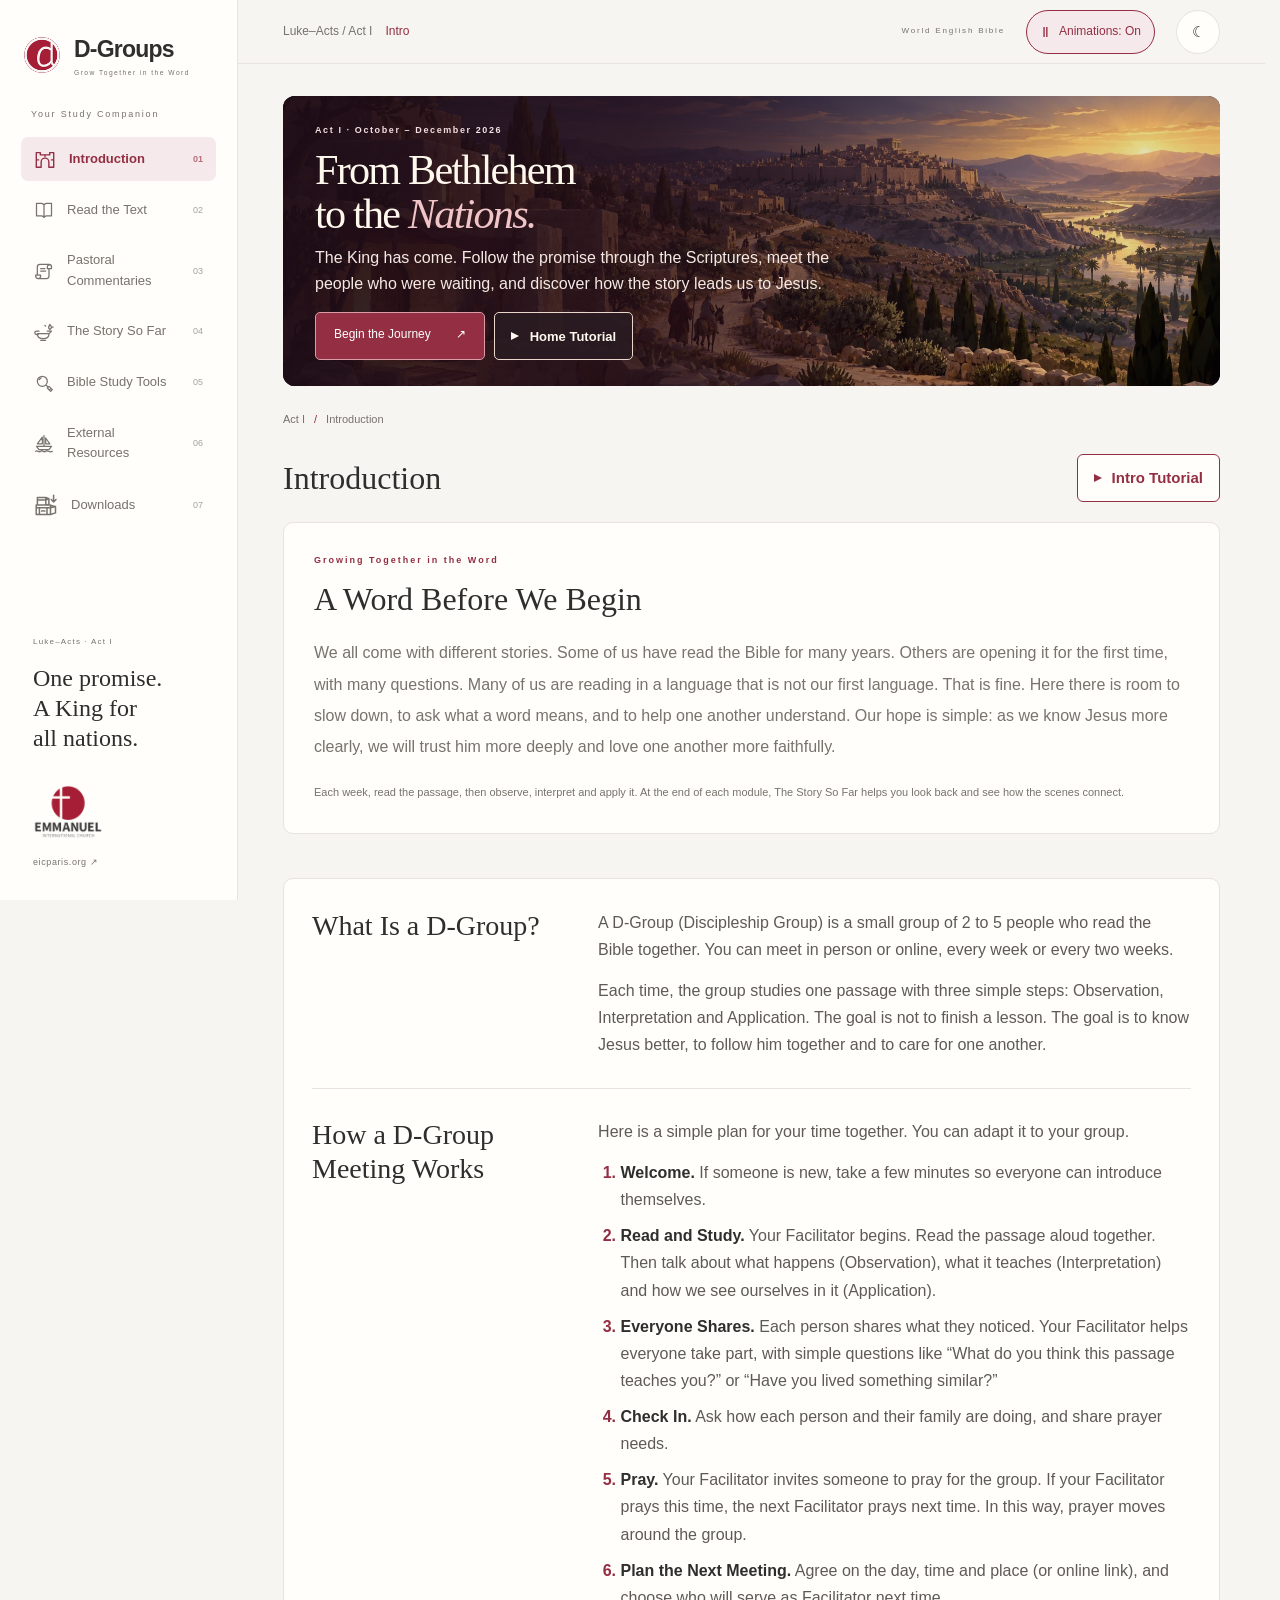
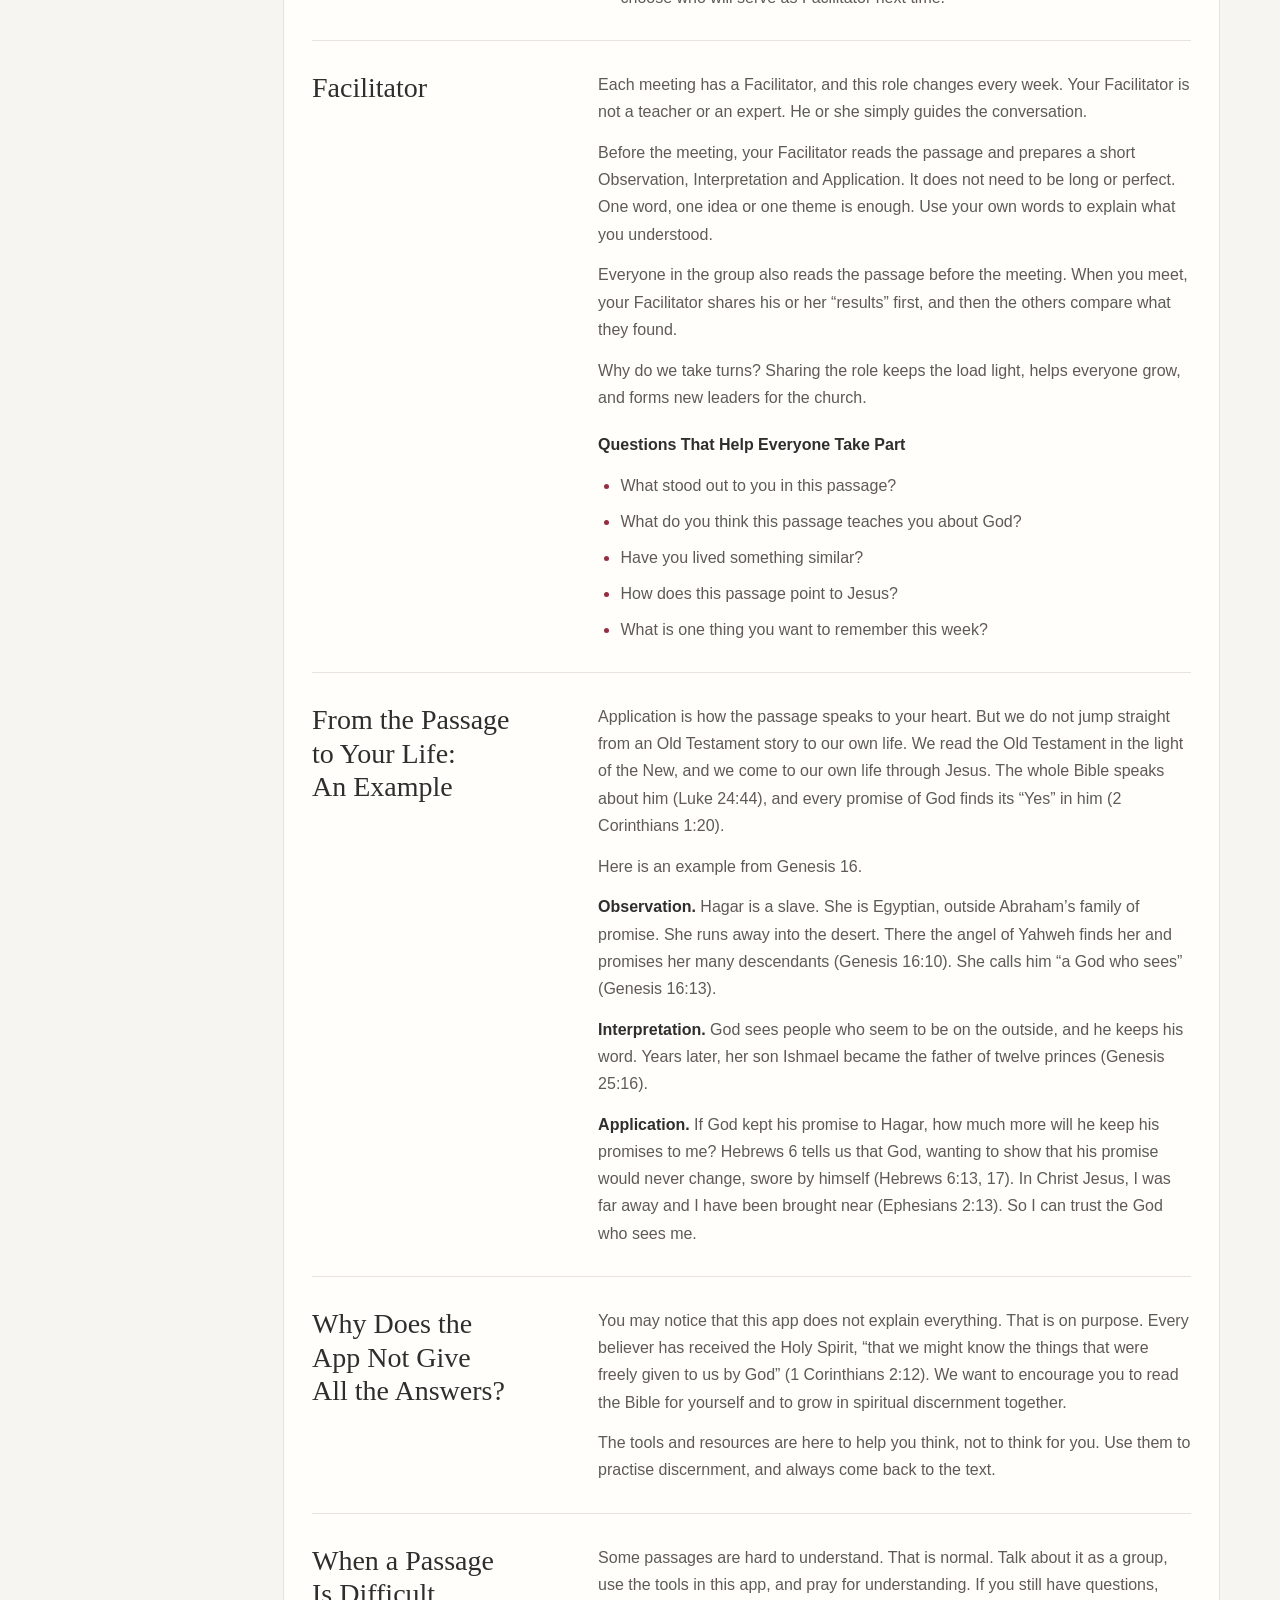
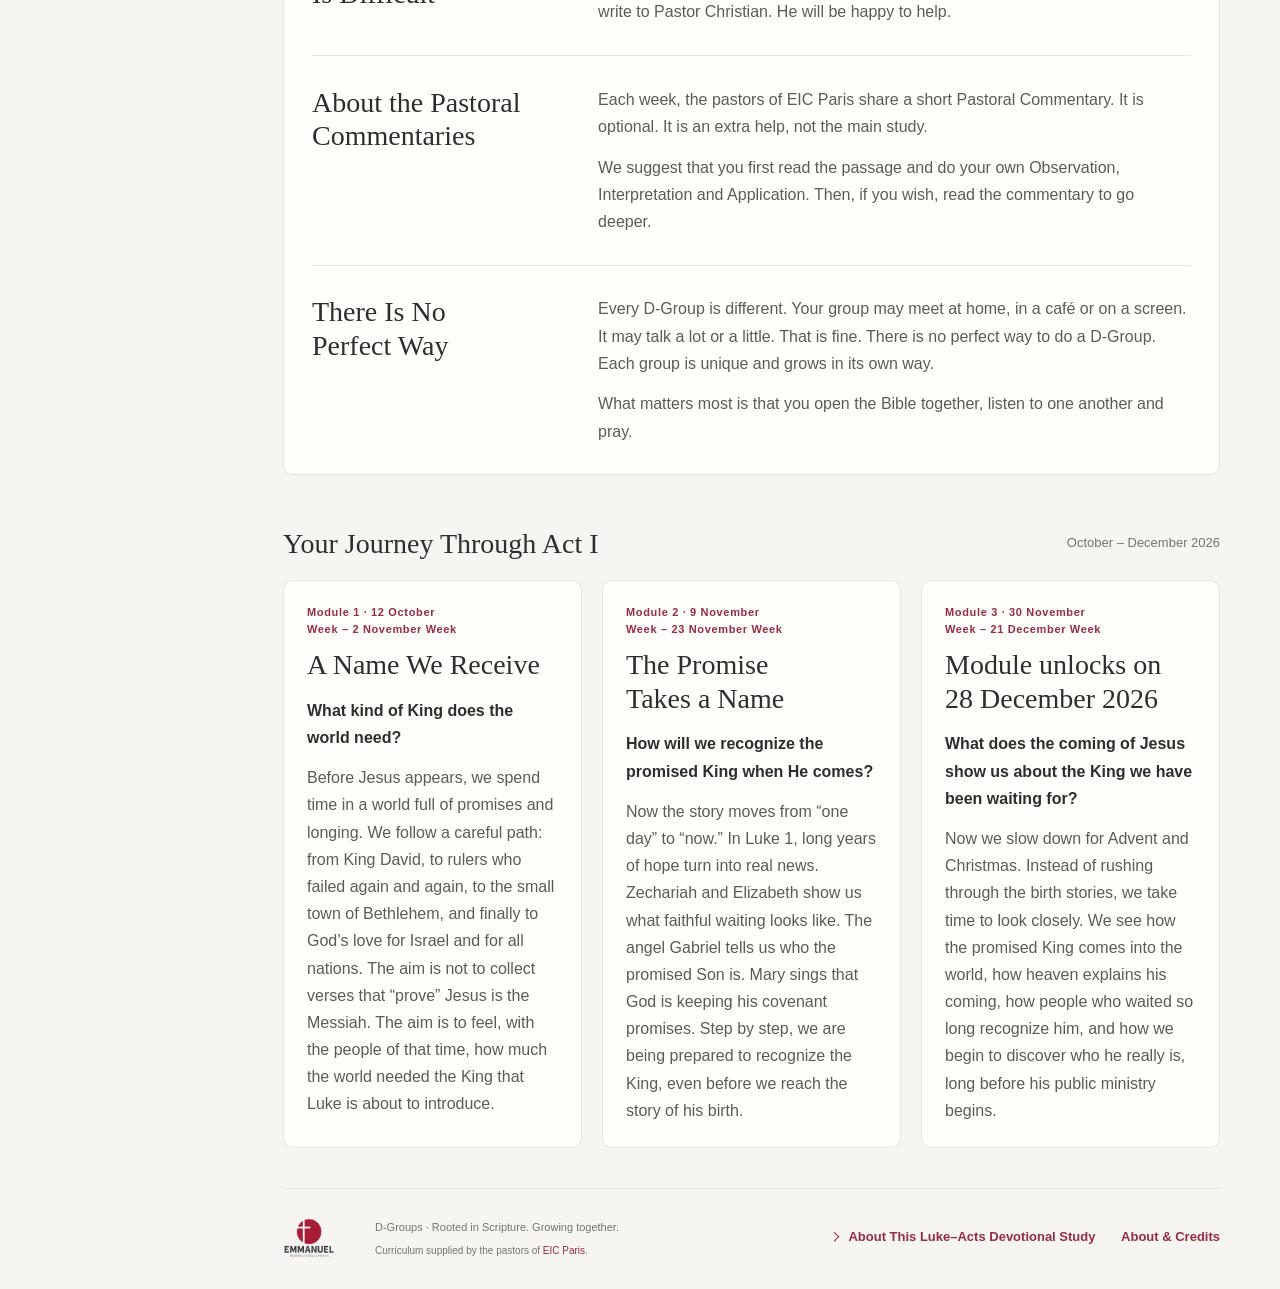
<file: index.html>
<!doctype html>
<html lang="en">
<head>
 <meta charset="utf-8"><meta name="viewport" content="width=device-width, initial-scale=1, viewport-fit=cover">
 <script src="./motion-preference.js?v=15bc0a3595b8"></script>
 <meta name="theme-color" content="#942e42">
 <meta name="description" content="Study Luke and Acts with weekly Bible readings, pastoral devotionals, reflection questions and study tools. From Bethlehem to the Nations, by EIC Paris.">
 <meta name="lesson-catalog" content="./published/catalog.json"><meta name="lesson-base" content="./published">
 <meta name="reflection-catalog" content="./published/reflections.json">
 <meta name="story-catalog" content="./published/review-readings.json">
 <title>Luke and Acts Bible Study &amp; Devotionals | D-Groups</title>
 <link rel="stylesheet" href="./styles.css?v=5e049fb17cff"><link rel="stylesheet" href="./luke.css?v=43a651f6694f"><link rel="stylesheet" href="./journey.css?v=5d3bdaba5dc2"><link rel="stylesheet" href="./interaction.css?v=87c276fef29e"><link rel="stylesheet" href="./refinement.css?v=7105effb3d0e"><link rel="stylesheet" href="./motion.css?v=8731c761d07b">
 <link rel="stylesheet" href="./home-tutorial.css?v=1457f09810e0">
 <link rel="stylesheet" href="./downloads.css?v=4e717a36cd95">
 <link rel="stylesheet" href="./selector-ux.css?v=a87158fdb9f5">
 <script type="module" src="./app.js?v=5f3f459b65f5"></script>

 <!-- Sharing identity -->
 <link rel="icon" type="image/png" sizes="32x32" href="./assets/dgroups-icon-32.png?v=20261011">
 <link rel="icon" type="image/png" sizes="192x192" href="./assets/dgroups-icon-192.png?v=20261011">
 <link rel="apple-touch-icon" sizes="180x180" href="./assets/dgroups-apple-touch.png?v=20261011">

 <meta property="og:site_name" content="D-Groups · EIC Rueil-Malmaison">

 <meta property="og:image:type" content="image/jpeg">
 <meta property="og:image:width" content="1200">
 <meta property="og:image:height" content="630">
 <meta property="og:image:alt" content="From Bethlehem to the Nations. D-Groups October–December 2026 program. EIC Rueil-Malmaison.">

 <meta name="twitter:image:alt" content="From Bethlehem to the Nations. D-Groups October–December 2026 program. EIC Rueil-Malmaison.">
 <!-- /Sharing identity -->

<!-- Search discovery -->
<link rel="canonical" href="https://dgroupapp-luke-acts.eicparis.org/">
<link rel="alternate" hreflang="en" href="https://dgroupapp-luke-acts.eicparis.org/">
<link rel="alternate" hreflang="es" href="https://cnartatez-lgtm.github.io/dgroups-lucas-hechos-es/">
<meta name="robots" content="index, follow, max-image-preview:large">
<meta property="og:title" content="Luke and Acts Bible Study &amp; Devotionals | D-Groups"><meta property="og:description" content="Study Luke and Acts with weekly Bible readings, pastoral devotionals, reflection questions and study tools. From Bethlehem to the Nations, by EIC Paris."><meta property="og:url" content="https://dgroupapp-luke-acts.eicparis.org/"><meta property="og:type" content="website"><meta property="og:image" content="https://dgroupapp-luke-acts.eicparis.org/assets/share-en-20261011.jpg"><meta property="og:locale" content="en_GB"><meta name="twitter:card" content="summary_large_image"><meta name="twitter:title" content="Luke and Acts Bible Study &amp; Devotionals | D-Groups"><meta name="twitter:description" content="Study Luke and Acts with weekly Bible readings, pastoral devotionals, reflection questions and study tools. From Bethlehem to the Nations, by EIC Paris."><meta name="twitter:image" content="https://dgroupapp-luke-acts.eicparis.org/assets/share-en-20261011.jpg">
<script type="application/ld+json">{"@context":"https://schema.org","@type":"WebSite","@id":"https://dgroupapp-luke-acts.eicparis.org/#website","url":"https://dgroupapp-luke-acts.eicparis.org/","name":"Luke and Acts Bible Study & Devotionals | D-Groups","description":"Study Luke and Acts with weekly Bible readings, pastoral devotionals, reflection questions and study tools. From Bethlehem to the Nations, by EIC Paris.","inLanguage":"en","publisher":{"@type":"Organization","name":"EIC Paris","url":"https://eicparis.org/"},"image":"https://dgroupapp-luke-acts.eicparis.org/assets/share-en-20261011.jpg"}</script>
<link rel="stylesheet" href="./discovery.css?v=58b91e5da5c3">
<!-- /Search discovery -->
</head>
<body>
 <a class="skip" href="#main">Skip to study</a>
 <aside class="sidebar">
  <a class="brand" href="#introduction" aria-label="D-Groups introduction"><img src="./assets/dgroups.png" alt="" width="42" height="42"><span>D-Groups<small>Grow Together in the Word</small></span></a>
  <div class="sidebar-label">Your Study Companion</div>
  <nav id="navigation" aria-label="Study sections"></nav>
  <div class="sidebar-bottom"><div class="series-mark">Luke–Acts · Act I</div><p>One promise.<br>A King for<br>all nations.</p><a class="eic-brand" href="https://eicparis.org/" target="_blank" rel="noopener noreferrer"><span class="eic-logo-switch"><img class="eic-logo-light" src="./assets/eic-logo-light.png" alt="Emmanuel International Church Paris"><img class="eic-logo-dark" src="./assets/eic-logo-dark.png" alt="Emmanuel International Church Paris"></span><span>eicparis.org ↗</span></a></div>
 </aside>
 <div class="workspace">
  <header class="topbar"><div class="breadcrumb">From Promise to Witness <span>/</span> <strong>Luke–Acts</strong></div><div class="top-actions"><span class="translation-label">World English Bible</span><button id="motion-toggle" class="motion-toggle" type="button" aria-pressed="true" aria-label="Animations: On">Animations: On</button><button id="theme" class="icon-button" aria-label="Switch to dark mode">☾</button></div></header>
  <main id="main" tabindex="-1">
   <section class="series-hero series-hero-overlay" aria-labelledby="book-title" hidden><div class="hero-copy"><div class="eyebrow">Act I · October – December 2026</div><h1 id="book-title">From Bethlehem<br>to the <em>Nations.</em></h1><p>The King has come. Follow the promise through the Scriptures, meet the people who were waiting, and discover how the story leads us to Jesus.</p><div class="hero-actions"><a class="primary-button" href="#reading">Begin the Journey <span aria-hidden="true">↗</span></a><button type="button" id="home-tutorial-launch" class="hero-tutorial-button" aria-haspopup="dialog" aria-controls="home-tutorial">Home Tutorial</button></div></div><img src="./assets/act-one.webp" alt="An exclusive Act I illustration of a road from Bethlehem towards Jerusalem and the Jordan valley at dawn." width="1672" height="941" loading="eager" fetchpriority="high" decoding="async"></section>

<div id="view"><p class="loading" role="status">Opening your study companion…</p></div>
   <footer class="study-footer"><span class="footer-identity"><a class="footer-eic-mark" href="https://eicparis.org/" target="_blank" rel="noopener noreferrer"><span class="eic-logo-switch"><img class="eic-logo-light" src="./assets/eic-logo-light.png" alt="EIC Paris"><img class="eic-logo-dark" src="./assets/eic-logo-dark.png" alt="EIC Paris"></span></a><span>D-Groups · Rooted in Scripture. Growing together.<small class="pastoral-review">Curriculum supplied by the pastors of <a href="https://eicparis.org/" target="_blank" rel="noopener noreferrer">EIC Paris</a>.</small></span></span>
    <!-- Discovery overview --><details id="search-overview" class="search-overview"><summary>About This Luke–Acts Devotional Study</summary><p>From Bethlehem to the Nations is a free Bible study for personal reflection and small groups. Read Scripture, explore its context and talk through observation, interpretation and application, with pastoral commentary from EIC Paris.</p><a href="./devotionals/">Published Devotionals →</a></details><!-- /Discovery overview -->
    <button class="text-link" id="sources">About & Credits</button></footer>
  </main>
 </div>
 <dialog id="detail" aria-labelledby="dialog-title"><div class="dialog-top"><span id="dialog-kicker" class="eyebrow"></span><button id="close-dialog" class="icon-button" aria-label="Close dialog">✕</button></div><div id="dialog-body"></div></dialog>
 <div class="toast" id="toast" role="status"></div>
 <noscript><p>This app needs JavaScript for its study tools. You can <a href="https://ebible.org/eng-web/LUK01.htm">read Luke in the World English Bible</a>.</p></noscript>
</body>
</html>
</file>
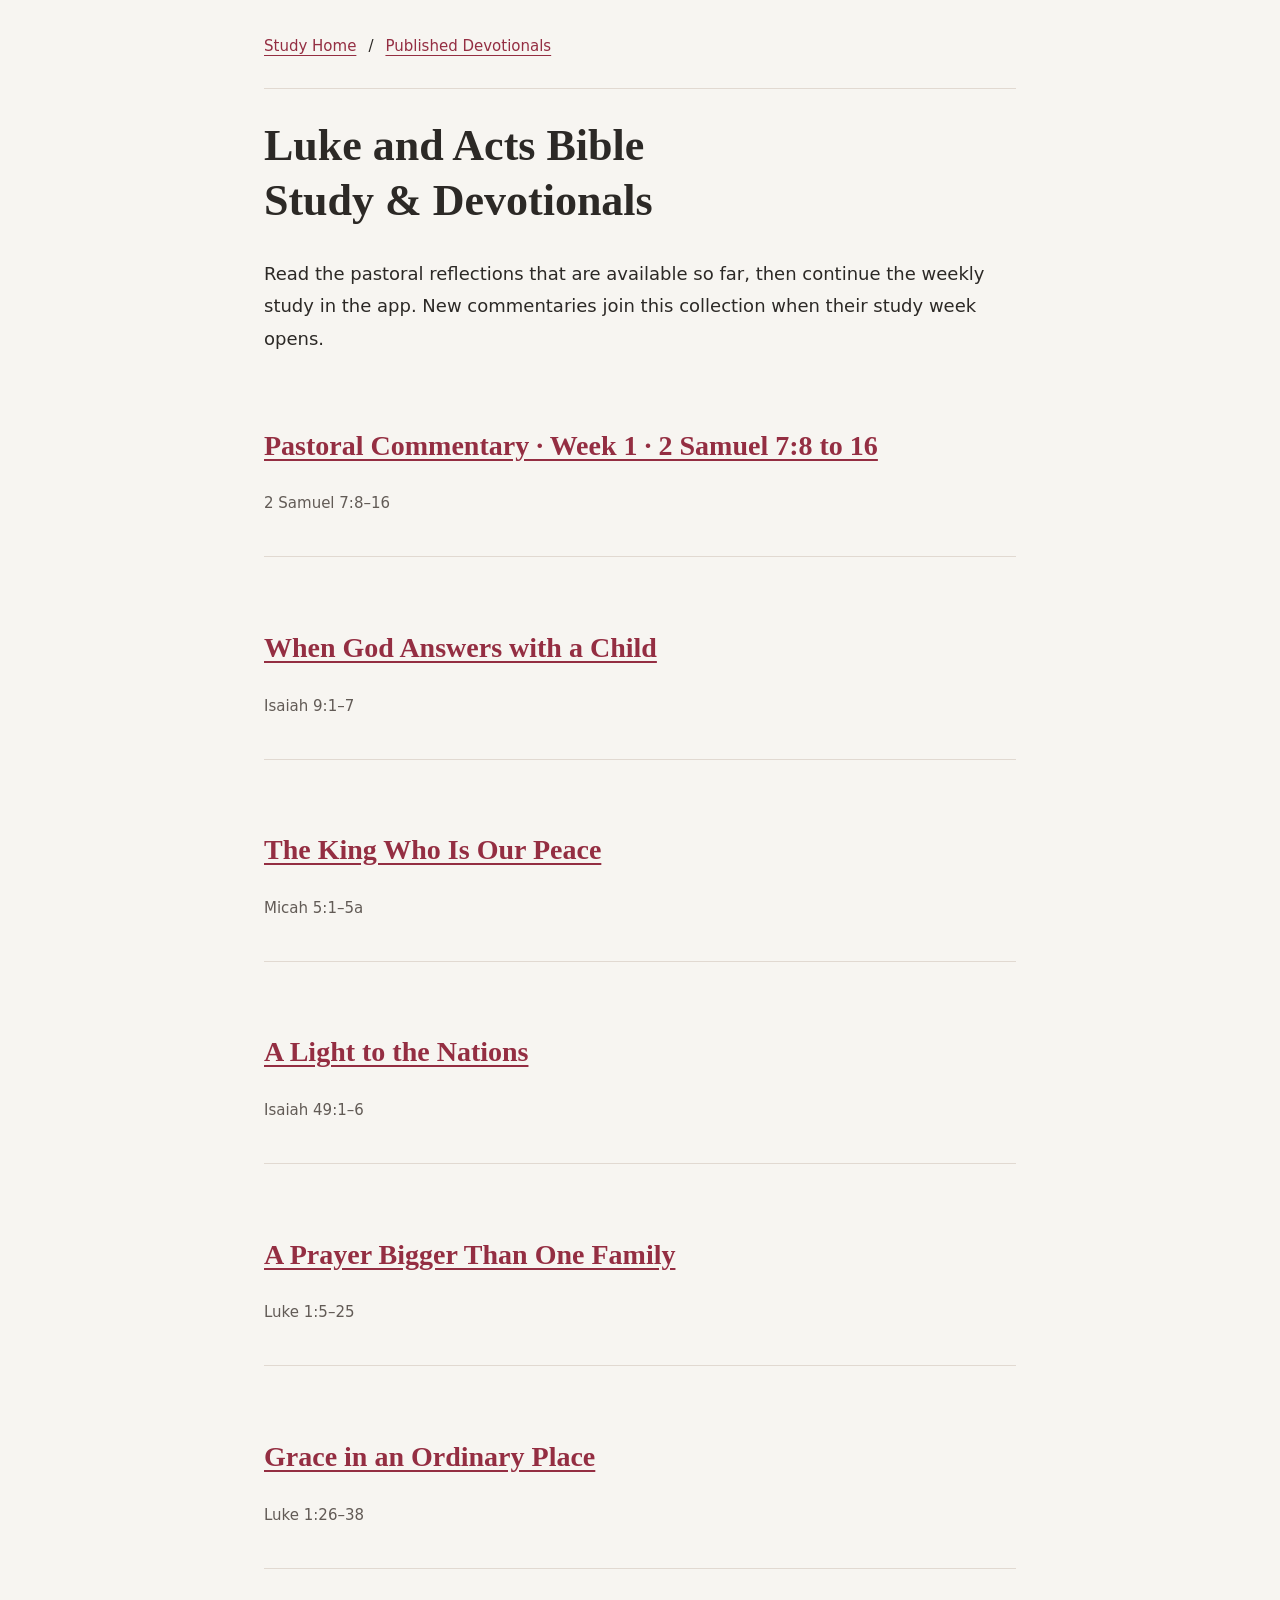
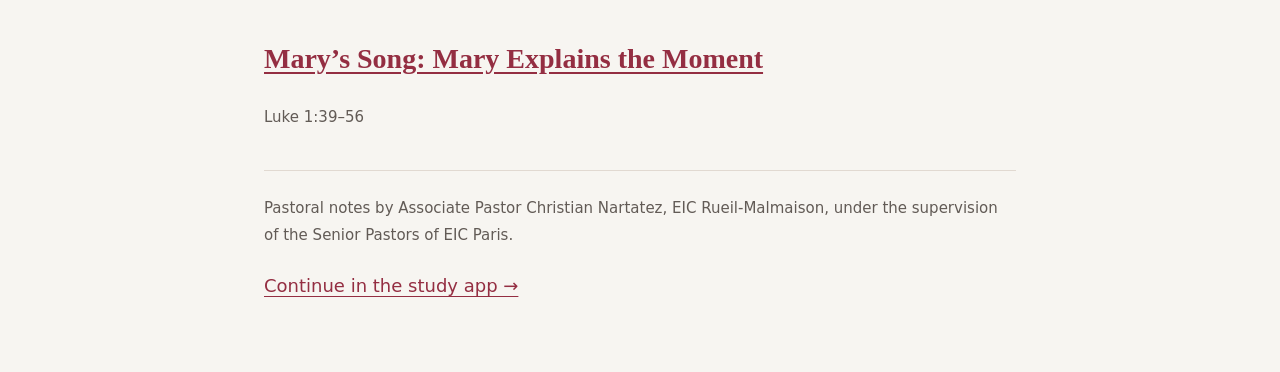
<file: devotionals/index.html>
<!doctype html>
<html lang="en"><head><meta charset="utf-8"><meta name="viewport" content="width=device-width, initial-scale=1, viewport-fit=cover"><title>Luke and Acts Bible Study &amp; Devotionals</title><meta name="description" content="Study Luke and Acts with weekly Bible readings, pastoral devotionals, reflection questions and study tools. From Bethlehem to the Nations, by EIC Paris."><link rel="canonical" href="https://dgroupapp-luke-acts.eicparis.org/devotionals/">
<link rel="alternate" hreflang="en" href="https://dgroupapp-luke-acts.eicparis.org/devotionals/">
<link rel="alternate" hreflang="es" href="https://cnartatez-lgtm.github.io/dgroups-lucas-hechos-es/devotionals/">
<meta name="robots" content="index, follow, max-image-preview:large">
<meta property="og:title" content="Luke and Acts Bible Study &amp; Devotionals"><meta property="og:description" content="Study Luke and Acts with weekly Bible readings, pastoral devotionals, reflection questions and study tools. From Bethlehem to the Nations, by EIC Paris."><meta property="og:url" content="https://dgroupapp-luke-acts.eicparis.org/devotionals/"><meta property="og:type" content="website"><meta property="og:image" content="https://dgroupapp-luke-acts.eicparis.org/assets/share-en-20261011.jpg"><meta property="og:locale" content="en_GB"><meta name="twitter:card" content="summary_large_image"><meta name="twitter:title" content="Luke and Acts Bible Study &amp; Devotionals"><meta name="twitter:description" content="Study Luke and Acts with weekly Bible readings, pastoral devotionals, reflection questions and study tools. From Bethlehem to the Nations, by EIC Paris."><meta name="twitter:image" content="https://dgroupapp-luke-acts.eicparis.org/assets/share-en-20261011.jpg">
<script type="application/ld+json">{"@context":"https://schema.org","@type":"CollectionPage","@id":"https://dgroupapp-luke-acts.eicparis.org/devotionals/#collectionpage","url":"https://dgroupapp-luke-acts.eicparis.org/devotionals/","name":"Luke and Acts Bible Study & Devotionals","description":"Study Luke and Acts with weekly Bible readings, pastoral devotionals, reflection questions and study tools. From Bethlehem to the Nations, by EIC Paris.","inLanguage":"en","publisher":{"@type":"Organization","name":"EIC Paris","url":"https://eicparis.org/"},"image":"https://dgroupapp-luke-acts.eicparis.org/assets/share-en-20261011.jpg"}</script><link rel="icon" href="../favicon.ico"><link rel="stylesheet" href="../discovery.css"></head><body class="reading-document"><main class="reading-page"><header><nav aria-label="Location"><a href="../#introduction">Study Home</a><span aria-hidden="true">/</span><a href="./">Published Devotionals</a></nav></header><h1>Luke and Acts Bible Study & Devotionals</h1><p>Read the pastoral reflections that are available so far, then continue the weekly study in the app. New commentaries join this collection when their study week opens.</p><article><h2><a href="week-01/">Pastoral Commentary · Week 1 · 2 Samuel 7:8 to 16</a></h2><p class="passage">2 Samuel 7:8–16</p></article><article><h2><a href="week-02/">When God Answers with a Child</a></h2><p class="passage">Isaiah 9:1–7</p></article><article><h2><a href="week-03/">The King Who Is Our Peace</a></h2><p class="passage">Micah 5:1–5a</p></article><article><h2><a href="week-04/">A Light to the Nations</a></h2><p class="passage">Isaiah 49:1–6</p></article><article><h2><a href="week-05/">A Prayer Bigger Than One Family</a></h2><p class="passage">Luke 1:5–25</p></article><article><h2><a href="week-06/">Grace in an Ordinary Place</a></h2><p class="passage">Luke 1:26–38</p></article><article><h2><a href="week-07/">Mary’s Song: Mary Explains the Moment</a></h2><p class="passage">Luke 1:39–56</p></article><footer><p class="byline">Pastoral notes by Associate Pastor Christian Nartatez, EIC Rueil-Malmaison, under the supervision of the Senior Pastors of EIC Paris.</p><a href="../#studies">Continue in the study app →</a></footer></main></body></html>
</file>
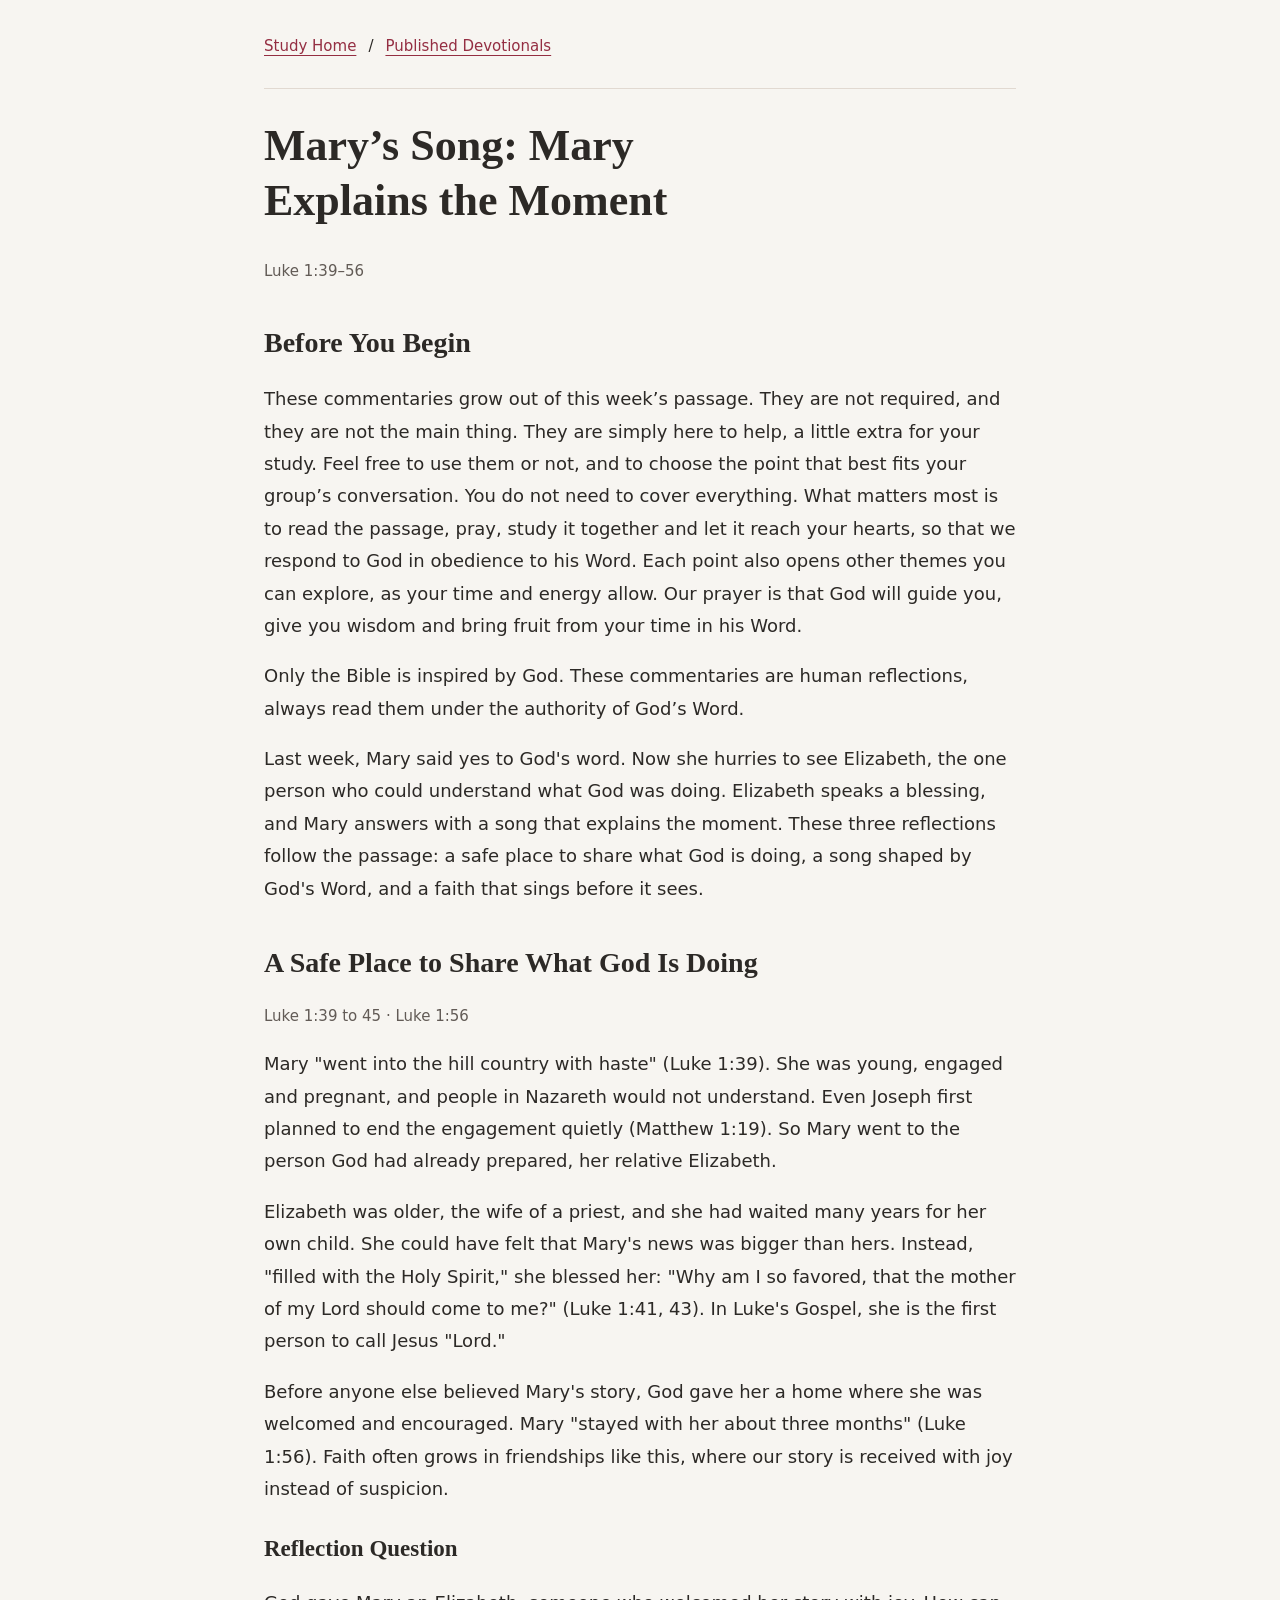
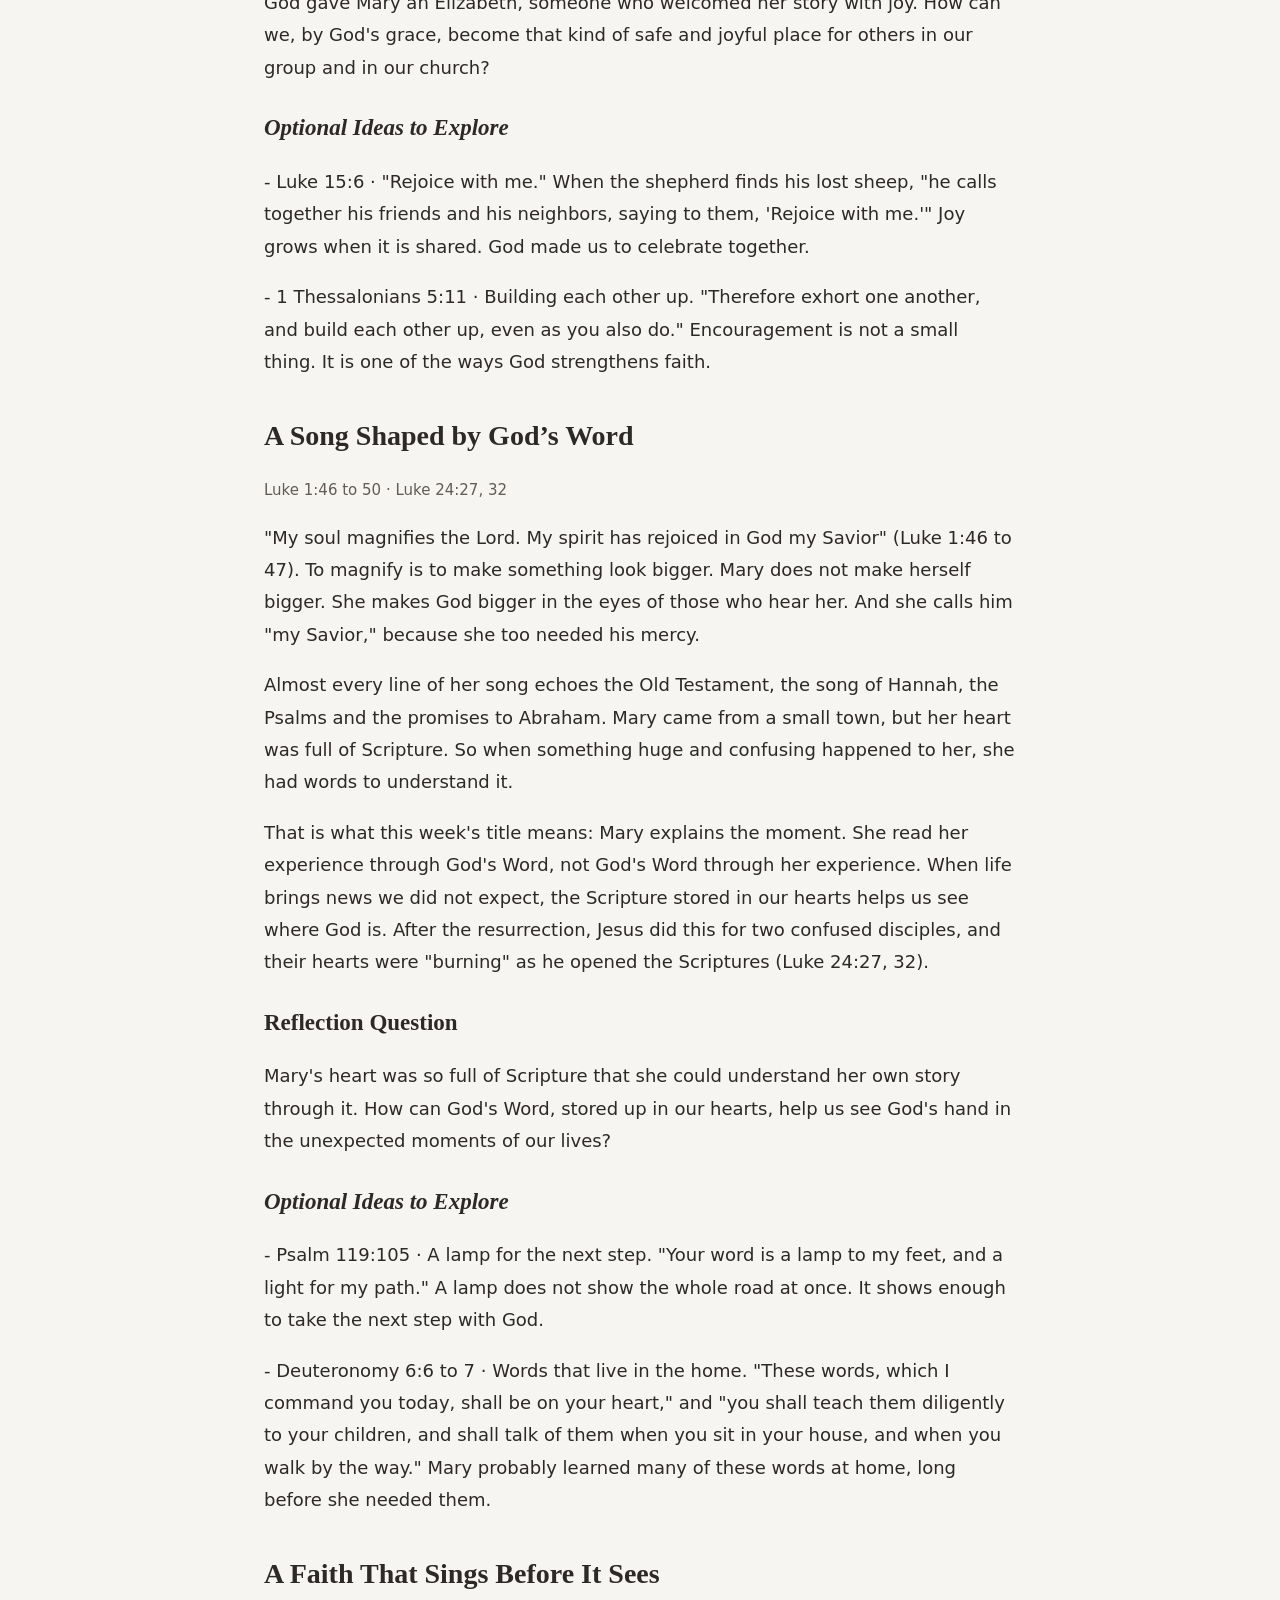
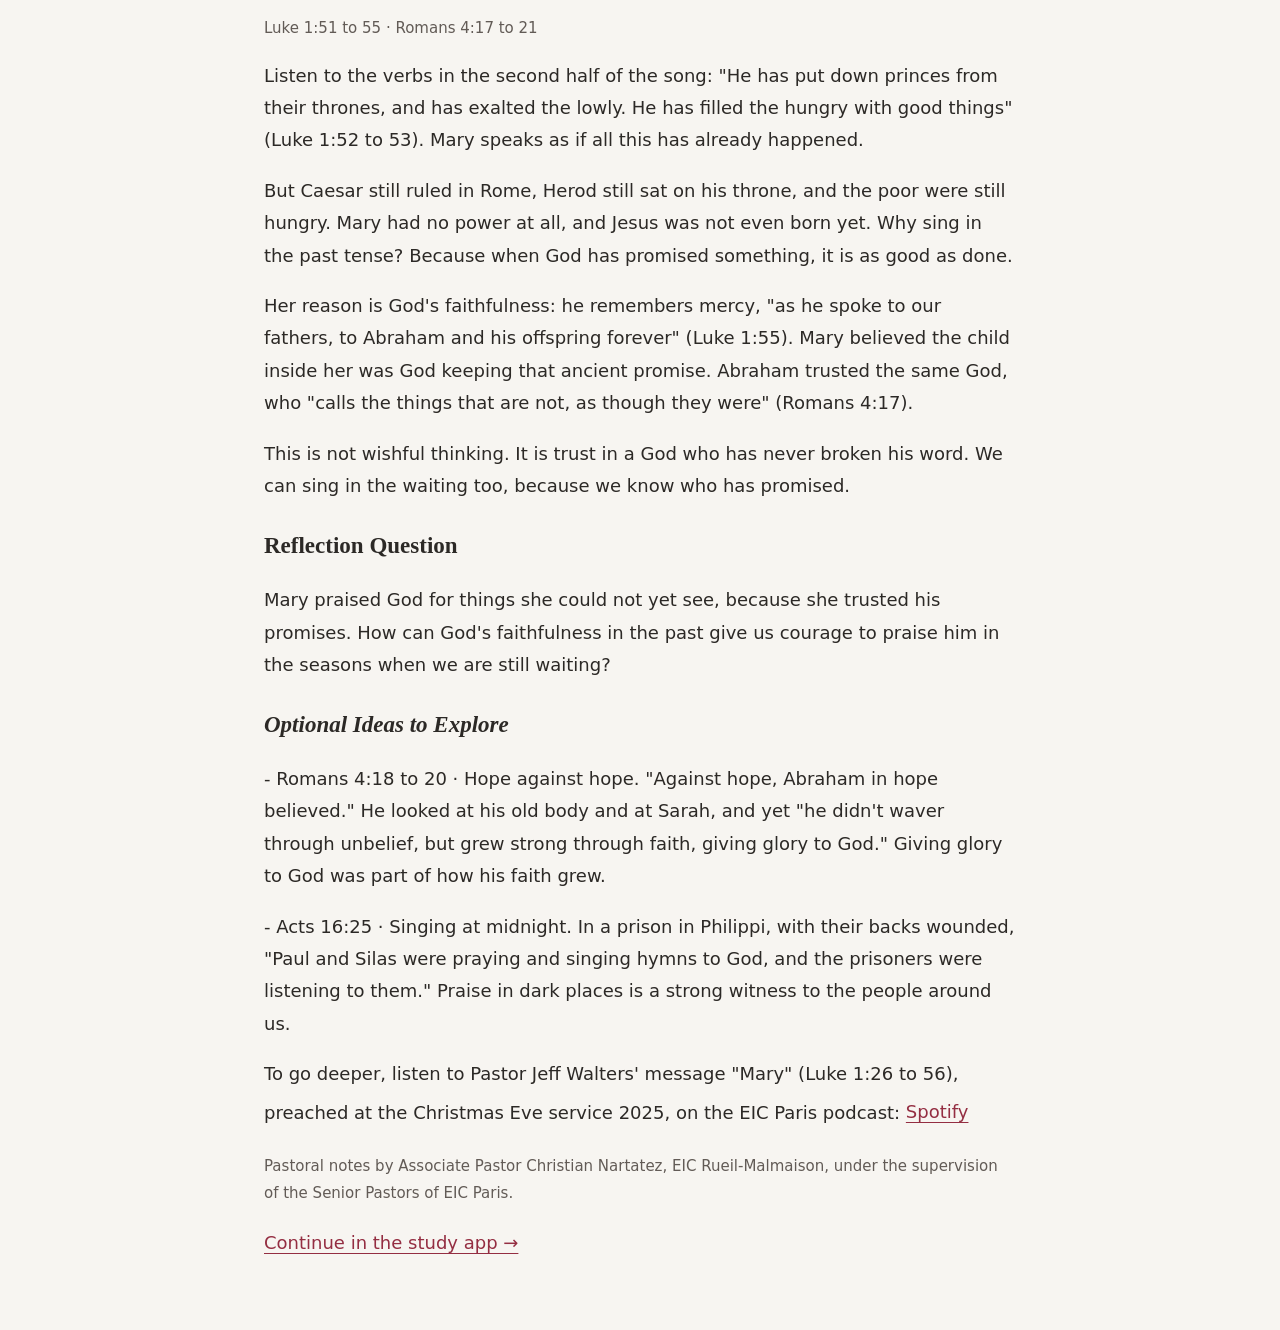
<file: devotionals/week-07/index.html>
<!doctype html>
<html lang="en"><head><meta charset="utf-8"><meta name="viewport" content="width=device-width, initial-scale=1, viewport-fit=cover"><title>Mary’s Song: Mary Explains the Moment | Luke 1:39–56 | D-Groups</title><meta name="description" content="Devotional and pastoral Bible commentary on Luke 1:39–56: Mary’s Song: Mary Explains the Moment. Reflect and study together with EIC Paris."><link rel="canonical" href="https://dgroupapp-luke-acts.eicparis.org/devotionals/week-07/">
<link rel="alternate" hreflang="en" href="https://dgroupapp-luke-acts.eicparis.org/devotionals/week-07/">
<link rel="alternate" hreflang="es" href="https://cnartatez-lgtm.github.io/dgroups-lucas-hechos-es/devotionals/week-07/">
<meta name="robots" content="index, follow, max-image-preview:large">
<meta property="og:title" content="Mary’s Song: Mary Explains the Moment | Luke 1:39–56 | D-Groups"><meta property="og:description" content="Devotional and pastoral Bible commentary on Luke 1:39–56: Mary’s Song: Mary Explains the Moment. Reflect and study together with EIC Paris."><meta property="og:url" content="https://dgroupapp-luke-acts.eicparis.org/devotionals/week-07/"><meta property="og:type" content="article"><meta property="og:image" content="https://dgroupapp-luke-acts.eicparis.org/assets/share-en-20261011.jpg"><meta property="og:locale" content="en_GB"><meta name="twitter:card" content="summary_large_image"><meta name="twitter:title" content="Mary’s Song: Mary Explains the Moment | Luke 1:39–56 | D-Groups"><meta name="twitter:description" content="Devotional and pastoral Bible commentary on Luke 1:39–56: Mary’s Song: Mary Explains the Moment. Reflect and study together with EIC Paris."><meta name="twitter:image" content="https://dgroupapp-luke-acts.eicparis.org/assets/share-en-20261011.jpg">
<script type="application/ld+json">{"@context":"https://schema.org","@type":"Article","@id":"https://dgroupapp-luke-acts.eicparis.org/devotionals/week-07/#article","url":"https://dgroupapp-luke-acts.eicparis.org/devotionals/week-07/","name":"Mary’s Song: Mary Explains the Moment | Luke 1:39–56 | D-Groups","headline":"Mary’s Song: Mary Explains the Moment | Luke 1:39–56 | D-Groups","author":{"@type":"Person","name":"Christian Nartatez","jobTitle":"Associate Pastor"},"description":"Devotional and pastoral Bible commentary on Luke 1:39–56: Mary’s Song: Mary Explains the Moment. Reflect and study together with EIC Paris.","inLanguage":"en","publisher":{"@type":"Organization","name":"EIC Paris","url":"https://eicparis.org/"},"image":"https://dgroupapp-luke-acts.eicparis.org/assets/share-en-20261011.jpg"}</script><link rel="icon" href="../../favicon.ico"><link rel="stylesheet" href="../../discovery.css"></head><body class="reading-document"><main class="reading-page"><header><nav aria-label="Location"><a href="../../#introduction">Study Home</a><span aria-hidden="true">/</span><a href="../">Published Devotionals</a></nav></header><h1>Mary’s Song: Mary Explains the Moment</h1><p class="passage">Luke 1:39–56</p><h2>Before You Begin</h2>
<p>These commentaries grow out of this week’s passage. They are not required, and they are not the main thing. They are simply here to help, a little extra for your study. Feel free to use them or not, and to choose the point that best fits your group’s conversation. You do not need to cover everything. What matters most is to read the passage, pray, study it together and let it reach your hearts, so that we respond to God in obedience to his Word. Each point also opens other themes you can explore, as your time and energy allow. Our prayer is that God will guide you, give you wisdom and bring fruit from your time in his Word.</p>
<p>Only the Bible is inspired by God. These commentaries are human reflections, always read them under the authority of God’s Word.</p>
<p>Last week, Mary said yes to God&#39;s word. Now she hurries to see Elizabeth, the one person who could understand what God was doing. Elizabeth speaks a blessing, and Mary answers with a song that explains the moment. These three reflections follow the passage: a safe place to share what God is doing, a song shaped by God&#39;s Word, and a faith that sings before it sees.</p><section><h2>A Safe Place to Share What God Is Doing</h2><p class="passage">Luke 1:39 to 45 · Luke 1:56</p><p>Mary &quot;went into the hill country with haste&quot; (Luke 1:39). She was young, engaged and pregnant, and people in Nazareth would not understand. Even Joseph first planned to end the engagement quietly (Matthew 1:19). So Mary went to the person God had already prepared, her relative Elizabeth.</p>
<p>Elizabeth was older, the wife of a priest, and she had waited many years for her own child. She could have felt that Mary&#39;s news was bigger than hers. Instead, &quot;filled with the Holy Spirit,&quot; she blessed her: &quot;Why am I so favored, that the mother of my Lord should come to me?&quot; (Luke 1:41, 43). In Luke&#39;s Gospel, she is the first person to call Jesus &quot;Lord.&quot;</p>
<p>Before anyone else believed Mary&#39;s story, God gave her a home where she was welcomed and encouraged. Mary &quot;stayed with her about three months&quot; (Luke 1:56). Faith often grows in friendships like this, where our story is received with joy instead of suspicion.</p>
<h3>Reflection Question</h3>
<p>God gave Mary an Elizabeth, someone who welcomed her story with joy. How can we, by God&#39;s grace, become that kind of safe and joyful place for others in our group and in our church?</p>
<h3><em>Optional Ideas to Explore</em></h3>
<p>- Luke 15:6 · &quot;Rejoice with me.&quot; When the shepherd finds his lost sheep, &quot;he calls together his friends and his neighbors, saying to them, &#39;Rejoice with me.&#39;&quot; Joy grows when it is shared. God made us to celebrate together.</p>
<p>- 1 Thessalonians 5:11 · Building each other up. &quot;Therefore exhort one another, and build each other up, even as you also do.&quot; Encouragement is not a small thing. It is one of the ways God strengthens faith.</p></section><section><h2>A Song Shaped by God’s Word</h2><p class="passage">Luke 1:46 to 50 · Luke 24:27, 32</p><p>&quot;My soul magnifies the Lord. My spirit has rejoiced in God my Savior&quot; (Luke 1:46 to 47). To magnify is to make something look bigger. Mary does not make herself bigger. She makes God bigger in the eyes of those who hear her. And she calls him &quot;my Savior,&quot; because she too needed his mercy.</p>
<p>Almost every line of her song echoes the Old Testament, the song of Hannah, the Psalms and the promises to Abraham. Mary came from a small town, but her heart was full of Scripture. So when something huge and confusing happened to her, she had words to understand it.</p>
<p>That is what this week&#39;s title means: Mary explains the moment. She read her experience through God&#39;s Word, not God&#39;s Word through her experience. When life brings news we did not expect, the Scripture stored in our hearts helps us see where God is. After the resurrection, Jesus did this for two confused disciples, and their hearts were &quot;burning&quot; as he opened the Scriptures (Luke 24:27, 32).</p>
<h3>Reflection Question</h3>
<p>Mary&#39;s heart was so full of Scripture that she could understand her own story through it. How can God&#39;s Word, stored up in our hearts, help us see God&#39;s hand in the unexpected moments of our lives?</p>
<h3><em>Optional Ideas to Explore</em></h3>
<p>- Psalm 119:105 · A lamp for the next step. &quot;Your word is a lamp to my feet, and a light for my path.&quot; A lamp does not show the whole road at once. It shows enough to take the next step with God.</p>
<p>- Deuteronomy 6:6 to 7 · Words that live in the home. &quot;These words, which I command you today, shall be on your heart,&quot; and &quot;you shall teach them diligently to your children, and shall talk of them when you sit in your house, and when you walk by the way.&quot; Mary probably learned many of these words at home, long before she needed them.</p></section><section><h2>A Faith That Sings Before It Sees</h2><p class="passage">Luke 1:51 to 55 · Romans 4:17 to 21</p><p>Listen to the verbs in the second half of the song: &quot;He has put down princes from their thrones, and has exalted the lowly. He has filled the hungry with good things&quot; (Luke 1:52 to 53). Mary speaks as if all this has already happened.</p>
<p>But Caesar still ruled in Rome, Herod still sat on his throne, and the poor were still hungry. Mary had no power at all, and Jesus was not even born yet. Why sing in the past tense? Because when God has promised something, it is as good as done.</p>
<p>Her reason is God&#39;s faithfulness: he remembers mercy, &quot;as he spoke to our fathers, to Abraham and his offspring forever&quot; (Luke 1:55). Mary believed the child inside her was God keeping that ancient promise. Abraham trusted the same God, who &quot;calls the things that are not, as though they were&quot; (Romans 4:17).</p>
<p>This is not wishful thinking. It is trust in a God who has never broken his word. We can sing in the waiting too, because we know who has promised.</p>
<h3>Reflection Question</h3>
<p>Mary praised God for things she could not yet see, because she trusted his promises. How can God&#39;s faithfulness in the past give us courage to praise him in the seasons when we are still waiting?</p>
<h3><em>Optional Ideas to Explore</em></h3>
<p>- Romans 4:18 to 20 · Hope against hope. &quot;Against hope, Abraham in hope believed.&quot; He looked at his old body and at Sarah, and yet &quot;he didn&#39;t waver through unbelief, but grew strong through faith, giving glory to God.&quot; Giving glory to God was part of how his faith grew.</p>
<p>- Acts 16:25 · Singing at midnight. In a prison in Philippi, with their backs wounded, &quot;Paul and Silas were praying and singing hymns to God, and the prisoners were listening to them.&quot; Praise in dark places is a strong witness to the people around us.</p></section><p>To go deeper, listen to Pastor Jeff Walters&#39; message &quot;Mary&quot; (Luke 1:26 to 56), preached at the Christmas Eve service 2025, on the EIC Paris podcast: <a href="https://open.spotify.com/episode/4URRMzl4UpYhbn9LjbkaU6">Spotify</a></p><footer><p class="byline">Pastoral notes by Associate Pastor Christian Nartatez, EIC Rueil-Malmaison, under the supervision of the Senior Pastors of EIC Paris.</p><a href="../../#studies">Continue in the study app →</a></footer></main></body></html>
</file>
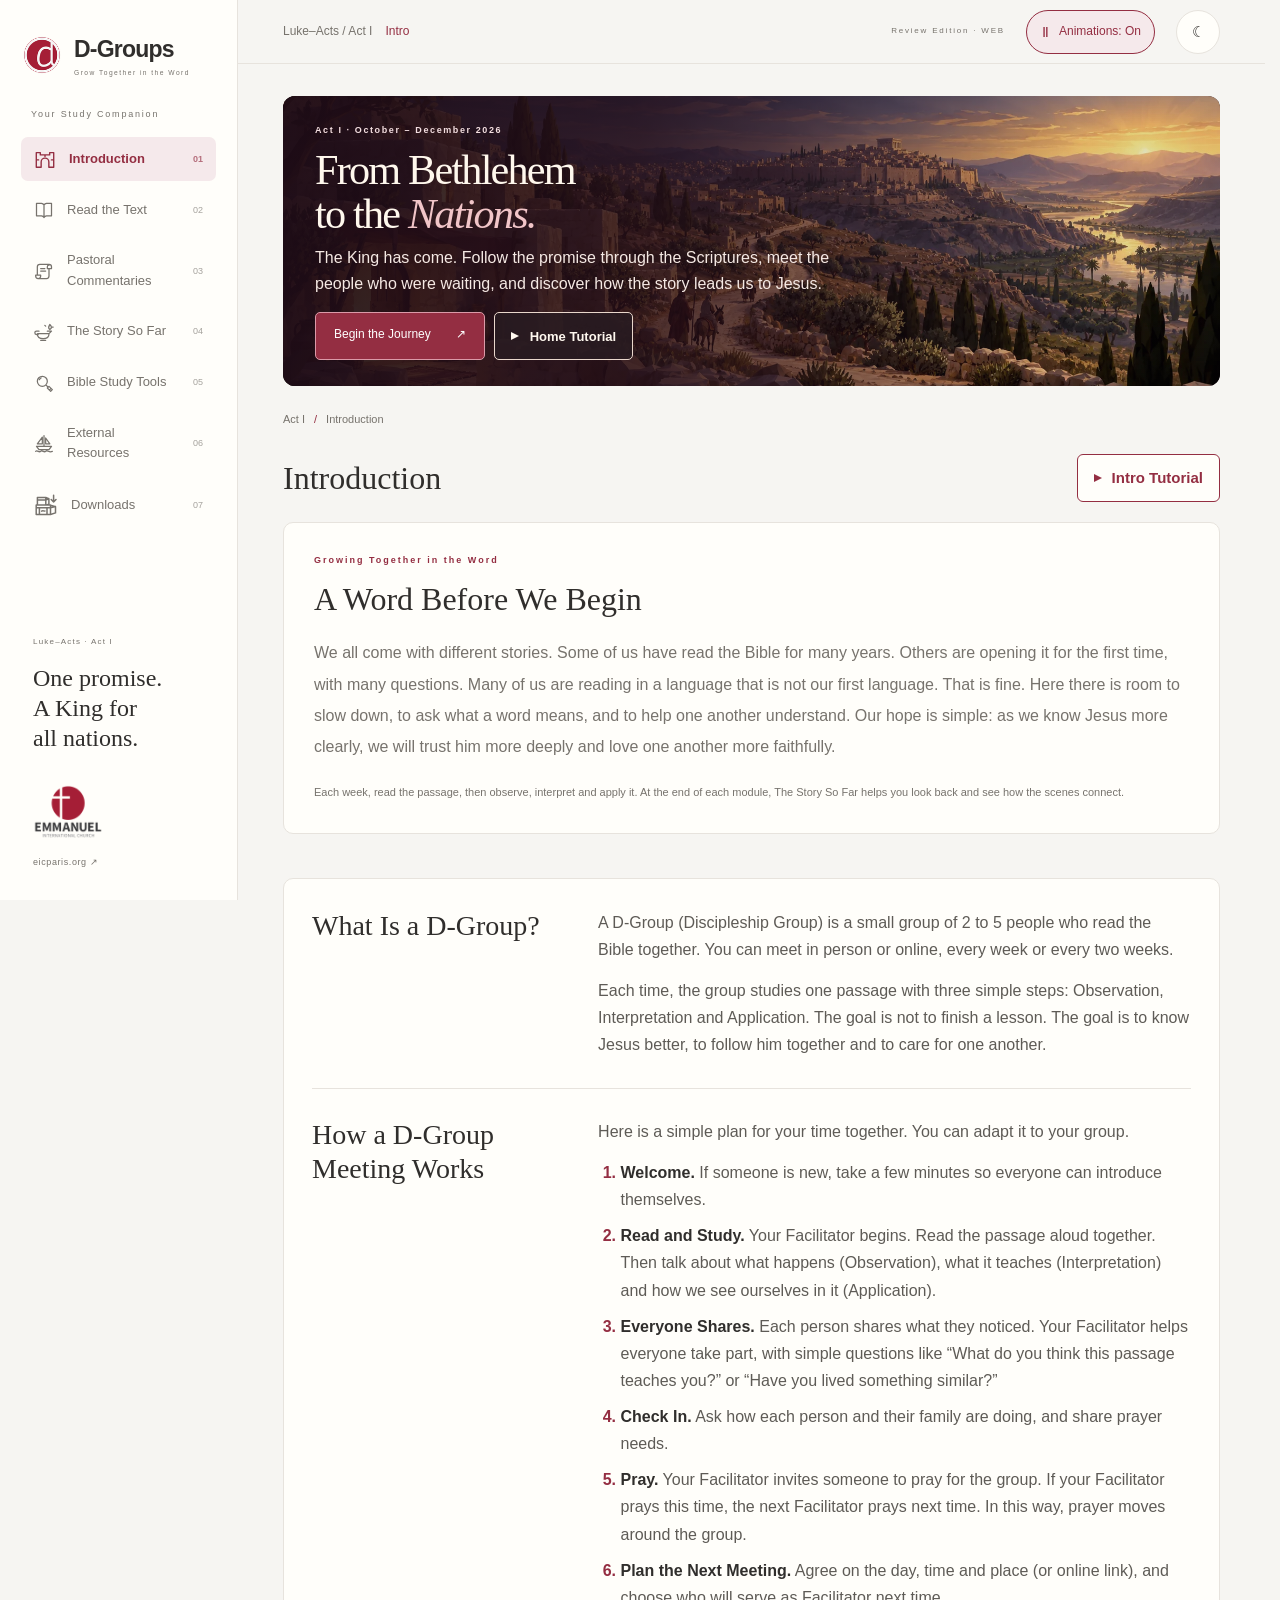
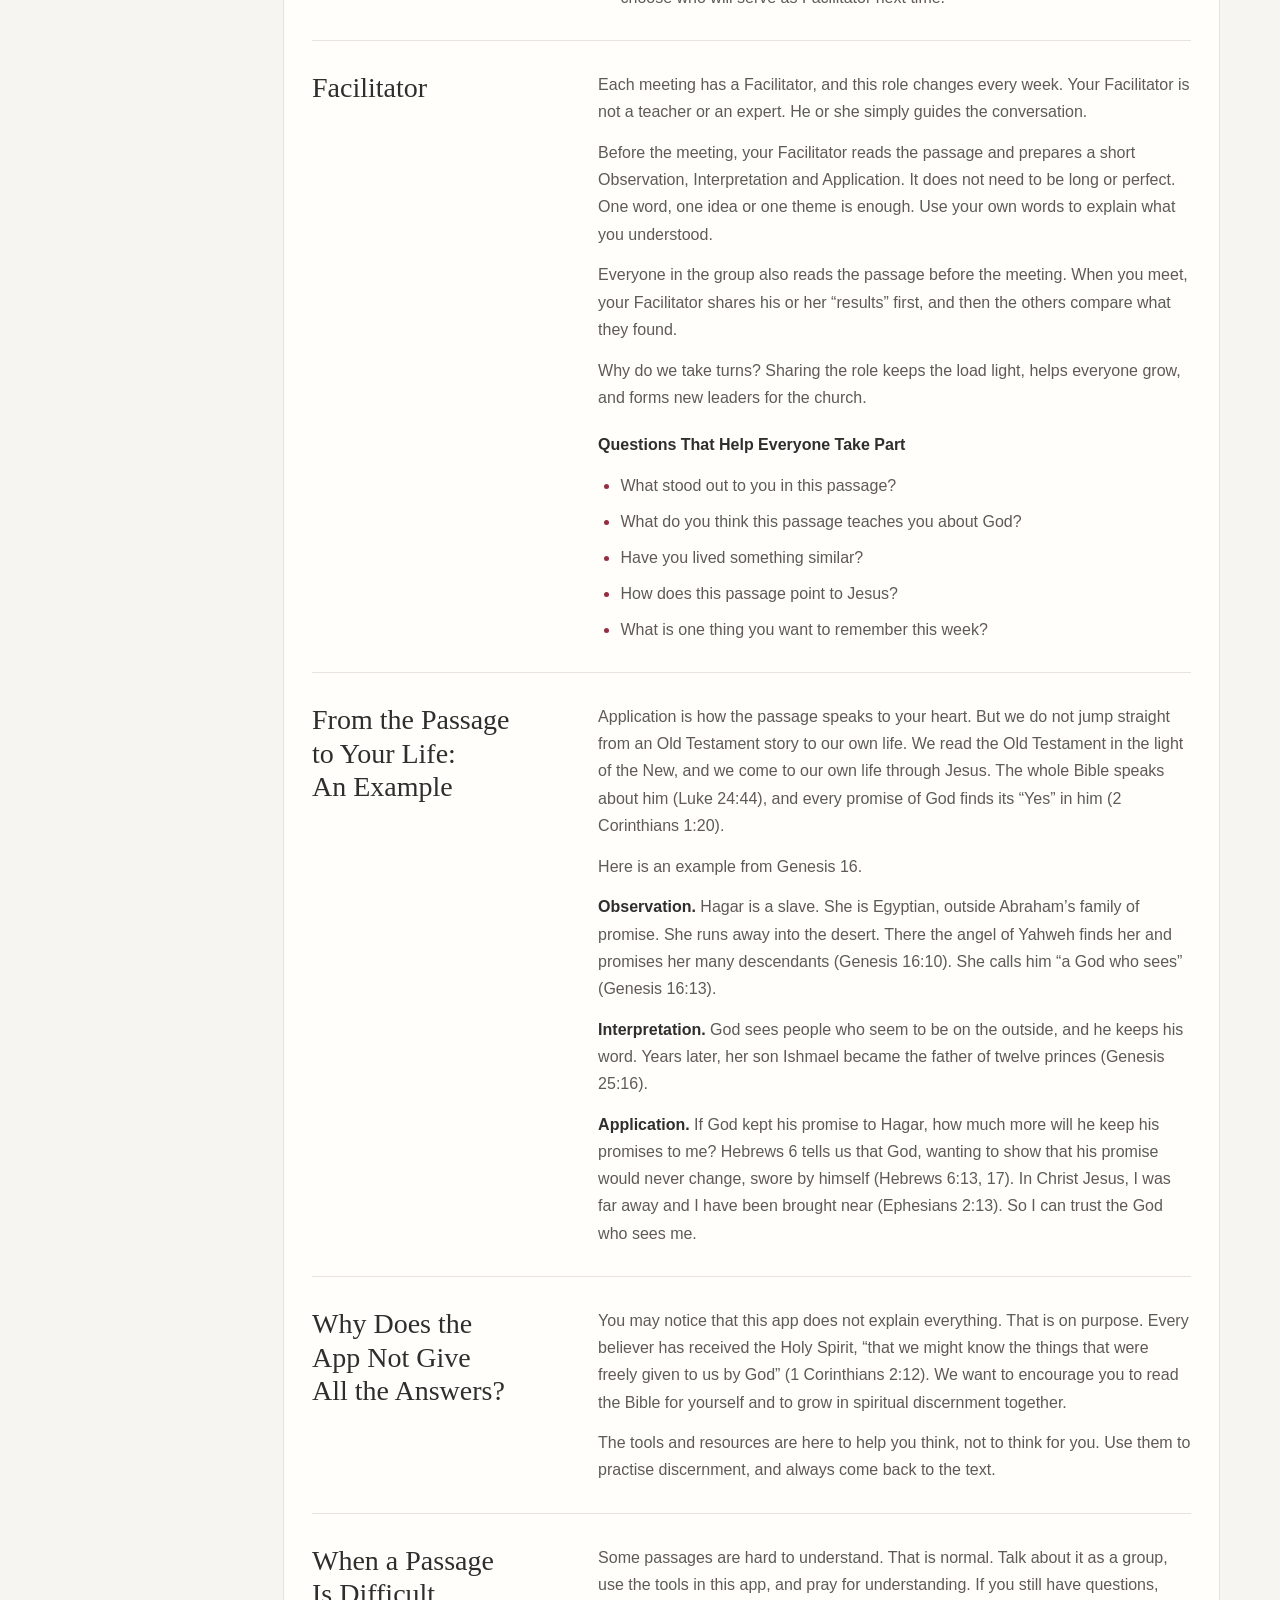
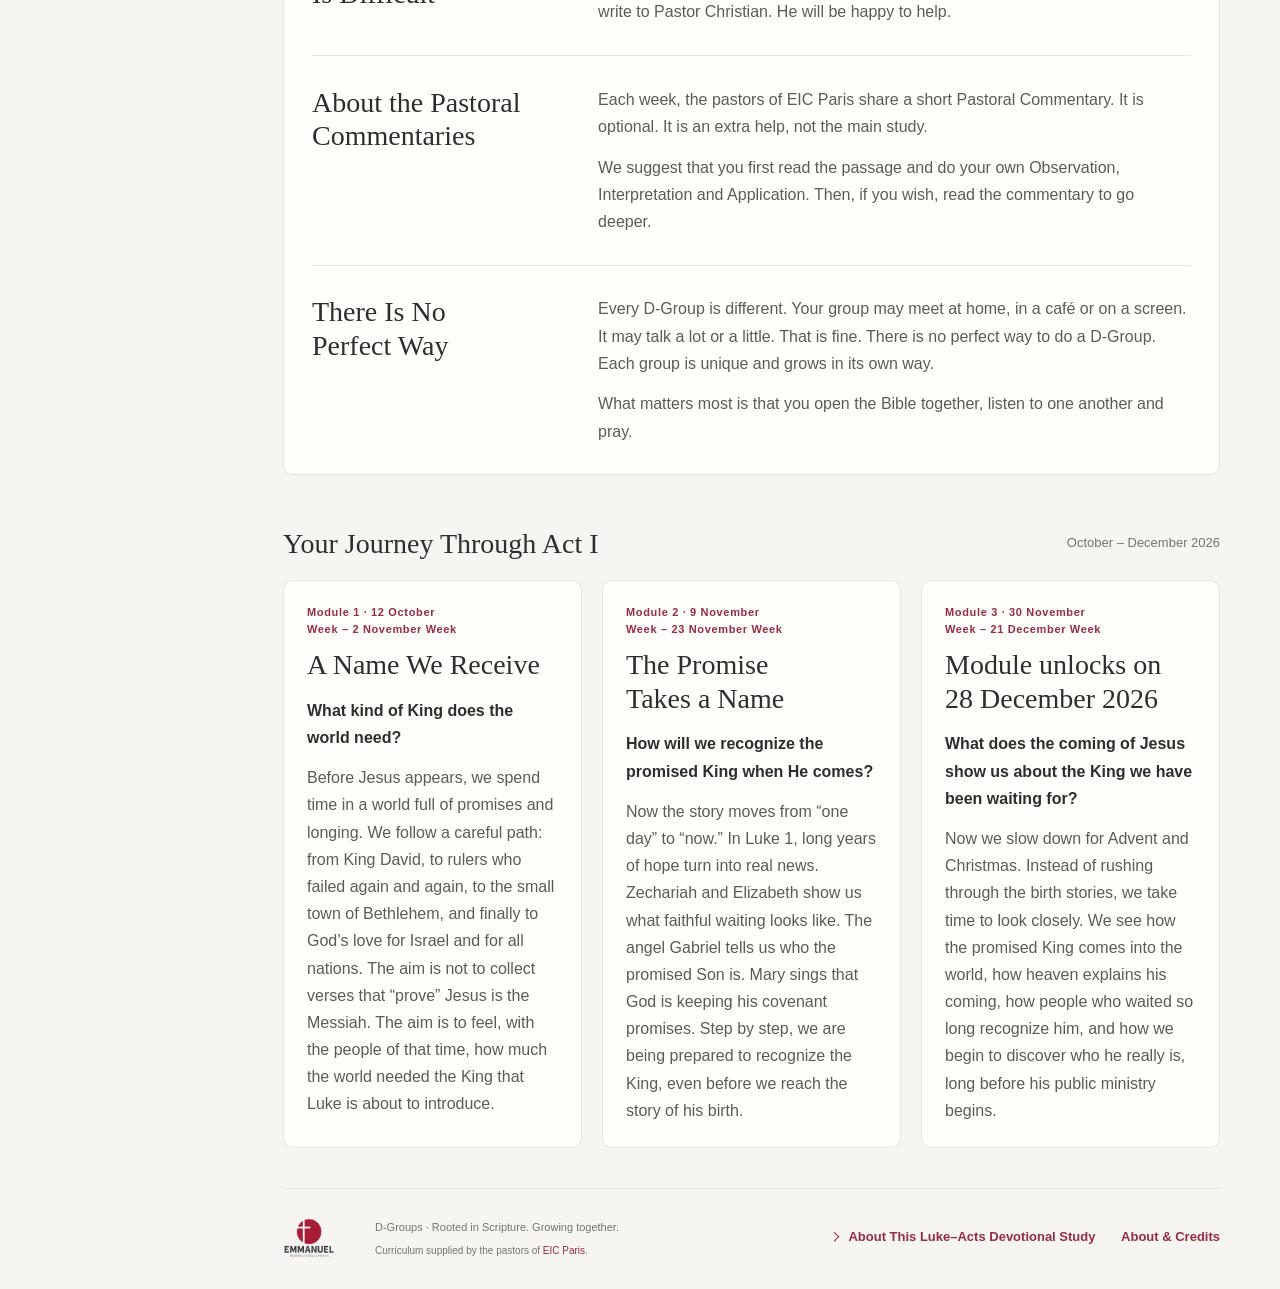
<file: review.html>
<!doctype html>
<html lang="en">
<head>
 <meta charset="utf-8"><meta name="viewport" content="width=device-width, initial-scale=1, viewport-fit=cover">
 <script src="./motion-preference.js?v=15bc0a3595b8"></script>
 <meta name="theme-color" content="#942e42">
 <meta name="description" content="Study Luke and Acts with weekly Bible readings, pastoral devotionals, reflection questions and study tools. From Bethlehem to the Nations, by EIC Paris.">
 <meta name="lesson-catalog" content="./published/catalog.json"><meta name="lesson-base" content="./published">
 <meta name="reflection-catalog" content="./published/review-readings.json">
 <meta name="story-catalog" content="./published/review-readings.json">
 <title>Luke and Acts Bible Study &amp; Devotionals | D-Groups</title>
 <link rel="stylesheet" href="./styles.css?v=5e049fb17cff"><link rel="stylesheet" href="./luke.css?v=43a651f6694f"><link rel="stylesheet" href="./journey.css?v=5d3bdaba5dc2"><link rel="stylesheet" href="./interaction.css?v=87c276fef29e"><link rel="stylesheet" href="./refinement.css?v=7105effb3d0e"><link rel="stylesheet" href="./motion.css?v=8731c761d07b">
 <link rel="stylesheet" href="./home-tutorial.css?v=1457f09810e0">
 <link rel="stylesheet" href="./downloads.css?v=4e717a36cd95">
 <link rel="stylesheet" href="./selector-ux.css?v=a87158fdb9f5">
 <script type="module" src="./app.js?v=5f3f459b65f5"></script>

 <!-- Sharing identity -->
 <link rel="icon" type="image/png" sizes="32x32" href="./assets/dgroups-icon-32.png?v=20261011">
 <link rel="icon" type="image/png" sizes="192x192" href="./assets/dgroups-icon-192.png?v=20261011">
 <link rel="apple-touch-icon" sizes="180x180" href="./assets/dgroups-apple-touch.png?v=20261011">

 <meta property="og:site_name" content="D-Groups · EIC Rueil-Malmaison">

 <meta property="og:image:type" content="image/jpeg">
 <meta property="og:image:width" content="1200">
 <meta property="og:image:height" content="630">
 <meta property="og:image:alt" content="From Bethlehem to the Nations. D-Groups October–December 2026 program. EIC Rueil-Malmaison.">

 <meta name="twitter:image:alt" content="From Bethlehem to the Nations. D-Groups October–December 2026 program. EIC Rueil-Malmaison.">
 <!-- /Sharing identity -->

<!-- Search discovery -->
<link rel="canonical" href="https://dgroupapp-luke-acts.eicparis.org/">
<link rel="alternate" hreflang="en" href="https://dgroupapp-luke-acts.eicparis.org/">
<link rel="alternate" hreflang="es" href="https://cnartatez-lgtm.github.io/dgroups-lucas-hechos-es/">
<meta name="robots" content="noindex, follow">
<meta property="og:title" content="Luke and Acts Bible Study &amp; Devotionals | D-Groups"><meta property="og:description" content="Study Luke and Acts with weekly Bible readings, pastoral devotionals, reflection questions and study tools. From Bethlehem to the Nations, by EIC Paris."><meta property="og:url" content="https://dgroupapp-luke-acts.eicparis.org/"><meta property="og:type" content="website"><meta property="og:image" content="https://dgroupapp-luke-acts.eicparis.org/assets/share-en-20261011.jpg"><meta property="og:locale" content="en_GB"><meta name="twitter:card" content="summary_large_image"><meta name="twitter:title" content="Luke and Acts Bible Study &amp; Devotionals | D-Groups"><meta name="twitter:description" content="Study Luke and Acts with weekly Bible readings, pastoral devotionals, reflection questions and study tools. From Bethlehem to the Nations, by EIC Paris."><meta name="twitter:image" content="https://dgroupapp-luke-acts.eicparis.org/assets/share-en-20261011.jpg">
<script type="application/ld+json">{"@context":"https://schema.org","@type":"WebSite","@id":"https://dgroupapp-luke-acts.eicparis.org/#website","url":"https://dgroupapp-luke-acts.eicparis.org/","name":"Luke and Acts Bible Study & Devotionals | D-Groups","description":"Study Luke and Acts with weekly Bible readings, pastoral devotionals, reflection questions and study tools. From Bethlehem to the Nations, by EIC Paris.","inLanguage":"en","publisher":{"@type":"Organization","name":"EIC Paris","url":"https://eicparis.org/"},"image":"https://dgroupapp-luke-acts.eicparis.org/assets/share-en-20261011.jpg"}</script>
<link rel="stylesheet" href="./discovery.css?v=58b91e5da5c3">
<!-- /Search discovery -->
</head>
<body>
 <a class="skip" href="#main">Skip to study</a>
 <aside class="sidebar">
  <a class="brand" href="#introduction" aria-label="D-Groups introduction"><img src="./assets/dgroups.png" alt="" width="42" height="42"><span>D-Groups<small>Grow Together in the Word</small></span></a>
  <div class="sidebar-label">Your Study Companion</div>
  <nav id="navigation" aria-label="Study sections"></nav>
  <div class="sidebar-bottom"><div class="series-mark">Luke–Acts · Act I</div><p>One promise.<br>A King for<br>all nations.</p><a class="eic-brand" href="https://eicparis.org/" target="_blank" rel="noopener noreferrer"><span class="eic-logo-switch"><img class="eic-logo-light" src="./assets/eic-logo-light.png" alt="Emmanuel International Church Paris"><img class="eic-logo-dark" src="./assets/eic-logo-dark.png" alt="Emmanuel International Church Paris"></span><span>eicparis.org ↗</span></a></div>
 </aside>
 <div class="workspace">
  <header class="topbar"><div class="breadcrumb">From Promise to Witness <span>/</span> <strong>Luke–Acts</strong></div><div class="top-actions"><span class="translation-label">Review Edition · WEB</span><button id="motion-toggle" class="motion-toggle" type="button" aria-pressed="true" aria-label="Animations: On">Animations: On</button><button id="theme" class="icon-button" aria-label="Switch to dark mode">☾</button></div></header>
  <main id="main" tabindex="-1">
   <section class="series-hero series-hero-overlay" aria-labelledby="book-title" hidden><div class="hero-copy"><div class="eyebrow">Act I · October – December 2026</div><h1 id="book-title">From Bethlehem<br>to the <em>Nations.</em></h1><p>The King has come. Follow the promise through the Scriptures, meet the people who were waiting, and discover how the story leads us to Jesus.</p><div class="hero-actions"><a class="primary-button" href="#reading">Begin the Journey <span aria-hidden="true">↗</span></a><button type="button" id="home-tutorial-launch" class="hero-tutorial-button" aria-haspopup="dialog" aria-controls="home-tutorial">Home Tutorial</button></div></div><img src="./assets/act-one.webp" alt="An exclusive Act I illustration of a road from Bethlehem towards Jerusalem and the Jordan valley at dawn." width="1672" height="941" loading="eager" fetchpriority="high" decoding="async"></section>

<div id="view"><p class="loading" role="status">Opening your study companion…</p></div>
   <footer class="study-footer"><span class="footer-identity"><a class="footer-eic-mark" href="https://eicparis.org/" target="_blank" rel="noopener noreferrer"><span class="eic-logo-switch"><img class="eic-logo-light" src="./assets/eic-logo-light.png" alt="EIC Paris"><img class="eic-logo-dark" src="./assets/eic-logo-dark.png" alt="EIC Paris"></span></a><span>D-Groups · Rooted in Scripture. Growing together.<small class="pastoral-review">Curriculum supplied by the pastors of <a href="https://eicparis.org/" target="_blank" rel="noopener noreferrer">EIC Paris</a>.</small></span></span>
    <!-- Discovery overview --><details id="search-overview" class="search-overview"><summary>About This Luke–Acts Devotional Study</summary><p>From Bethlehem to the Nations is a free Bible study for personal reflection and small groups. Read Scripture, explore its context and talk through observation, interpretation and application, with pastoral commentary from EIC Paris.</p><a href="./devotionals/">Published Devotionals →</a></details><!-- /Discovery overview -->
    <button class="text-link" id="sources">About & Credits</button></footer>
  </main>
 </div>
 <dialog id="detail" aria-labelledby="dialog-title"><div class="dialog-top"><span id="dialog-kicker" class="eyebrow"></span><button id="close-dialog" class="icon-button" aria-label="Close dialog">✕</button></div><div id="dialog-body"></div></dialog>
 <div class="toast" id="toast" role="status"></div>
 <noscript><p>This app needs JavaScript for its study tools. You can <a href="https://ebible.org/eng-web/LUK01.htm">read Luke in the World English Bible</a>.</p></noscript>
</body>
</html>
</file>
<file: styles.css>
@import url('./assets/fonts.css');
/* Multilingual reading, resources and schematic geography share the study palette. */
:root{--map-water:#dfe7e5}html.dark{--map-water:#334542}
#language{max-width:135px;min-height:38px;padding:7px 10px;border:1px solid var(--line);border-radius:20px;background:var(--surface);color:var(--ink);font-size:12px}.sidebar{overflow-y:auto}.sidebar-label{margin-top:28px!important}.nav-item{padding-top:11px!important;padding-bottom:11px!important}.sidebar-bottom{padding-top:18px!important}.resource-section{margin:26px 0}.resource-section>h3{font:25px var(--serif);margin-bottom:15px}.resource-grid{display:grid;grid-template-columns:repeat(3,minmax(0,1fr));gap:15px}.resource-card{display:flex;flex-direction:column;align-items:flex-start;position:relative;gap:12px;padding:24px;background:var(--surface);border:1px solid var(--line);border-radius:10px;color:var(--ink);transition:transform .2s,border-color .2s}.resource-card:hover{transform:translateY(-3px);border-color:var(--accent)}.resource-card h4{font:22px var(--serif);margin:0;padding-right:20px}.resource-card p{color:var(--muted);font-size:12px;flex:1}.resource-card small{font-size:10px;color:var(--muted);overflow-wrap:anywhere}.resource-number{position:absolute;right:18px;top:20px;color:var(--accent)}.resource-card .text-link{margin-top:9px}.map-layout{display:grid;grid-template-columns:minmax(0,1.5fr) minmax(235px,1fr);gap:22px}.map-figure{margin:0;overflow:hidden}.map-toolbar{display:flex;justify-content:space-between;padding:16px 20px;font-size:12px}.map-canvas{position:relative;width:100%}.map-canvas svg{display:block;width:100%;height:auto}.water-label{font:14px var(--sans);fill:var(--muted)}.map-pin{position:absolute;transform:translate(-50%,-50%);background:transparent;min-width:44px;min-height:44px;display:flex;align-items:center;justify-content:center;padding:0;z-index:1}.map-pin>span{width:12px;height:12px;border-radius:50%;border:2px solid var(--surface);background:var(--accent);box-shadow:0 0 0 1px var(--accent)}.map-pin b{position:absolute;top:35px;left:50%;transform:translateX(-50%);font-size:11px;font-weight:500;background:var(--surface);padding:2px 5px;border-radius:3px;white-space:nowrap;pointer-events:none}.map-pin.region{z-index:0}.map-pin.region>span{width:29px;height:29px;background:var(--accent-soft);border:1px dashed var(--accent);box-shadow:none}.map-pin.active>span{box-shadow:0 0 0 5px var(--accent-soft)}.map-pin.active b{color:var(--accent);font-weight:700}.map-detail h3{margin:13px 0}.map-detail>small{color:var(--accent)}.map-detail>p{margin:18px 0}.map-figure figcaption{padding:18px;font-size:11px;color:var(--muted)}.place-list{display:flex;flex-wrap:wrap;gap:9px;margin-top:20px}.place-list .word-pill{min-height:40px}.personal-plan{margin-top:30px}.personal-plan h3{margin:12px 0}.personal-plan>p{max-width:750px}.personal-plan form{display:flex;gap:18px;align-items:end;flex-wrap:wrap;margin:22px 0}.personal-plan label{display:grid;gap:6px;font-size:12px}.personal-plan select,.personal-plan input{padding:10px;border:1px solid var(--line);border-radius:5px;background:var(--surface);color:var(--ink);min-height:42px}.personal-plan button{min-height:42px}.plan-dates{display:grid;grid-template-columns:repeat(4,minmax(0,1fr));gap:10px;list-style:none;padding:0}.plan-dates li{padding:12px;background:var(--soft);border-radius:6px;display:flex;flex-direction:column;gap:5px;font-size:11px}.plan-dates strong{color:var(--accent);font-size:13px}
@media(max-width:1100px){.resource-grid{grid-template-columns:repeat(2,minmax(0,1fr))}.top-actions{gap:10px!important}.translation-label{display:none!important}}
@media(max-width:900px){.map-layout{grid-template-columns:1fr}.map-canvas{max-width:600px;margin:auto}.sidebar{overflow:visible}.sidebar-label{display:none!important}#navigation{display:flex!important;overflow-x:auto;scrollbar-width:thin}#navigation .nav-item{min-width:78px;flex:1 0 78px;margin:0;text-align:center;justify-content:center}.plan-dates{grid-template-columns:repeat(2,minmax(0,1fr))}}
@media(max-width:640px){.resource-grid{grid-template-columns:1fr}.resource-card{padding:21px}.topbar{padding-inline:18px!important;gap:8px!important}.breadcrumb{font-size:10px!important}.breadcrumb>span{margin-inline:5px!important}#language{max-width:110px;font-size:11px}.map-pin b{font-size:10px}.map-detail{padding:22px}.personal-plan form{display:grid;grid-template-columns:1fr;width:100%}.personal-plan input,.personal-plan select{width:100%;min-width:0}.personal-plan{padding:20px}.place-list .word-pill{font-size:11px}.water-label{font-size:15px}}

:root{--bg:#f6f5f2;--surface:#fffefa;--paper:#fffefa;--ink:#302e2c;--muted:#77736d;--line:#e7e3dd;--accent:#942e42;--accent-soft:#f5e9eb;--sage:#637365;--soft:#efeee8;--cloud-emphasis:#66635f;--serif:'Study Serif',Georgia,'Times New Roman',serif;--sans:'Study Sans',Arial,sans-serif;--reading-size:19px;color-scheme:light}
html.dark{--bg:#191a19;--surface:#212321;--paper:#242623;--ink:#ece9e2;--muted:#aaa9a0;--line:#373a35;--accent:#e7a0ac;--accent-soft:#3b2b30;--sage:#abc0a9;--soft:#2b2e29;--cloud-emphasis:#bbb8b1;color-scheme:dark}
*{box-sizing:border-box}html{scroll-behavior:smooth;scroll-padding-top:95px}body{margin:0;font:14px/1.6 var(--sans);background:var(--bg);color:var(--ink)}button,input,select{font:inherit}button,a,input,select{touch-action:manipulation}button{cursor:pointer}button{color:inherit}a{color:var(--accent)}button:disabled{cursor:default;opacity:.5}button:focus-visible,a:focus-visible,select:focus-visible,input:focus-visible,summary:focus-visible{outline:3px solid var(--accent);outline-offset:4px}button{border:0}h1,h2,h3,p{margin:0}h2,h3{font-weight:500}a{text-decoration:none}.skip{position:fixed;top:-70px;left:20px;padding:12px;background:var(--surface);z-index:100}.skip:focus{top:12px}.sidebar{position:fixed;inset:0 auto 0 0;width:238px;background:var(--surface);border-right:1px solid var(--line);padding:31px 21px;display:flex;flex-direction:column;z-index:30}.brand{display:flex;align-items:center;gap:11px;color:var(--ink);font-size:23px;font-weight:600;letter-spacing:-.8px}.brand img{border-radius:50%;object-fit:cover}.brand small{display:block;font-size:6.7px;letter-spacing:1.45px;font-weight:500;color:var(--muted);margin-top:0}.sidebar-label{font-size:9px;color:var(--muted);letter-spacing:1.8px;margin:54px 10px 16px}.nav-item{width:100%;display:flex;gap:13px;align-items:center;padding:14px 13px;margin-bottom:7px;border-radius:7px;text-align:left;background:transparent;color:var(--muted);transition:background .2s,color .2s}.nav-item svg{width:20px;height:20px;flex-shrink:0}.nav-item .nav-text{flex:1}.nav-item small{font-size:9px;opacity:.65}.nav-item.active{background:var(--accent-soft);color:var(--accent);font-weight:600}.nav-item:hover{background:var(--soft)}.sidebar-bottom{margin-top:auto;padding:35px 12px 0}.series-mark{font:8px var(--sans);letter-spacing:1.2px;color:var(--muted)}.sidebar-bottom p{font-family:var(--serif);font-size:22px;line-height:1.25;margin:17px 0 25px}.church{font-size:10px;color:var(--muted);line-height:1.8}.workspace{margin-left:238px}.topbar{height:77px;padding:0 45px;display:flex;align-items:center;justify-content:space-between;border-bottom:1px solid var(--line);gap:15px;background:var(--bg)}.breadcrumb{font-size:12px;color:var(--muted)}.breadcrumb span{margin:0 13px;color:#bab5ae}.breadcrumb strong{color:var(--ink);font-weight:500}.top-actions{display:flex;align-items:center;gap:21px}.translation-label{font-size:8px;letter-spacing:1.8px;color:var(--muted)}.icon-button{display:inline-flex;align-items:center;justify-content:center;width:35px;height:35px;border:1px solid var(--line);background:var(--surface);border-radius:50%;flex-shrink:0}.icon-button svg{width:16px;height:16px}main{max-width:1320px;padding:32px 45px 0;margin:auto}.book-intro{display:grid;grid-template-columns:1.15fr 1fr;min-height:270px;border-bottom:1px solid var(--line);padding-bottom:27px;margin-bottom:27px;position:relative;overflow:hidden}.intro-copy{position:relative;z-index:1;padding:6px 0}.eyebrow{font-size:9px;letter-spacing:2px;color:var(--accent);font-weight:600;display:flex;align-items:center;gap:9px}.eyebrow>span{display:inline-block;width:5px;height:5px;border-radius:50%;background:var(--accent)}h1{font:49px/1.04 var(--serif);letter-spacing:-1.8px;margin:17px 0 15px}h1 em{font-weight:400;color:var(--accent)}.intro-copy p{font-size:11px;color:var(--muted);line-height:1.8}.text-link{font-size:11px;color:var(--accent);background:none;padding:0;display:inline-flex;gap:20px;align-items:center}.intro-copy>.text-link{margin-top:18px}.intro-art{position:relative;overflow:hidden;align-self:stretch}.intro-art img{width:100%;height:100%;position:absolute;object-fit:cover;object-position:52% 45%;mix-blend-mode:multiply;mask-image:linear-gradient(90deg,transparent,black 14%);opacity:.91}.intro-art>span{position:absolute;bottom:2px;right:0;font-size:8px;letter-spacing:2px;color:var(--muted)}.dark .intro-art img,.dark .overview-image{filter:invert(1) hue-rotate(180deg);mix-blend-mode:screen;opacity:.75}.section-head{display:flex;align-items:center;justify-content:space-between;gap:15px;margin-bottom:20px}.section-title{display:flex;gap:12px;align-items:center}.step{font:italic 23px var(--serif);color:var(--accent);background:var(--accent-soft);width:43px;height:43px;display:flex;align-items:center;justify-content:center;border-radius:50%}.section-head h2{font:24px var(--serif);letter-spacing:-.3px}.section-head p{font-size:10px;color:var(--muted);margin-top:3px}.tag{font-size:9px;padding:5px 9px;border:1px solid var(--line);border-radius:4px;color:var(--muted);white-space:nowrap}.reader-grid{display:grid;grid-template-columns:minmax(0,1fr) 290px;gap:22px;align-items:start}.paper{background:var(--paper);border:1px solid var(--line);border-radius:9px;overflow:hidden}.reader-toolbar{display:flex;align-items:center;justify-content:space-between;flex-wrap:wrap;gap:10px;padding:15px 22px;border-bottom:1px solid var(--line)}select{padding:8px 24px 8px 10px;background:var(--surface);border:1px solid var(--line);border-radius:5px;color:var(--ink);max-width:100%;font-size:11px}.type-tools{display:flex;align-items:center;gap:5px}.type-tools button{background:transparent;padding:3px 8px;font-size:12px;border-radius:3px}.type-tools button:hover{background:var(--soft)}.reading-text{padding:8px 29px 26px}.passage-heading{font:21px var(--serif);margin:24px 0 14px}.passage-heading small{display:block;font:8px var(--sans);color:var(--accent);letter-spacing:1.8px;margin-bottom:7px}.verse{position:relative;font:var(--reading-size)/1.9 var(--serif);margin:0 0 8px;padding:6px 9px 6px 31px;border-radius:4px;transition:background .25s;scroll-margin-top:25px}.verse.selected{background:var(--accent-soft)}.verse-num{position:absolute;left:5px;top:11px;background:none;color:var(--accent);font:10px var(--sans);padding:3px 2px;min-width:19px}.verse-num:hover{background:var(--accent);color:var(--paper);border-radius:4px}mark{background:#eed69e;color:#4a3827;border-radius:2px;padding:0 1px}.dark mark{background:#69532c;color:#fff2d6}.scripture-credit{border-top:1px solid var(--line);padding:15px 25px;font-size:9px;color:var(--muted)}.study-aside{display:grid;gap:17px;position:sticky;top:24px}.side-card{border:1px solid var(--line);background:var(--surface);border-radius:9px;padding:21px}.side-card h3{font:19px var(--serif);margin:9px 0}.side-card p{font-size:11px;color:var(--muted);line-height:1.75}.side-card .eyebrow{font-size:8px;letter-spacing:1.5px}.side-header{display:flex;align-items:center;justify-content:space-between}.side-header svg{width:16px;height:16px;color:var(--accent)}.word-pills{display:flex;flex-wrap:wrap;gap:7px;margin:14px 0}.word-pill{display:flex;gap:8px;align-items:center;border:1px solid var(--line);border-radius:5px;padding:6px 9px;background:var(--surface);font-size:11px;transition:transform .15s,border-color .15s}.word-pill:hover{border-color:var(--accent);transform:translateY(-1px)}.word-pill.active{background:var(--accent-soft);border-color:var(--accent);color:var(--accent)}.word-pill b{font-size:9px;background:var(--soft);padding:0 4px;border-radius:2px;font-weight:500}.side-card .text-link{font-size:10px;margin-top:6px}.reference-row{display:flex;align-items:center;justify-content:space-between;padding:10px 0;width:100%;border-bottom:1px solid var(--line);background:none;text-align:left;font-size:12px}.reference-row span{color:var(--accent);font-size:11px}.reference-row small{font-size:9px;color:var(--muted)}.aside-prompt{background:var(--soft);border-radius:8px;padding:20px}.aside-prompt svg{color:var(--sage);width:20px;height:20px;margin-bottom:9px}.aside-prompt p{font:italic 17px/1.45 var(--serif)}.aside-prompt small{font-size:9px;color:var(--muted);display:block;margin-top:10px}.selected-info{padding:13px 17px;background:var(--accent-soft);font-size:11px;border-bottom:1px solid var(--line);display:flex;align-items:center;justify-content:space-between;gap:12px}.selected-info button{background:none;color:var(--accent);font-size:11px}.study-panel{animation:arrive .35s ease both}.tabs{display:flex;gap:5px;margin:0 0 18px;background:var(--soft);padding:5px;border-radius:7px;width:fit-content}.tabs button{font-size:12px;padding:8px 17px;background:none;border-radius:4px;color:var(--muted)}.tabs button.active{background:var(--surface);color:var(--accent);box-shadow:0 1px 4px #00000008}.analysis-grid{display:grid;grid-template-columns:minmax(0,1fr) 275px;gap:24px}.info-note{font-size:11px;color:var(--muted);line-height:1.8;margin-bottom:18px;max-width:680px}.analysis-table{width:100%;border-collapse:collapse}.analysis-table th{text-align:center;font-size:9px;font-weight:500;color:var(--muted);letter-spacing:.4px;padding:15px 10px;border-bottom:1px solid var(--line)}.analysis-table th:first-child{text-align:left;padding-left:22px}.analysis-table td{border-bottom:1px solid var(--line);padding:11px 10px;text-align:center;font-size:12px}.analysis-table td:first-child{text-align:left;padding-left:22px}.analysis-table td button{background:none;padding:0;color:var(--accent);text-align:left}.analysis-table .count-cell{font-weight:600}.heat{display:inline-block;min-width:25px;border-radius:3px;padding:3px;background:var(--accent-soft);color:var(--accent)}.analysis-table tr:last-child td{border:0}.analysis-table tr:hover{background:var(--soft)}.analysis-table caption{text-align:left;padding:15px 22px;font:19px var(--serif);border-bottom:1px solid var(--line)}.concept-grid{display:grid;grid-template-columns:repeat(2,minmax(0,1fr));gap:18px}.concept-card{background:var(--surface);border:1px solid var(--line);border-radius:9px;padding:26px;position:relative}.concept-icon{width:37px;height:37px;border-radius:8px;background:var(--accent-soft);color:var(--accent);display:flex;align-items:center;justify-content:center;margin-bottom:19px}.concept-icon svg{width:22px;height:22px}.concept-card h3{font:25px var(--serif);margin:8px 0 11px}.concept-card p{font-size:12px;line-height:1.8;color:var(--muted)}.concept-card .text-link{margin-top:18px}.glossary-head{margin:35px 0 20px;display:flex;justify-content:space-between;align-items:center;gap:20px}.glossary-head h3{font:25px var(--serif)}input[type=search]{background:var(--surface);border:1px solid var(--line);border-radius:5px;padding:10px 14px;color:var(--ink);width:225px;font-size:12px}.glossary-list{display:grid;grid-template-columns:1fr 1fr;gap:0 25px}.glossary-item{border-top:1px solid var(--line)}summary{cursor:pointer;list-style:none;padding:15px 0;display:flex;justify-content:space-between;align-items:center;gap:12px}summary::-webkit-details-marker{display:none}summary span{font:19px var(--serif)}summary small{font-size:10px;color:var(--muted);margin-left:auto}summary b{font-weight:400;color:var(--accent);transition:transform .2s}details[open] summary b{transform:rotate(45deg)}.definition{padding:0 0 19px;font-size:12px;line-height:1.85;color:var(--muted)}.definition .text-link{margin-top:13px}.visual-paper{border:1px solid var(--line);background:var(--surface);border-radius:9px;overflow:hidden}.visual-paper button{display:block;width:100%;padding:0;background:var(--surface);position:relative}.overview-image{width:100%;display:block;max-height:570px;object-fit:cover;mix-blend-mode:multiply}.zoom-tag{position:absolute;bottom:20px;right:20px;background:var(--surface);border:1px solid var(--line);border-radius:30px;padding:8px 14px;font-size:11px}.visual-caption{padding:19px 25px;color:var(--muted);font-size:11px;border-top:1px solid var(--line)}.storyline{display:grid;grid-template-columns:repeat(4,1fr);gap:20px;margin-top:25px}.storyline button{background:none;text-align:left;border-top:2px solid var(--accent);padding:17px 0}.storyline small{font-size:9px;color:var(--accent);letter-spacing:1px}.storyline h3{font:21px/1.2 var(--serif);margin:9px 0}.storyline p{font-size:11px;color:var(--muted)}.release-notice{padding:19px 23px;border:1px solid var(--line);background:var(--surface);border-radius:8px;margin-bottom:22px;display:flex;gap:17px;align-items:center}.release-notice svg{width:25px;height:25px;color:var(--accent);flex-shrink:0}.release-notice p{font-size:12px}.release-notice small{display:block;color:var(--muted);font-size:10px;margin-top:3px}.lesson-list{display:grid;gap:12px}.lesson-card{padding:23px;display:grid;grid-template-columns:45px 1fr auto;gap:20px;align-items:center;border:1px solid var(--line);background:var(--surface);border-radius:8px}.lesson-number{font:italic 28px var(--serif);color:var(--muted)}.lesson-card h3{font:23px var(--serif);margin:4px 0 6px}.lesson-card p{color:var(--muted);font-size:10px}.lesson-card .eyebrow{font-size:8px;letter-spacing:1.2px}.lesson-status{text-align:right;display:flex;flex-direction:column;align-items:flex-end;gap:8px}.status-pill{display:flex;align-items:center;gap:6px;padding:5px 9px;background:var(--soft);font-size:9px;border-radius:4px;color:var(--muted)}.status-pill svg{width:12px;height:12px}.available .status-pill{background:var(--accent-soft);color:var(--accent)}.lesson-status .text-link{font-size:11px}.lesson-status small{font-size:9px;color:var(--muted)}.primary-button{border:1px solid var(--accent);background:var(--accent);color:var(--surface);padding:9px 16px;border-radius:5px;font-size:11px}.dark .primary-button{color:#211a1b}.error{padding:35px;border:1px solid var(--line);border-radius:8px;background:var(--surface);text-align:center}.error p{margin:0 0 17px;color:var(--muted)}.loading{padding:50px;text-align:center;color:var(--muted)}footer{display:flex;justify-content:space-between;gap:15px;margin-top:40px;padding:24px 0;border-top:1px solid var(--line);font-size:9px;color:var(--muted)}footer .text-link{font-size:9px}.footer-dot{padding:0 8px}dialog{background:var(--surface);color:var(--ink);width:min(780px,calc(100% - 32px));max-height:88dvh;padding:30px;border:1px solid var(--line);border-radius:12px;box-shadow:0 30px 120px #0003}dialog::backdrop{background:#17161199;backdrop-filter:blur(5px)}dialog[open]{animation:arrive .2s ease}.dialog-top{display:flex;align-items:center;justify-content:space-between;gap:12px;margin-bottom:20px}#dialog-body h2{font:32px var(--serif);line-height:1.15;margin:0 0 19px}#dialog-body h3{font:24px var(--serif);margin:27px 0 12px}#dialog-body p{font-size:14px;line-height:1.85;margin-bottom:14px;color:var(--muted)}#dialog-body .scripture-quote{font:21px/1.8 var(--serif);color:var(--ink)}#dialog-body .scripture-quote sup{font:10px var(--sans);color:var(--accent);margin-right:8px}#dialog-body img{display:block;width:100%;height:auto;border-radius:5px}#dialog-body .text-link{margin-top:12px}#dialog-body .reference-row{padding:14px 0}.point-reference{font-size:10px;color:var(--accent);margin-bottom:9px}.toast{position:fixed;bottom:25px;left:50%;transform:translate(-50%,20px);background:var(--ink);color:var(--surface);padding:12px 23px;border-radius:30px;opacity:0;transition:.25s;pointer-events:none;z-index:70;font-size:12px}.toast.show{opacity:1;transform:translate(-50%,0)}.empty{font-size:12px;color:var(--muted);padding:25px 0}.annotation{font-size:10px;color:var(--muted);margin-top:20px}.sr-only{position:absolute;width:1px;height:1px;padding:0;margin:-1px;overflow:hidden;clip:rect(0,0,0,0);white-space:nowrap;border:0}@keyframes arrive{from{opacity:0;transform:translateY(7px)}to{opacity:1;transform:translateY(0)}}
@media(min-width:1550px){h1{font-size:58px}.book-intro{min-height:305px}.intro-copy p{font-size:12px}.reader-grid{grid-template-columns:minmax(0,1fr) 325px}}
@media(max-width:1150px){.sidebar{width:200px;padding:28px 13px}.workspace{margin-left:200px}.brand{font-size:21px}.brand small{font-size:5.7px}.topbar{padding:0 28px}main{padding:28px 28px 0}.reader-grid{grid-template-columns:minmax(0,1fr) 245px;gap:15px}.side-card{padding:17px}.reading-text{padding:5px 16px 20px}h1{font-size:44px}.analysis-grid{grid-template-columns:1fr}.analysis-grid>aside{display:none}}
@media(max-width:900px){.sidebar{width:175px}.workspace{margin-left:175px}.brand{font-size:18px;gap:7px}.brand img{width:34px;height:34px}.brand small{font-size:5px;letter-spacing:1px}.nav-item{font-size:12px;gap:9px;padding:13px 8px}.nav-item small{display:none}.sidebar-label{font-size:7px}.reader-grid{grid-template-columns:1fr}.study-aside{position:static;grid-template-columns:1fr 1fr}.aside-prompt{display:none}.translation-label{display:none}.intro-copy p br{display:none}h1{font-size:39px}.book-intro{min-height:255px}.intro-art img{object-position:30% center}.lesson-card{gap:12px;padding:19px}.lesson-card h3{font-size:21px}.analysis-table th,.analysis-table td{padding:11px 6px}}
@media(max-width:640px){.sidebar{position:sticky;top:0;width:100%;height:auto;padding:0;border-right:0;border-bottom:1px solid var(--line);overflow:hidden}.brand,.sidebar-label,.sidebar-bottom{display:none}#navigation{display:flex;width:100%;overflow:hidden}.nav-item{flex:0 1 20%;width:20%;min-width:0;flex-direction:column;padding:10px 1px 8px;gap:3px;margin:0;border-radius:0;font-size:8.5px;white-space:nowrap;overflow:hidden}.nav-text{display:block;width:100%;min-width:0;overflow:hidden;text-overflow:ellipsis}.nav-item svg{width:18px;height:18px}.nav-item.active{box-shadow:inset 0 -2px var(--accent)}.workspace{margin-left:0}.topbar{height:57px;padding:0 19px}.breadcrumb{font-size:10px}.breadcrumb span{margin:0 8px}main{padding:20px 17px 0}.book-intro{grid-template-columns:1.4fr 1fr;min-height:225px;margin-bottom:23px;padding-bottom:20px}.intro-copy{padding:0}.eyebrow{font-size:7px;letter-spacing:1.5px}h1{font-size:35px;letter-spacing:-1.3px;margin:15px 0 13px}.intro-copy p{font-size:10px;line-height:1.7}.intro-copy>.text-link{font-size:10px;margin-top:14px}.intro-art{margin-left:-25px}.intro-art img{object-position:28% center;opacity:.75;mask-image:linear-gradient(90deg,transparent,black 35%)}.intro-art>span{font-size:6px;letter-spacing:1px}.section-head{gap:8px;margin-bottom:16px}.section-head h2{font-size:22px}.section-head p{font-size:9px}.step{width:36px;height:36px;font-size:20px}.tag{font-size:7px;padding:4px 6px}.reading-text{padding:4px 12px 17px}.reader-toolbar{padding:12px 14px}.verse{padding-left:28px;font-size:calc(var(--reading-size) - 1px);line-height:1.8;scroll-margin-top:90px}.passage-heading{font-size:21px}.study-aside{grid-template-columns:1fr}.study-aside .side-card{padding:21px}.concept-grid{grid-template-columns:1fr}.concept-card{padding:23px}.glossary-list{grid-template-columns:1fr}.glossary-head{flex-wrap:wrap;gap:12px}input[type=search]{width:100%}.storyline{grid-template-columns:1fr 1fr}.storyline h3{font-size:21px}.lesson-card{grid-template-columns:27px 1fr;gap:13px;padding:18px}.lesson-status{grid-column:2;text-align:left;align-items:flex-start;flex-direction:row;flex-wrap:wrap;align-items:center}.lesson-status small{width:100%}.lesson-card h3{font-size:22px}.release-notice{padding:17px}.release-notice p{font-size:11px}.tabs{width:100%}.tabs button{flex:1;font-size:11px;padding:8px 9px}.analysis-table th{font-size:8px}.analysis-table td{font-size:11px}.analysis-table td:first-child,.analysis-table th:first-child{padding-left:11px}.heat{min-width:18px;padding:3px}.analysis-table th,.analysis-table td{padding:10px 3px}.analysis-table td button{font-size:11px}footer{flex-direction:column;gap:7px;font-size:8px;margin-top:30px;padding:20px 0}dialog{padding:22px;max-height:90dvh}#dialog-body h2{font-size:29px}.dialog-top .eyebrow{font-size:8px}.visual-caption{padding:16px;font-size:10px}.overview-image{min-height:220px;object-fit:cover}.toast{font-size:11px;width:max-content;max-width:90%}}

.mobile-label{display:none}.nav-item{font-size:12px}.visual-paper{margin:0}@media(max-width:640px){.nav-item{font-size:9px}.desktop-label{display:none}.mobile-label{display:block}}

/* Introduction: the manuscript becomes a guided entry into the biblical text. */
.introduction-lead{padding:30px;margin-bottom:20px}.introduction-lead h2{font:32px/1.2 var(--serif);margin:12px 0 17px}.introduction-lead p{font-size:15px;line-height:1.9;max-width:850px;color:var(--muted)}.introduction-lead>small{display:block;font-size:11px;color:var(--muted);margin-top:17px}.intro-steps{display:flex;flex-wrap:wrap;gap:18px 32px;border-top:1px solid var(--line);margin-top:23px;padding-top:20px;font-size:12px}.intro-steps b{color:var(--accent);font-weight:500;margin-right:9px}.intro-facts{display:grid;grid-template-columns:repeat(2,minmax(0,1fr));gap:12px;margin-bottom:20px}.intro-facts .side-card p{font-size:13px;margin-top:8px}.intro-accordion{display:grid;gap:10px}.intro-section{margin-bottom:0}.intro-section summary{padding:20px 24px}.intro-section summary>span{display:flex;align-items:center;gap:17px;line-height:1.4}.intro-section summary small{font:10px var(--sans);color:var(--accent);margin:0}.intro-section summary b{font-size:22px}.intro-section-body{max-width:920px;padding:0 26px 27px}.intro-section-body p{font-size:14px;line-height:1.95;margin-top:15px;color:var(--muted)}.intro-section-body .text-link{margin-top:20px}.next-step{display:flex;align-items:center;justify-content:space-between;gap:20px;margin-top:25px;padding:24px;background:var(--soft);border-radius:8px}.next-step p{font:21px var(--serif)}
@media(max-width:640px){#navigation .nav-item{flex-basis:16.666%;width:16.666%;min-height:59px}.introduction-lead{padding:22px}.introduction-lead h2{font-size:28px}.introduction-lead p{font-size:14px}.intro-steps{gap:12px;flex-direction:column}.intro-facts{grid-template-columns:1fr}.intro-section summary{padding:17px 19px}.intro-section summary>span{font-size:18px;gap:12px}.intro-section-body{padding:0 20px 22px}.intro-section-body p{font-size:14px;line-height:1.85}.next-step{align-items:flex-start;flex-direction:column;padding:20px}}

/* Frequency cloud: the baseline stays readable while repetition adds emphasis. */
.word-tabs{width:100%;margin-bottom:12px}.word-tabs button{flex:1;display:flex;align-items:center;justify-content:center;gap:7px}.word-tabs small{font-size:9px;background:var(--accent-soft);color:var(--accent);border-radius:20px;padding:1px 6px}.cloud-instruction{text-align:center;color:var(--muted);font-size:11px;margin:0 0 15px}.word-cloud{padding:25px 24px 0}.word-cloud-list{min-height:190px;display:flex;flex-wrap:wrap;align-items:center;align-content:center;justify-content:center;gap:10px;padding:12px 8px 27px}.word-cloud-pill{display:inline-flex;align-items:center;gap:9px;min-height:38px;padding:8px 13px;border:1px solid var(--line);border-radius:999px;background:var(--accent-soft);font-size:14px;font-weight:450;line-height:1;letter-spacing:-.1px;transition:transform .18s ease,border-color .18s ease,box-shadow .18s ease}.word-cloud-pill.frequency-2{padding:9px 15px;border-color:color-mix(in srgb,var(--accent) 18%,var(--line));font-size:16.5px;font-weight:500}.word-cloud-pill.frequency-3{padding:10px 17px;border-color:color-mix(in srgb,var(--accent) 24%,var(--line));font-size:19.5px;font-weight:550}.word-cloud-pill.frequency-4{padding:11px 19px;border-color:color-mix(in srgb,var(--accent) 31%,var(--line));font-size:22px;font-weight:600}.word-cloud-pill.frequency-5{padding:12px 21px;border-color:color-mix(in srgb,var(--accent) 38%,var(--line));font-size:25px;font-weight:640;letter-spacing:-.45px}.word-cloud-pill.frequency-3>span,.word-cloud-pill.frequency-4>span,.word-cloud-pill.frequency-5>span{color:var(--cloud-emphasis)}.word-cloud-pill:hover{transform:translateY(-2px);border-color:var(--accent);box-shadow:0 7px 20px #52142612}.word-cloud-pill.active{border-color:var(--accent);color:var(--accent);box-shadow:0 0 0 3px var(--accent-soft)}.word-cloud-pill.active>span{color:var(--accent)}.word-cloud-pill b{display:flex;align-items:center;justify-content:center;min-width:21px;height:21px;padding:0 5px;border-radius:50%;background:var(--surface);font-size:10px;font-weight:600;letter-spacing:0}.word-cloud-footer{border-top:1px solid var(--line);display:flex;align-items:center;justify-content:space-between;gap:15px;padding:13px 2px;color:var(--muted);font-size:10px}.word-cloud-footer label{display:flex;align-items:center;gap:7px;cursor:pointer}.word-study-grid{display:grid;grid-template-columns:minmax(0,1.65fr) minmax(240px,.65fr);gap:18px;margin-top:18px}.word-definition{min-height:205px}.word-definition h3{font-size:28px}.word-pattern{margin:20px 0 18px;padding:15px 15px 12px;background:var(--soft);border:1px solid var(--line);border-radius:8px}.word-pattern-head{display:flex;align-items:center;justify-content:space-between;gap:15px;margin-bottom:8px}.word-pattern-head span{font-size:8px;letter-spacing:1.3px;color:var(--muted)}.word-pattern-head strong{font-size:9px;font-weight:600;color:var(--accent)}.word-pattern-plot{height:160px}.word-pattern-plot svg{display:block;width:100%;height:100%;overflow:visible}.pattern-grid{stroke:var(--line);stroke-width:1;vector-effect:non-scaling-stroke}.pattern-area{fill:var(--accent-soft);opacity:.92}.pattern-line{fill:none;stroke:var(--accent);stroke-width:2.5;stroke-linecap:round;stroke-linejoin:round;vector-effect:non-scaling-stroke}.pattern-stem{stroke:color-mix(in srgb,var(--accent) 28%,transparent);stroke-width:1;stroke-dasharray:3 4;vector-effect:non-scaling-stroke}.pattern-point{fill:var(--surface);stroke:var(--accent);stroke-width:2;vector-effect:non-scaling-stroke}.verse-axis{display:grid;grid-template-columns:repeat(21,1fr);gap:0;margin:1px 0 0;color:var(--muted);font-size:7px;text-align:center}.word-pattern figcaption{margin-top:8px;color:var(--muted);font-size:9px;line-height:1.55}.word-distribution{display:grid;grid-template-columns:repeat(4,1fr);gap:8px;margin:19px 0}.word-distribution div{background:var(--soft);border-radius:6px;padding:10px;text-align:center}.word-distribution small{display:block;color:var(--muted);font-size:8px;letter-spacing:.5px}.word-distribution strong{display:block;font:24px var(--serif);color:var(--accent);margin-top:3px}.word-definition .text-link{margin-top:3px}

/* Illustrated concepts. */
.concept-card{padding:0;overflow:hidden;display:flex;flex-direction:column}.concept-visual{display:block;width:100%;aspect-ratio:16/7;position:relative;overflow:hidden;background:var(--accent-soft);text-align:left}.concept-image{display:block;width:100%;height:100%;object-fit:cover;mix-blend-mode:multiply;transition:transform .45s ease,opacity .3s ease}.concept-visual:hover .concept-image{transform:scale(1.025)}.concept-visual:after{content:"";position:absolute;inset:0;background:linear-gradient(180deg,transparent 54%,#3d111a38)}.concept-visual .concept-icon{position:absolute;left:22px;bottom:18px;z-index:1;margin:0;background:var(--surface);box-shadow:0 5px 20px #3d111a20}.concept-copy{padding:22px 26px 26px;display:flex;flex:1;flex-direction:column}.concept-copy .text-link{margin-top:auto;padding-top:18px}.concept-dialog-image{margin:-4px 0 24px;aspect-ratio:16/8;object-fit:cover;mix-blend-mode:multiply}.dark .concept-image,.dark .concept-dialog-image{filter:invert(1) hue-rotate(180deg);mix-blend-mode:screen;opacity:.8}

@media(max-width:760px){.word-study-grid{grid-template-columns:1fr}.word-cloud-list{min-height:0}.word-distribution{grid-template-columns:repeat(2,1fr)}}
@media(max-width:640px){.word-tabs button{padding:8px 4px;font-size:10px;gap:4px}.word-tabs small{font-size:8px;padding:1px 4px}.cloud-instruction{text-align:left;line-height:1.6}.word-cloud{padding:16px 12px 0}.word-cloud-list{gap:8px;padding:7px 0 20px;justify-content:flex-start}.word-cloud-pill.frequency-2{padding:8.5px 13px;font-size:16px}.word-cloud-pill.frequency-3{padding:9px 14px;font-size:18px}.word-cloud-pill.frequency-4{padding:10px 15px;font-size:20px}.word-cloud-pill.frequency-5{padding:11px 17px;font-size:22px}.word-cloud-footer{align-items:flex-start;flex-direction:column}.word-study-grid{gap:12px}.concept-card{padding:0}.concept-visual{aspect-ratio:16/8}.concept-copy{padding:19px 21px 23px}.concept-visual .concept-icon{left:18px;bottom:15px}}
@media(max-width:640px){.word-pattern{margin:17px 0;padding:12px 9px 10px}.word-pattern-head{align-items:flex-start;flex-direction:column;gap:3px}.word-pattern-plot{height:135px}.verse-axis{font-size:6px}.word-pattern figcaption{font-size:8px}.word-distribution{grid-template-columns:repeat(2,1fr)}}
.concept-image{position:absolute;inset:0;z-index:0;mix-blend-mode:normal}.concept-visual:after{z-index:1}.concept-visual .concept-icon{z-index:2}
.eic-brand{display:flex;flex-direction:column;align-items:flex-start;gap:7px;color:var(--muted);font-size:9px;letter-spacing:.6px}.eic-logo-switch{display:block;width:118px;height:70px;position:relative}.eic-logo-switch img{position:absolute;inset:0;width:100%;height:100%;object-fit:contain;object-position:left center}.eic-logo-dark{display:none}.dark .eic-logo-light{display:none}.dark .eic-logo-dark{display:block}.pastoral-review{display:block;margin-top:6px;font-size:9px;color:var(--muted)}.pastoral-review a{color:var(--accent)}.footer-actions{display:flex;align-items:center;gap:22px}.footer-actions .text-link{white-space:nowrap}
.footer-identity{display:flex;align-items:center;gap:14px}.footer-eic-mark{display:none}.footer-eic-mark .eic-logo-switch{width:78px;height:52px}@media(max-width:640px){.footer-actions{align-items:flex-start;flex-wrap:wrap;gap:12px 20px}.pastoral-review{font-size:8px;line-height:1.6}.footer-eic-mark{display:block;flex:0 0 auto}}

/* Coordinates in CSS also work with strict Content-Security-Policy. */
.map-pin[data-place="jerusalem"]{left:52.89%;top:60.05%;}
.map-pin[data-place="samaria"]{left:51.26%;top:46.30%;}
.map-pin[data-place="zarephath"]{left:55.75%;top:13.85%;}
.map-pin[data-place="edom"]{left:65.96%;top:89.75%;}
.map-pin[data-place="negev"]{left:31.25%;top:84.25%;}
.map-pin[data-place="lowland"]{left:29.21%;top:66.38%;}
.map-pin[data-place="ephraim"]{left:59.83%;top:53.45%;}
.map-pin[data-place="gilead"]{left:76.17%;top:45.75%;}
.map-pin.region:not(.active) b{display:none}
</file>
<file: luke.css>
/* Luke–Acts shares the D-Groups palette and layout, with readable prose and low-poly art. */
:root{--reading-size:20px}
body{font-size:15px}.sidebar{overflow-y:auto}.sidebar-label{margin-top:36px}.sidebar-bottom{padding-top:22px}.sidebar-bottom p{font-size:24px}.nav-item{font-size:13px}.nav-item small{margin-left:auto}.desktop-label{display:inline}.mobile-label{display:none}
main{max-width:1460px}.topbar{height:72px}.breadcrumb{font-size:12px}.series-hero{display:grid;grid-template-columns:1fr 1.08fr;gap:24px;align-items:center;margin:0 0 35px;padding:10px 0 32px;border-bottom:1px solid var(--line)}.hero-copy{padding:10px 0}.hero-copy .eyebrow{font-size:9px;line-height:1.8;letter-spacing:1.6px}h1{font-size:clamp(37px,3.65vw,61px);line-height:1.08;letter-spacing:-1.8px}.hero-copy>p{font-size:14px;line-height:1.85;color:var(--muted);max-width:500px}.hero-copy .primary-button{margin-top:22px;display:inline-flex;gap:25px;padding:12px 18px;font-size:12px}.series-hero>img{display:block;width:100%;height:300px;object-fit:cover;border-radius:12px;box-shadow:0 12px 35px #36221712}
.section-head p{font-size:12px;line-height:1.7;max-width:650px}.section-head h2{font-size:28px}.section-title{align-items:flex-start}.step{flex-shrink:0}.tag{font-size:9px}.welcome-copy{max-width:970px;line-height:1.95;font-size:16px;color:var(--muted)}.series-facts{display:flex;flex-wrap:wrap;gap:12px 30px;padding:25px 0 28px;color:var(--muted);font-size:12px}.series-facts strong{font:28px var(--serif);color:var(--accent);margin-right:5px}.section-subhead{display:flex;justify-content:space-between;gap:20px;align-items:center;margin:12px 0 20px}.section-subhead h3{font:27px var(--serif)}.section-subhead>span{font-size:11px;color:var(--muted)}
.module-grid{display:grid;grid-template-columns:repeat(3,minmax(0,1fr));gap:20px}.module-card{border:1px solid var(--line);border-radius:10px;background:var(--paper);overflow:hidden;display:flex;flex-direction:column;transition:transform .2s,box-shadow .2s}.module-card:hover{transform:translateY(-3px);box-shadow:0 10px 25px #3323150a}.module-card>img{width:100%;height:auto;aspect-ratio:16/9;object-fit:cover;display:block}.module-body{padding:23px;display:flex;flex-direction:column;align-items:flex-start;flex:1}.module-body .eyebrow{font-size:8px;letter-spacing:1px;line-height:1.8}.module-body h3{font:28px/1.18 var(--serif);margin:11px 0 15px}.module-body p{font-size:13px;color:var(--muted);line-height:1.85}.module-body .big-question{font-size:14px;font-weight:600;color:var(--ink);margin-bottom:13px}.module-body .text-link{padding-top:23px;margin-top:auto;font-size:12px}.interlude{display:flex;gap:20px;background:var(--soft);padding:27px;margin:24px 0 35px;border-radius:9px}.interlude h3{font:29px var(--serif);margin:9px 0}.interlude p{font-size:14px;line-height:1.9;color:var(--muted)}.interlude .text-link{margin-top:14px;font-size:12px}.method-section{margin:35px 0}.method-section>h3,.two-rhythms h3,.resource-intro h3{font:29px var(--serif);margin-bottom:13px}.method-section>p,.two-rhythms p,.resource-intro p{font-size:15px;line-height:1.9;color:var(--muted)}.method-grid{display:grid;grid-template-columns:repeat(2,minmax(0,1fr));gap:20px;margin:22px 0}.method-grid article{padding:24px;background:var(--surface);border:1px solid var(--line);border-radius:8px}.method-grid small{color:var(--accent);font-size:12px}.method-grid h4{font:23px var(--serif);margin:8px 0 12px}.method-grid p{font-size:14px;line-height:1.9;color:var(--muted)}.two-rhythms{border-left:3px solid var(--accent);padding:10px 0 10px 25px;margin:35px 0}.two-rhythms .text-link{margin-top:17px;font-size:12px}.future-act{display:flex;gap:22px;align-items:flex-start;border:1px dashed var(--line);padding:26px;border-radius:9px;margin:36px 0 0;background:var(--soft)}.future-act>svg{width:24px;height:24px;flex-shrink:0;color:var(--muted)}.future-act h3{font:25px var(--serif);margin:8px 0 12px}.future-act p{font-size:14px;color:var(--muted);line-height:1.8}.future-act .tag{margin-left:auto}
.study-selector{display:flex;align-items:flex-end;gap:14px;justify-content:space-between;background:var(--surface);border:1px solid var(--line);border-radius:9px;padding:18px 22px;margin:0 0 20px}.selector-fields{display:flex;gap:20px;flex:1;min-width:0}.selector-fields label,.analysis-controls>label{display:flex;flex-direction:column;gap:7px;font-size:11px;color:var(--muted)}.selector-fields label:last-child{flex:1;min-width:0}.study-selector select,.analysis-controls select{font-size:13px;min-height:43px;width:100%}.week-arrows{display:flex;gap:8px}.icon-button{width:40px;height:40px}.week-arrows .icon-button{width:43px;height:43px}.rhythm-note,.curriculum-note{font-size:13px;line-height:1.85;color:var(--muted);margin:0 0 22px}.curriculum-note{padding:17px 21px;background:var(--soft);border-radius:7px}
.reader-grid{grid-template-columns:minmax(0,1fr) 270px}.check-label{display:flex;align-items:center;gap:8px;font-size:12px;min-height:32px}.check-label input{width:17px;height:17px;accent-color:var(--accent)}.type-tools button{min-width:39px;min-height:40px}.reading-text section+section{border-top:1px solid var(--line);margin-top:30px;padding-top:7px}.passage-heading{font-size:27px;margin-top:26px}.passage-heading small{font-size:10px}.passage-context{font-size:12px;color:var(--muted);margin:0 0 18px}.verse{padding-left:36px}.verse-num{left:-1px;top:3px;width:30px;min-height:42px;font-size:11px}.partial-mark{color:var(--muted);font-size:15px}.reading-text .text-link{font-size:12px;margin:20px 0 8px}.scripture-credit{font-size:11px;line-height:1.8}.side-card p{font-size:13px;line-height:1.85}.side-card .eyebrow{font-size:8px}.side-card h3{font-size:24px}.side-card .text-link{font-size:12px}.reference-row{min-height:44px}.reference-row span{font-size:13px}.reference-row small{font-size:10px}
.analysis-controls{display:flex;gap:24px;align-items:flex-end;justify-content:space-between;margin:24px 0 18px}.analysis-controls>label{flex:1;max-width:450px}.analysis-controls .tabs{margin:0}.info-note{font-size:13px;line-height:1.85;max-width:850px}.word-cloud{padding:28px 23px;display:flex;flex-wrap:wrap;align-items:center;justify-content:center;gap:10px;min-height:160px}.word-cloud-pill{margin:0;min-height:41px}.word-cloud-pill.frequency-3,.word-cloud-pill.frequency-4,.word-cloud-pill.frequency-5{color:var(--cloud-emphasis)}.word-insight{background:var(--surface);border:1px solid var(--line);border-radius:9px;padding:27px;margin:22px 0}.word-insight>h3{font:36px var(--serif);margin:9px 0 12px;color:var(--cloud-emphasis)}.word-insight>p{font-size:14px;line-height:1.9;color:var(--muted)}.word-insight .annotation{margin-top:10px;font-size:12px}.frequency-chart{margin:25px 0 0;min-width:0}.pattern-heading{display:flex;justify-content:space-between;gap:12px;flex-wrap:wrap;font-size:10px;color:var(--accent);margin-bottom:15px;letter-spacing:1px}.pattern-heading strong{font-weight:400;color:var(--muted);letter-spacing:0}.chart-scroll{overflow-x:auto;overscroll-behavior-inline:contain;padding:0 0 7px;scrollbar-width:thin}.chart-scroll svg{display:block;max-width:none}.chart-scroll text{font:9px var(--sans);fill:var(--muted)}.pattern-area{fill:var(--accent-soft)}.pattern-line{stroke:var(--accent);stroke-width:2;fill:none}.pattern-point{fill:var(--accent)}.pattern-grid{stroke:var(--line);stroke-width:1}.frequency-chart figcaption{font-size:12px;line-height:1.8;color:var(--muted);margin:14px 0}.occurrence-links{display:flex;flex-wrap:wrap;gap:7px}.word-pill{min-height:37px}.word-insight,.paper,.reader-grid>*{min-width:0}
.concept-card{overflow:hidden}.theme-image{display:block;width:calc(100% + 52px);max-width:none;margin:-26px -26px 24px;aspect-ratio:2.6/1;height:auto;object-fit:cover}.concept-card p{font-size:14px;line-height:1.85}.concept-card h3{font-size:28px}.concept-card .eyebrow{font-size:8px;line-height:1.8}.concept-card .text-link{font-size:12px}.definition{font-size:14px;line-height:1.9}.glossary-head input{font-size:13px;min-height:44px;width:260px}.glossary-item summary{min-height:56px}.glossary-item .text-link{font-size:12px}.annotation{font-size:12px;line-height:1.8}
.session-guide{border:1px solid var(--line);border-radius:10px;overflow:hidden;background:var(--paper);margin:0 0 25px}.session-guide>header{padding:27px 30px;border-bottom:1px solid var(--line)}.session-guide>header h3{font:32px/1.25 var(--serif);margin:11px 0 13px}.session-guide>header .text-link{font-size:13px}.question-set{padding:0 30px 26px}.study-question{padding:23px 0;border-bottom:1px solid var(--line)}.question-label{font-size:10px;letter-spacing:1.5px;color:var(--accent)}.study-question p{font-size:16px;line-height:1.9;margin-top:10px}.narrative-bridge{padding:23px;background:var(--accent-soft);border-radius:8px;margin:23px 0 0}.narrative-bridge p{font-size:15px;line-height:1.9;margin-top:12px;color:var(--ink)}.narrative-bridge .eyebrow{font-size:8px;line-height:1.9;letter-spacing:1px}.awaiting-commentary,.commentary-ready{display:flex;gap:16px;align-items:flex-start;padding:23px 30px;border-top:1px solid var(--line);background:var(--soft)}.awaiting-commentary>svg{width:23px;height:23px;color:var(--muted);flex-shrink:0}.awaiting-commentary strong{font-size:13px;font-weight:500}.awaiting-commentary p{font-size:12px;color:var(--muted);margin-top:8px;line-height:1.8}.commentary-ready{justify-content:space-between;align-items:center}.leader-note{padding:0 30px}.leader-note summary{font-size:12px;color:var(--muted)}.leader-note p{font-size:13px;line-height:1.85;padding-bottom:23px}.commentary-method{margin:25px 0 36px;border:1px solid var(--line);border-radius:8px;padding:0 24px}.commentary-method>summary{font-size:14px;min-height:60px}.commentary-method>p{font-size:14px;color:var(--muted);line-height:1.9}.schedule-list{display:grid;gap:9px}.schedule-item{display:flex;gap:22px;align-items:center;width:100%;text-align:left;padding:18px 22px;border:1px solid var(--line);border-radius:7px;background:var(--surface)}.schedule-item:hover,.schedule-item.current{background:var(--accent-soft);border-color:var(--accent)}.schedule-date{font-size:12px;color:var(--accent);min-width:55px}.schedule-item strong{font-size:14px;font-weight:500}.schedule-item small{display:block;font-size:12px;color:var(--muted);margin-top:5px}.schedule-item>span:last-child{margin-left:auto;color:var(--accent)}
.resource-intro{max-width:840px;margin:23px 0 30px}.resource-section>h3{font:25px var(--serif);margin:26px 0 16px}.resource-grid{display:grid;grid-template-columns:repeat(2,minmax(0,1fr));gap:17px}.resource-card{display:flex;flex-direction:column;border:1px solid var(--line);border-radius:8px;background:var(--surface);padding:24px;color:var(--ink);transition:transform .2s,border-color .2s}.resource-card:hover{border-color:var(--accent);transform:translateY(-2px)}.resource-number{color:var(--accent);display:block;margin-bottom:15px}.resource-number svg{width:23px;height:23px}.resource-card h4{font:24px var(--serif);margin:0 0 12px}.resource-card p{font-size:14px;line-height:1.85;color:var(--muted)}.resource-card small{font-size:11px;color:var(--muted);display:block;margin:15px 0}.resource-card .text-link{font-size:12px;margin-top:auto}.method-detail{border-top:1px solid var(--line);padding:4px 0}.method-detail summary span{font:21px var(--serif)}.method-detail p{font-size:14px;line-height:1.9;color:var(--muted);padding:0 0 20px}.resource-card{height:auto}
footer{font-size:11px}footer .text-link{font-size:11px}.pastoral-review{font-size:10px!important}dialog{width:min(820px,calc(100% - 32px));padding:30px}#dialog-body p{font-size:15px;line-height:1.9}#dialog-body .question-set{padding:0}#dialog-body .question-set p{color:var(--ink)}#dialog-body .text-link{font-size:13px}#dialog-body .scripture-quote{font:22px/1.8 var(--serif)}#dialog-body>img{margin-bottom:23px}#view{scroll-margin-top:30px}.dark .series-hero img,.dark .module-card img,.dark .theme-image{filter:none;mix-blend-mode:normal;opacity:1}
@media(min-width:1600px){.series-hero>img{height:350px}}
@media(max-width:1150px){.module-grid{grid-template-columns:1fr}.module-card{display:grid;grid-template-columns:.8fr 1fr}.module-card>img{height:100%;min-height:270px;object-fit:cover}.module-body{padding:25px}.module-body h3{font-size:28px}.series-hero{grid-template-columns:1.1fr 1fr}.series-hero>img{height:290px}.hero-copy>p{font-size:13px}.reader-grid{grid-template-columns:minmax(0,1fr) 230px}.study-selector{padding:16px}.selector-fields{gap:12px}.reader-toolbar{gap:5px}}
@media(max-width:900px){.reader-grid{grid-template-columns:1fr}.study-aside{grid-template-columns:1fr}.series-hero{grid-template-columns:1fr}.series-hero>img{height:250px}.hero-copy>p{max-width:none}.hero-copy .eyebrow{font-size:8px}h1{font-size:46px}.study-selector{align-items:center}.selector-fields{flex-direction:column}.resource-grid{grid-template-columns:1fr}.method-grid{grid-template-columns:1fr}.module-card{grid-template-columns:1fr}.module-card>img{height:auto;min-height:0}.analysis-controls{align-items:stretch;flex-direction:column;gap:13px}.analysis-controls>label{max-width:none}.analysis-controls .tabs{width:100%}.analysis-controls .tabs button{flex:1}.future-act{gap:14px;padding:22px}.future-act .tag{display:none}.section-head .tag{display:none}}
@media(max-width:640px){.sidebar{overflow:visible}#navigation{display:flex;overflow-x:auto;width:100%;scrollbar-width:none}.nav-item{flex:1 0 16.666%;min-width:58px;width:auto;padding:10px 3px 8px;font-size:9px;gap:4px;line-height:1.25}.nav-item .desktop-label{display:none}.nav-item .mobile-label{display:inline}.nav-item small{display:none}.nav-item svg{width:19px;height:19px}.topbar{height:55px;padding:0 18px}.top-actions{gap:8px}.breadcrumb{font-size:10px}.breadcrumb span{margin:0 6px}main{padding:23px 17px 0}.series-hero{gap:20px;padding:0 0 26px;margin-bottom:26px}.series-hero>img{height:auto;aspect-ratio:16/9;border-radius:9px}.hero-copy{padding:0}.hero-copy .eyebrow{font-size:8px;letter-spacing:1.1px}h1{font-size:43px;letter-spacing:-1.5px;margin:17px 0}.hero-copy>p{font-size:14px;line-height:1.85}.hero-copy .primary-button{min-height:44px;font-size:12px;margin-top:18px}.section-head h2{font-size:26px}.section-head p{font-size:11px}.section-title{gap:11px}.step{margin-top:3px}.welcome-copy{font-size:15px;line-height:1.95}.series-facts{gap:12px 22px;font-size:11px}.series-facts strong{font-size:25px}.section-subhead{flex-wrap:wrap;gap:7px}.section-subhead h3{font-size:25px}.section-subhead>span{font-size:11px}.module-body{padding:23px}.module-body p{font-size:14px}.module-body h3{font-size:29px}.interlude{padding:21px 19px;gap:12px}.interlude .step{display:none}.interlude p{font-size:14px}.method-grid article{padding:22px}.method-section>h3,.two-rhythms h3{font-size:26px}.two-rhythms{padding-left:19px}.future-act{padding:22px 18px;gap:13px}.future-act .eyebrow{font-size:8px}.future-act h3{font-size:25px}.future-act p{font-size:13px}.study-selector{padding:15px;gap:10px}.selector-fields{gap:12px}.selector-fields label{font-size:11px}.study-selector select{font-size:12px;padding-right:18px}.week-arrows{flex-direction:column;align-self:stretch;justify-content:flex-end;gap:13px}.week-arrows .icon-button{width:40px;height:40px}.rhythm-note{font-size:13px}.reader-toolbar{padding:10px 12px}.check-label{font-size:11px;gap:7px}.reading-text{padding:0 14px 19px}.passage-heading{font-size:27px}.passage-heading small{font-size:9px}.verse{font-size:var(--reading-size);line-height:1.85;padding-left:34px;scroll-margin-top:95px}.verse-num{min-height:44px}.scripture-credit{padding:15px 19px;font-size:11px}.word-cloud{padding:22px 13px;gap:9px}.word-cloud-pill.frequency-5{font-size:25px}.word-cloud-pill.frequency-4{font-size:22px}.word-cloud-pill.frequency-3{font-size:19px}.word-cloud-pill.frequency-2{font-size:16px}.word-cloud-pill.frequency-1{font-size:14px}.word-cloud-pill{padding:7px 11px}.word-insight{padding:23px 18px}.word-insight h3{font-size:32px}.pattern-heading{font-size:9px;line-height:1.8}.theme-image{width:calc(100% + 46px);margin:-23px -23px 23px;aspect-ratio:2/1}.concept-card h3{font-size:27px}.glossary-head input{width:100%}.glossary-head h3{font-size:25px}.session-guide>header{padding:24px 21px}.session-guide>header h3{font-size:29px}.session-guide>header .eyebrow{font-size:8px;line-height:1.8;letter-spacing:1px}.question-set{padding:0 21px 23px}.study-question p{font-size:16px}.narrative-bridge{padding:20px}.narrative-bridge p{font-size:15px}.awaiting-commentary,.commentary-ready{padding:21px;gap:12px}.commentary-ready{flex-wrap:wrap}.leader-note{padding:0 21px}.commentary-method{padding:0 19px}.commentary-method>summary{font-size:13px;line-height:1.8;gap:14px}.schedule-item{padding:16px 14px;gap:12px}.schedule-date{font-size:11px;min-width:42px}.schedule-item strong{font-size:13px}.schedule-item small{font-size:11px}.resource-card{padding:23px}.resource-intro h3{font-size:26px}.method-detail summary span{font-size:20px;line-height:1.5}.resource-card p{font-size:14px}.footer-identity{align-items:center}.footer-eic-mark{flex-shrink:0}footer{font-size:10px}dialog{padding:22px 20px;max-height:88dvh}#dialog-body h2{font-size:29px}#dialog-body .scripture-quote{font-size:21px}#view{scroll-margin-top:86px}}

@media print{.sidebar,.topbar,.series-hero,footer,.study-selector,.study-aside,button,.all-studies,.future-act,.awaiting-commentary{display:none!important}.workspace{margin:0}main{padding:0}.session-guide,.paper{border:0}.reader-grid{display:block}.narrative-bridge{background:none;border:1px solid #bbb}body{color:#000;background:#fff}.study-question{break-inside:avoid}}
.concept-card{padding:26px}.resource-number{position:static}
@media(min-width:641px) and (max-width:900px){#navigation{flex-direction:column}#navigation .nav-item{flex:initial;min-width:0;justify-content:flex-start;text-align:left}}
@media(max-width:640px){#navigation .nav-item{flex:1 0 16.666%;width:16.666%;min-width:0;padding-left:1px;padding-right:1px;min-height:60px}.concept-card{padding:23px}}

/* Pastoral archive adaptations: a brief entrance, with room to read more. */
.pastoral-intro{margin:8px 0 44px;padding:30px;background:var(--paper);border:1px solid var(--line);border-radius:10px}
.pastoral-intro>h3{font:32px/1.25 var(--serif);margin:12px 0 18px}
.pastoral-welcome{max-width:920px;font-size:16px;line-height:1.95;color:var(--muted)}
.pastoral-chapters{margin-top:25px;border-top:1px solid var(--line)}
.pastoral-chapter{border-bottom:1px solid var(--line)}
.pastoral-chapter>summary{display:flex;align-items:center;gap:17px;min-height:75px;padding:17px 0;list-style:none;cursor:pointer;font:22px/1.4 var(--serif)}
.pastoral-chapter>summary::-webkit-details-marker{display:none}
.chapter-number{font:11px var(--sans);color:var(--accent);flex:0 0 25px}
.pastoral-chapter>summary>b{margin-left:auto;color:var(--accent);font:20px var(--sans);transition:transform .2s}
.pastoral-chapter[open]>summary>b{transform:rotate(45deg)}
.pastoral-chapter-body{max-width:870px;padding:0 38px 27px 42px}
.pastoral-chapter-body p{font-size:15px;line-height:1.95;color:var(--muted);margin:17px 0}
.pastoral-chapter-body .point-reference{font-size:11px;line-height:1.8;color:var(--accent)}
.pastoral-chapter-body .text-link{font-size:12px;min-height:44px;margin-top:5px}
.pastoral-credit{font-size:11px!important;line-height:1.8!important;color:var(--muted);margin:21px 0 0}
.pastoral-glossary{margin-top:37px}
.pastoral-glossary .glossary-head{margin-bottom:20px}
.pastoral-glossary .glossary-head p{font-size:13px;line-height:1.8;color:var(--muted);margin-top:8px}
.glossary-tools{display:grid;grid-template-columns:1.2fr 1fr;gap:20px;align-items:end;margin-bottom:18px}
.glossary-tools label{display:flex;flex-direction:column;gap:9px;font-size:12px;color:var(--muted);min-width:0}
.glossary-tools input,.glossary-tools select{width:100%;min-width:0;min-height:46px;font:13px var(--sans);padding:11px 13px;background:var(--paper);color:var(--ink);border:1px solid var(--line);border-radius:6px}
.glossary-tools input:focus,.glossary-tools select:focus{outline:2px solid var(--accent);outline-offset:2px}
.glossary-count{font-size:11px;color:var(--muted);margin:15px 0}
.glossary-item .definition>p{margin:0 0 15px}
.glossary-item .glossary-context{font-size:11px;color:var(--accent);line-height:1.8;margin-top:18px}
#glossary-heading{scroll-margin-top:36px}
.reflection-section{border-top:1px solid var(--line);padding-top:23px;margin-top:24px}
#dialog-body .reflection-section h3{font:25px/1.35 var(--serif);margin:0 0 16px}
#dialog-body .reflection-section p{margin:15px 0}
.reflection-question{background:var(--accent-soft);padding:22px 24px;border-radius:8px;margin:28px 0}
.reflection-question p{margin:12px 0 0}
.reflection-terms{display:flex;flex-wrap:wrap;gap:8px;margin:18px 0}
.reflection-terms .word-pill{font-size:12px;min-height:42px;padding:9px 13px}
.reflection-reading{display:inline-block;margin-top:10px;padding:10px 0}
@media(max-width:900px){.glossary-tools{grid-template-columns:1fr}.pastoral-chapter-body{padding-left:0;padding-right:0}}
@media(max-width:640px){.pastoral-intro{padding:24px 20px;margin-bottom:33px}.pastoral-intro>h3{font-size:29px}.pastoral-welcome{font-size:15px}.pastoral-chapter>summary{font-size:21px;gap:9px}.chapter-number{flex-basis:22px}.pastoral-chapter-body p{font-size:15px}.pastoral-credit{font-size:11px!important}.reflection-question{padding:21px 18px}.reflection-terms{gap:7px}#glossary-heading{scroll-margin-top:85px}}

/* A visible journey, with deeper reading released one module at a time. */
.module-jump{display:flex;flex-wrap:wrap;gap:9px;margin:23px 0 32px}
.module-jump .word-pill{min-height:44px;font-size:12px}
.reflection-module{margin:0 0 30px;border:1px solid var(--line);border-radius:10px;padding:27px;background:var(--paper)}
.reflection-module-head{display:flex;align-items:flex-start;justify-content:space-between;gap:22px}
.reflection-module-head h3{font:31px/1.2 var(--serif);margin:12px 0;scroll-margin-top:35px}
.reflection-module-head .eyebrow{font-size:9px;letter-spacing:1px;line-height:1.8}
.module-status{display:inline-flex;gap:8px;align-items:center;font-size:11px;line-height:1.6;background:var(--accent-soft);color:var(--accent);padding:9px 12px;border-radius:20px;flex-shrink:0}
.module-status svg{width:15px;height:15px;flex-shrink:0}
.module-release{font-size:12px;line-height:1.8;color:var(--muted);margin:2px 0 23px}
.module-preview-topics{display:grid;grid-template-columns:repeat(3,minmax(0,1fr));gap:15px;margin:25px 0}
.module-preview-topics>div{padding:20px;border:1px solid var(--line);border-radius:7px;background:var(--soft)}
.module-preview-topics .eyebrow{font-size:8px;line-height:1.8;letter-spacing:1px}
.module-preview-topics h4{font:23px/1.3 var(--serif);margin-top:12px;color:var(--muted)}
.reflection-module .concept-card h4{font:28px/1.25 var(--serif);margin:12px 0 15px}
.reflection-module .concept-card{box-shadow:none}
.module-further-reading{margin-top:30px;border-top:1px solid var(--line);padding-top:25px}
.module-further-reading>h4{font:25px var(--serif);margin-bottom:12px}
.module-further-reading>p{font-size:13px;color:var(--muted);line-height:1.8;margin-bottom:20px}
.pastor-preview{display:flex;align-items:center;justify-content:space-between;gap:24px;padding:20px 23px;margin:0 0 23px;background:var(--soft);border:1px solid var(--line);border-radius:9px}
.pastor-preview.is-preview{border-color:var(--accent);background:var(--accent-soft)}
.pastor-preview strong{font-size:13px;font-weight:600}
.pastor-preview p{font-size:12px;line-height:1.8;color:var(--muted);margin-top:8px}
.pastor-preview button{padding:11px 15px;font-size:12px;min-height:44px;border:1px solid var(--accent);color:var(--accent);border-radius:6px;background:var(--paper);flex-shrink:0}
.word-meaning p{font-size:15px;line-height:1.95;color:var(--muted);margin:12px 0}
.word-insight .annotation{color:var(--muted)}
@media(max-width:1100px){.module-preview-topics{grid-template-columns:1fr}.reflection-module-head{flex-direction:column;gap:5px}.module-status{margin-bottom:15px}.pastor-preview{align-items:flex-start;flex-direction:column;gap:14px}}
@media(max-width:640px){.reflection-module{padding:22px 17px}.reflection-module-head h3{font-size:28px;scroll-margin-top:85px}.reflection-module .concept-grid{grid-template-columns:1fr}.reflection-module .concept-card{padding:20px}.reflection-module .theme-image{width:calc(100% + 40px);margin:-20px -20px 22px}.reflection-module .concept-card h4{font-size:26px}.pastor-preview{padding:20px}.module-further-reading>h4{font-size:24px}}

.chart-scroll .compact-chart{width:100%;height:160px}
.reflection-module .concept-card:only-child{grid-column:1/-1}
@media(max-width:900px){.reflection-module .concept-grid{grid-template-columns:1fr}}

/* Each concept has its own illustration, including before its reading opens. */
.reflection-module .theme-image{aspect-ratio:2/1}
.concept-preview{min-width:0;overflow:hidden;border:1px solid var(--line);border-radius:8px;background:var(--surface)}
.concept-preview>img{display:block;width:100%;height:auto;aspect-ratio:2/1;object-fit:contain}
.concept-preview-copy{padding:19px 20px 23px}
.module-preview-topics .concept-preview h4{color:var(--ink);font-size:23px}
.concept-preview:only-child{grid-column:1/-1;display:grid;grid-template-columns:minmax(0,1fr) minmax(0,1.3fr);align-items:center}
.concept-preview:only-child .concept-preview-copy{padding:25px}
.concept-preview:only-child h4{font-size:29px}
@media(min-width:641px) and (max-width:1100px){.module-preview-topics .concept-preview{display:grid;grid-template-columns:minmax(0,1fr) minmax(0,1.15fr);align-items:center}}
@media(max-width:640px){.concept-preview:only-child{display:block}.concept-preview:only-child h4{font-size:25px}.concept-preview:only-child .concept-preview-copy{padding:20px}.reflection-module .theme-image{aspect-ratio:2/1}}

/* Supplied continuous module readings, October–December 2026. */
.site-review-note{display:flex;align-items:center;gap:14px;flex-wrap:wrap;border:1px solid var(--line);border-left:3px solid var(--accent);border-radius:7px;padding:18px 22px;margin:24px 0;background:var(--surface)}
.site-review-note a{margin-left:auto;color:var(--accent)}
.module-reading-invitation{display:flex;align-items:center;gap:26px;padding:24px;border:1px solid var(--line);border-radius:8px;margin:24px 0;background:var(--bg)}
.module-reading-invitation>div{flex:1}.module-reading-invitation p{margin:10px 0;line-height:1.75}.module-reading-invitation small,.module-reading-meta{color:var(--muted)}
.module-reading-invitation button{flex-shrink:0}.module-reading-meta{margin:10px 0 28px;font-size:13px}
.module-reading-content{font-size:18px;line-height:1.85}.module-reading-content p{font-size:inherit;line-height:inherit}
.module-reading-section{margin-top:34px;scroll-margin-top:20px;outline:none}.module-reading-section>img{display:block;width:100%;height:auto;aspect-ratio:2/1;object-fit:contain;border-radius:8px;margin:0 0 28px}
.module-reading-section h3{font-size:32px;margin:24px 0}.module-reading-section h4{font-size:23px;margin:30px 0 12px}
.module-scripture{margin:24px 0;padding:22px 25px;border-left:3px solid var(--accent);background:var(--bg);border-radius:0 7px 7px 0}
.module-scripture cite{display:block;font-style:normal;color:var(--accent);font-size:12px;letter-spacing:.04em;margin-bottom:14px}.module-scripture p{margin:0}
.reading-contents{display:flex;flex-wrap:wrap;gap:9px;margin:24px 0}.reading-discussion{margin:32px 0;padding:25px;background:var(--bg);border:1px solid var(--line);border-radius:8px}.reading-discussion ol{padding-left:24px}.reading-discussion li+li{margin-top:16px}
@media(max-width:640px){.module-reading-invitation{display:block;padding:20px}.module-reading-invitation button{margin-top:20px;width:100%}.module-reading-content{font-size:17px}.module-scripture{padding:18px}.module-reading-section h3{font-size:27px}.site-review-note{display:block}.site-review-note span{display:block;margin:8px 0}.reading-discussion{padding:20px}}
</file>
<file: journey.css>
/* The twelve scenes and the story they tell. */
.support-card-grid,.concordance-grid{display:grid;grid-template-columns:repeat(2,minmax(0,1fr));gap:16px;margin-top:20px}
.support-card,.concordance-card{padding:22px;border:1px solid var(--line);border-radius:8px;background:var(--paper);min-width:0}
.support-card .text-link,.concordance-card .text-link{font-size:17px;text-align:left;line-height:1.6;min-height:44px}
.support-card p,.concordance-card p{font:15px/1.85 var(--sans);color:var(--muted);margin:12px 0 0}
.scene-connections{border:0!important;padding:8px 0!important;background:transparent!important}
.connection-origin{display:block;font-size:11px;letter-spacing:.4px;color:var(--muted);margin-bottom:12px}
.weekly-concordance{margin:34px 0 45px}.weekly-concordance h4{font:30px/1.35 var(--serif);margin:12px 0}
.connection-hint{padding:19px 23px;border-left:3px solid var(--accent);background:var(--accent-soft);font-size:15px;line-height:1.85;margin:24px 0}
.study-question p.method-hint{font:14px/1.8 var(--sans);color:var(--muted);margin-top:10px}
.reading-next{display:flex;gap:20px;justify-content:space-between;align-items:center;flex-wrap:wrap;margin:25px 0}
@media(max-width:640px){.support-card-grid,.concordance-grid{grid-template-columns:1fr}.support-card,.concordance-card{padding:19px}.reading-next .secondary-button{width:100%}.schedule-date{font-size:10px!important}.scene-connections h4{font-size:26px}}
.tool-tabs{display:flex;gap:8px;border-bottom:1px solid var(--line);padding-bottom:12px;margin:24px 0 30px;flex-wrap:wrap}
.tool-tabs button{padding:13px 18px;border:1px solid var(--line);border-radius:7px;color:var(--muted);background:var(--paper);min-height:46px}
.tool-tabs button[aria-selected=true]{border-color:var(--accent);color:var(--accent);background:var(--accent-soft)}
.tool-heading{font:30px/1.25 var(--serif);margin:20px 0}
.tsk-selectors{display:grid;grid-template-columns:minmax(0,2fr) minmax(0,1fr);gap:18px;margin:24px 0}
.tsk-selectors label{display:grid;gap:9px;font-size:13px;color:var(--muted)}
.tsk-selectors select{padding:12px;border:1px solid var(--line);border-radius:6px;background:var(--paper);color:var(--ink);width:100%;min-height:46px}
.tsk-reference-grid{display:grid;grid-template-columns:repeat(2,minmax(0,1fr));gap:0 20px}.tsk-source-verse{font:22px/1.8 var(--serif);color:var(--ink)}
.guiding-question{border-left:3px solid var(--accent);padding:18px 23px;background:var(--accent-soft);border-radius:0 8px 8px 0;margin:22px 0}
.guiding-question p{font:25px/1.45 var(--serif);margin:10px 0 0;color:var(--ink)}
.reading-session{margin:32px 0 60px;min-width:0}.reading-session-head h3{font:36px/1.25 var(--serif);margin:15px 0}
.reading-session .chapter-paper{margin:24px 0;padding:32px clamp(18px,4vw,50px);max-width:100%;min-width:0}
.chapter-paper .reader-toolbar{align-items:flex-start;gap:20px}.chapter-paper .reader-toolbar>div:first-child{min-width:0}.chapter-paper .type-tools{flex-shrink:0}
.chapter-paper .verse{padding:9px 17px 9px 42px;border-left:3px solid transparent;line-height:1.85;margin:0;position:relative}
.chapter-paper .verse-num{position:absolute;left:12px;top:14px;font-size:12px;line-height:1.5;color:var(--muted)}
.chapter-paper .context-verse{color:var(--muted);font-size:calc(var(--reading-size) - 1px)}
.chapter-paper .focus-verse{background:var(--accent-soft);border-left-color:var(--accent);color:var(--ink)}
.chapter-paper .partial-verse{background:transparent;border-left-color:transparent;color:var(--muted)}
.study-verse-part{background:var(--accent-soft);box-decoration-break:clone;-webkit-box-decoration-break:clone;padding:4px 5px;border-left:3px solid var(--accent);color:var(--ink)}
.context-remainder{color:var(--muted)}
.passage-start{padding:25px 12px 14px;scroll-margin-top:90px;outline:none}.chapter-paper .verse:focus{outline:2px solid var(--accent);outline-offset:2px}
.scene-connections{border:1px solid var(--line);border-radius:9px;padding:26px;margin:24px 0 30px;background:var(--paper);font-family:var(--sans);font-size:15px}
.scene-connections h4{font:27px/1.3 var(--serif);margin:12px 0}.scene-question{color:var(--accent);font-size:18px;line-height:1.6}
.scene-connections .annotation{font-size:13px;line-height:1.75}.scene-passage{padding-top:24px;margin-top:24px;border-top:1px solid var(--line)}
.scene-passage h5{font:24px/1.35 var(--serif);margin:12px 0}.scene-reference{font-size:12px;color:var(--accent);margin:12px 0}
.scene-passage blockquote{margin:14px 0;padding:18px 22px;background:var(--bg);border-left:2px solid var(--line);border-radius:0 6px 6px 0}
.scene-passage blockquote p{font:19px/1.85 var(--serif);color:var(--ink);margin:0 0 10px}.scene-passage sup{color:var(--accent);font:10px var(--sans);margin-right:6px}
.scene-prompt{font-size:15px;line-height:1.8;color:var(--muted);margin:20px 0}.scene-connections>.text-link{margin-top:25px}
.narrative-return{padding:25px;background:var(--accent-soft);border-radius:8px;margin:24px 0}.narrative-return h4{font:25px/1.4 var(--serif);margin:13px 0}.narrative-return p{line-height:1.85}
.journey-progress{display:flex;align-items:center;gap:28px;justify-content:space-between;padding:23px 26px;border:1px solid var(--line);background:var(--paper);border-radius:9px;margin:24px 0}
.journey-progress strong{font-size:15px}.journey-progress p{font-size:12px;line-height:1.7;color:var(--muted);margin:9px 0 0;max-width:570px}
.journey-progress progress{width:170px;max-width:100%;height:9px;border:0;accent-color:var(--accent);border-radius:8px;flex-shrink:0}
.completion-control{display:flex;align-items:center;flex-wrap:wrap;gap:20px;padding:25px;background:var(--soft);border:1px solid var(--line);border-radius:9px;margin:25px 0}
.completion-control>div{flex:1;min-width:210px}.completion-control strong{font-size:15px}.completion-control p{font-size:13px;color:var(--muted);line-height:1.7;margin:8px 0}.completion-control>a{flex-basis:100%}
.completion-control button{white-space:normal;min-height:46px}.completion-control [aria-pressed=true]{color:#39634b;border-color:#64816a}
.pastoral-progress-control{margin:20px 0 34px}.pastoral-progress-control>.eyebrow{margin:0 0 10px}.pastoral-progress-control .completion-control{margin:0}
.pastoral-week-list{display:grid;gap:14px}.pastoral-week-row{display:grid;grid-template-columns:minmax(0,1fr) auto;gap:16px;align-items:center;padding:17px;border:1px solid var(--line);border-radius:10px;background:var(--surface);transition:border-color .2s,box-shadow .2s}.pastoral-week-row.current{border-color:var(--accent);background:var(--accent-soft)}
.pastoral-week-select{display:flex;align-items:center;gap:20px;text-align:left;min-width:0;width:100%;padding:0;background:transparent;color:var(--ink);border:0;border-radius:6px}.pastoral-week-select .session-thumb{width:150px;flex:0 0 150px;margin:0}.pastoral-week-copy{display:flex;flex-direction:column;gap:7px;min-width:0}.pastoral-week-copy strong{font:23px/1.2 var(--serif);font-weight:400}.pastoral-week-copy small{font-size:12px;color:var(--muted)}.pastoral-week-copy .schedule-date{font-size:11px;color:var(--accent);line-height:1.6}.pastoral-week-action{max-width:195px}.pastoral-week-action button{min-height:46px;white-space:normal}.pastoral-week-status{display:flex;align-items:center;gap:8px;color:var(--muted);font-size:12px;line-height:1.6}.pastoral-week-status svg{width:16px;height:16px;flex-shrink:0}
@media(hover:hover){.pastoral-week-row:hover{border-color:var(--accent);box-shadow:0 5px 20px #3516230a}.pastoral-week-select:hover{color:var(--accent)}}
@media(max-width:760px){.pastoral-week-row{grid-template-columns:1fr;gap:14px;padding:14px}.pastoral-week-select{gap:14px}.pastoral-week-select .session-thumb{width:105px;flex-basis:105px}.pastoral-week-copy strong{font-size:21px}.pastoral-week-action{max-width:none}.pastoral-week-action button{width:100%}.pastoral-week-status{justify-content:center}.pastoral-week-copy small{font-size:11px}}
.series-cover{display:block;position:relative;aspect-ratio:2/1;width:100%;overflow:hidden;border-radius:8px;color:#fff8e6;background:#322536}
.series-cover>img{display:block!important;width:100%!important;height:100%!important;object-fit:cover!important;aspect-ratio:2/1!important;filter:brightness(.82)}
.series-wordmark{position:absolute;inset:9% 12%;display:flex;flex-direction:column;align-items:center;justify-content:center;text-align:center;color:#fff8e6;text-shadow:0 2px 10px #16101c}
.series-wordmark strong{font:clamp(21px,3.1vw,42px)/1.1 var(--serif);font-weight:400}.series-wordmark small{font:9px/1.8 var(--sans);letter-spacing:2px;margin-top:12px;color:#f2dfb6}.series-lock{display:block}.series-lock svg{width:20px;height:20px;margin-bottom:8px}
.module-card .series-cover{border-radius:0}.module-card .series-wordmark strong{font-size:27px}.module-card .series-wordmark small{font-size:7px;letter-spacing:1.4px}.module-card .series-lock svg{width:15px;height:15px;margin-bottom:4px}
.session-art{position:relative;display:block;width:100%;border-radius:9px;overflow:hidden;background:var(--soft);margin:20px 0}
.session-art>img{display:block;width:100%;height:auto;aspect-ratio:2/1;object-fit:cover}.session-art .series-cover{border-radius:0}
.completed-badge{position:absolute;right:15px;top:15px;background:#315c45;color:#fff;border:1px solid #91b39d;border-radius:24px;padding:9px 14px;font-size:12px;line-height:1.3;font-weight:600;box-shadow:0 2px 12px #0002}
.art-unlock{display:block;padding:12px 18px;font-size:12px;line-height:1.7;color:var(--muted);background:var(--paper);border:1px solid var(--line);border-top:0}
.schedule-item{grid-template-columns:112px 65px minmax(0,1fr) 16px;gap:18px}.schedule-item .session-thumb{margin:0;width:112px;border-radius:5px}.session-thumb .series-wordmark{inset:12% 8%}.session-thumb .series-wordmark strong{font-size:11px;line-height:1.1}.session-thumb .series-wordmark small,.session-thumb .series-lock{display:none}.session-thumb .completed-badge{inset:auto 0 0;padding:3px 2px;text-align:center;font-size:8px;border-radius:0;border:0}
@media(max-width:900px){.journey-progress{display:block}.journey-progress progress{margin-top:18px;width:100%}.series-wordmark strong{font-size:32px}.tsk-reference-grid{grid-template-columns:1fr}}
@media(max-width:640px){.tool-tabs{gap:7px}.tool-tabs button{flex:1;font-size:12px;padding:12px 8px}.reading-session-head h3{font-size:29px}.guiding-question{padding:18px}.guiding-question p{font-size:22px}.chapter-paper .reader-toolbar{flex-wrap:wrap}.reading-session .chapter-paper{padding:20px 13px}.chapter-paper .verse{padding-left:30px;padding-right:10px}.chapter-paper .verse-num{left:7px}.scene-connections{padding:18px 14px;margin:24px 0}.scene-passage blockquote{padding:16px 13px}.scene-passage blockquote p{font-size:18px}.series-wordmark strong{font-size:26px}.series-wordmark small{font-size:7px;letter-spacing:1.2px}.series-lock svg{width:16px;height:16px;margin-bottom:5px}.completion-control{display:block;padding:20px}.completion-control button{width:100%;margin:15px 0}.completion-control>a{display:block}.journey-progress{padding:20px}.narrative-return{padding:20px}.schedule-item{grid-template-columns:80px minmax(0,1fr) 12px;gap:12px}.schedule-item .schedule-date{grid-column:2;grid-row:1;font-size:11px;margin-bottom:5px}.schedule-item>.session-thumb{grid-column:1;grid-row:1/3;width:80px}.schedule-item>span:nth-child(3){grid-column:2;grid-row:2}.schedule-item>span:last-child{grid-column:3;grid-row:1/3}.session-thumb .series-wordmark strong{font-size:9px}.session-thumb .completed-badge{font-size:7px}.completed-badge{right:10px;top:10px;padding:7px 11px}}
.tools-week-selector{align-items:end;gap:14px;margin-bottom:10px}
.tools-week-selector>label{flex:1;min-width:0;display:grid;gap:8px}
.tools-week-selector select{width:100%;min-width:0}
.tools-passage-note{margin:0 0 24px;color:var(--muted)}
.word-reading-notice{padding:18px 20px;border-left:3px solid var(--accent,#9b2d49);background:var(--accent-soft,#f5e9ed);border-radius:5px;line-height:1.7}
.word-reading-notice>strong:first-child{display:block;margin-bottom:4px}
.word-highlight-control{padding:16px 0 20px;border-bottom:1px solid var(--line,#e5dfd8);margin-bottom:14px}
.word-highlight-control label{display:flex;align-items:center;gap:12px;min-height:44px;cursor:pointer;line-height:1.6}
.word-highlight-control input[type=checkbox]{appearance:auto;width:20px;height:20px;min-width:20px;margin:0;accent-color:var(--accent,#9b2d49)}
.word-highlight-control input:focus-visible{outline:2px solid var(--accent,#9b2d49);outline-offset:4px}
.word-highlight-control .annotation{margin:4px 0 0 32px}
.weekly-glossary-search{grid-template-columns:1fr;max-width:640px}
@media(max-width:540px){.tools-week-selector{flex-wrap:wrap}.tools-week-selector>label{flex-basis:100%}.tools-week-selector .week-arrows{margin-left:auto}.word-reading-notice{padding:14px 16px}.word-highlight-control label{align-items:flex-start}.word-highlight-control input[type=checkbox]{margin-top:4px}}
.minimal-story-module>h3{margin:0 0 22px;font:clamp(25px,3.2vw,34px)/1.2 var(--serif)}
.minimal-story-module .module-art{overflow:hidden;border-radius:8px}
.minimal-story-module .module-art>img{display:block;width:100%;height:auto}
.minimal-story-module .module-art .series-cover{display:block;margin:0}

/* Date labels belong only to locked modules, not weekly thumbnails. */
.module-unlock-cover .series-wordmark{inset:12% 9%;gap:10px}
.module-unlock-cover .series-wordmark strong{font:400 clamp(22px,3vw,38px)/1.3 var(--serif);max-width:30ch;overflow-wrap:normal;text-wrap:balance}
@media(max-width:480px){.module-unlock-cover .series-wordmark{inset:9% 6%;gap:4px}.module-unlock-cover .series-wordmark strong{font-size:clamp(18px,5vw,23px)}.module-unlock-cover .series-lock svg{width:16px;height:16px}}

.module-reading-button{display:block;width:100%;padding:0;border:0;background:transparent;cursor:pointer;text-align:inherit}
.module-reading-button:focus-visible{outline:3px solid var(--accent,#96304a);outline-offset:5px}
.module-reading-button:hover{box-shadow:0 0 0 2px var(--accent,#96304a)}
</file>
<file: interaction.css>
/* Quiet interactions and comfortable touch controls. */
:root{--header-height:64px;--nav-height:0px;--ease-ui:cubic-bezier(.2,.7,.3,1)}
html{scrollbar-gutter:stable;scroll-padding-top:calc(var(--header-height) + var(--nav-height) + 16px);-webkit-text-size-adjust:100%}
[hidden]{display:none!important}
.topbar{position:sticky;top:0;z-index:25;min-height:var(--header-height);height:auto;padding-block:8px}
.top-actions{flex-shrink:0}
.preview-button{min-height:44px;min-width:84px;padding:10px 15px;border:1px solid var(--accent);border-radius:24px;background:var(--surface);color:var(--accent);font-size:13px;white-space:nowrap}
.preview-button[aria-pressed=true]{background:var(--accent-soft);box-shadow:inset 0 0 0 1px var(--accent)}
.preview-button[aria-busy=true]{cursor:progress}
.site-review-note{font-size:13px;line-height:1.7}
.study-panel{animation:none}
.study-panel.view-enter{animation:study-enter .18s var(--ease-ui) both}
@keyframes study-enter{from{opacity:.65;transform:translateY(4px)}to{opacity:1;transform:none}}
button,.primary-button,.secondary-button,.nav-item,summary{transition:background-color .16s ease,color .16s ease,border-color .16s ease,box-shadow .16s ease,transform .12s var(--ease-ui);-webkit-tap-highlight-color:transparent;touch-action:manipulation}
button:not(:disabled):active,.primary-button:active,.secondary-button:active{transform:scale(.98)}
.nav-item:active,summary:active{background:var(--accent-soft)}
.icon-button,.type-tools button{min-width:44px;min-height:44px}
.nav-item{min-height:44px}
button,select,input{min-height:44px}button{min-width:44px}
.footer-eic-mark{min-width:44px;min-height:44px;display:inline-flex;align-items:center;justify-content:center}
.text-link,.word-pill,.word-cloud-pill,.primary-button,.secondary-button,.tabs button,.tool-tabs button,summary{min-height:44px}
.text-link{line-height:1.6;max-width:100%;text-align:left}
.word-cloud-pill{max-width:100%;white-space:normal}
.word-cloud-pill>span{overflow-wrap:anywhere}
.glossary-item .definition{font-size:15px;line-height:1.85}
details[open]>.definition,details[open]>.pastoral-chapter-body{animation:study-enter .16s ease}
.chapter-paper .verse-num:hover{background:none;color:var(--muted)}
#view,.passage-start,.chapter-paper .verse,.reflection-module-head h3,#glossary-heading{scroll-margin-top:calc(var(--header-height) + var(--nav-height) + 16px)}
.dialog-open{overflow:hidden}
dialog{--dialog-pad:28px;padding:var(--dialog-pad);max-height:88vh;max-height:88dvh;overscroll-behavior:contain;scroll-padding-top:84px}
.dialog-top{position:sticky;top:calc(-1 * var(--dialog-pad));z-index:2;background:var(--surface);border-bottom:1px solid var(--line);padding:12px var(--dialog-pad);margin:calc(-1 * var(--dialog-pad)) calc(-1 * var(--dialog-pad)) 24px;min-height:69px}
.dialog-top .eyebrow{min-width:0;line-height:1.7;overflow-wrap:anywhere}
.commentary-reader .dialog-top{display:grid;grid-template-columns:minmax(0,1fr) auto;gap:6px 12px}
.commentary-reader #dialog-kicker{grid-column:1;grid-row:1}
.commentary-reader #close-dialog{grid-column:2;grid-row:1;align-self:start}
.commentary-font-controls{grid-column:1 / -1;grid-row:2;display:flex;align-items:center;gap:10px;flex-wrap:wrap;font-size:12px}
.commentary-font-controls .icon-button{font-size:16px;border:1px solid var(--line);border-radius:8px}
.commentary-font-controls output{min-width:38px;text-align:center;font-variant-numeric:tabular-nums;color:var(--muted)}
#detail.commentary-reader #dialog-body p{font-size:var(--commentary-size,16px)}
#detail.commentary-reader #dialog-body h3{font-size:max(24px,calc(var(--commentary-size,16px) * 1.25))}
#detail.commentary-reader #dialog-body h2{font-size:clamp(28px,calc(var(--commentary-size,16px) * 1.8),40px)}
#detail.commentary-reader #dialog-body .point-reference{font-size:max(12px,calc(var(--commentary-size,16px) * .8))}
#detail.commentary-reader{scroll-padding-top:130px}
@media(max-width:540px){#detail.commentary-reader #dialog-body h2{font-size:clamp(28px,calc(var(--commentary-size,16px) * 1.5),32px)}.commentary-font-controls{gap:8px}}
dialog::backdrop{backdrop-filter:none}
.toast{max-width:calc(100vw - 32px);bottom:calc(20px + env(safe-area-inset-bottom));pointer-events:none;line-height:1.6}
.schedule-item{display:grid}
@media(min-width:641px) and (max-height:650px){
 .sidebar{overflow-y:auto;overscroll-behavior:contain;padding-block:16px}
 .sidebar-bottom,.sidebar-label{display:none!important}
 .sidebar .brand{flex-shrink:0;margin-bottom:16px}
 #navigation{flex-shrink:0;overflow:visible}
}
@media(max-width:900px){select,input[type=search],.study-selector select,.glossary-tools input,.glossary-tools select{font-size:16px}}
@media(hover:hover) and (pointer:fine){
 .preview-button:hover,.icon-button:hover,.secondary-button:hover{background:var(--accent-soft);border-color:var(--accent)}
 .text-link:hover{color:var(--ink);text-decoration:underline;text-underline-offset:4px}
 .primary-button:hover{box-shadow:0 3px 12px #52142624;transform:translateY(-1px)}
}
@media(hover:none){.resource-card:hover,.word-pill:hover,.word-cloud-pill:hover{transform:none;box-shadow:none}.nav-item:hover:not(.active){background:transparent}}
@media(max-width:640px){
 :root{--header-height:62px;--nav-height:calc(64px + env(safe-area-inset-top))}
 .sidebar{height:var(--nav-height);padding-top:env(safe-area-inset-top);padding-inline:env(safe-area-inset-left) env(safe-area-inset-right)}
 #navigation{height:64px;align-items:stretch}
 #navigation .nav-item{min-height:64px;padding-block:9px!important}
 .topbar{top:var(--nav-height);padding-inline:max(12px,env(safe-area-inset-left)) max(12px,env(safe-area-inset-right))!important}
 .breadcrumb{min-width:0;max-width:calc(100% - 162px);font-size:0!important;line-height:1.4}
 .breadcrumb>span{display:none}.breadcrumb>strong{font-size:13px;font-weight:600;white-space:nowrap}
 .top-actions{gap:8px!important}.preview-button{font-size:12px;padding-inline:12px;min-width:78px}
 main{padding-inline:max(16px,env(safe-area-inset-left)) max(16px,env(safe-area-inset-right))}
 input[type=search],select,.study-selector select,.glossary-tools input,.glossary-tools select{font-size:16px;min-height:46px}
 .study-selector{display:block;padding:16px}
 .selector-fields{width:100%}.selector-fields label{width:100%;font-size:12px}
 .week-arrows{flex-direction:row;justify-content:flex-end;gap:12px;margin-top:14px}
 .week-arrows .icon-button{width:44px;height:44px}
 .type-tools{gap:8px}.type-tools button{border:1px solid var(--line);border-radius:6px;background:var(--surface)}
 .reading-session .chapter-paper{padding:16px 8px}
 .chapter-paper .reading-text{padding-inline:0}
 .chapter-paper .reader-toolbar{padding:10px 10px 16px}
 .chapter-paper .verse{padding-right:10px;padding-left:30px}
 .reading-discussion{padding:20px 17px}.reading-discussion .question-set{padding:0}
 .study-question{padding-block:20px}.study-question p{font-size:17px;line-height:1.75}
 .glossary-item .definition{font-size:16px}.glossary-item summary{min-height:56px}
 .glossary-context{font-size:12px!important}
 .tool-tabs{gap:6px}.tool-tabs button{padding:11px 7px;font-size:12px}
 .completion-control>div{min-width:0}.completion-control{padding:20px 16px}
 .schedule-item{grid-template-columns:64px minmax(0,1fr) 12px;gap:10px;padding:16px 12px}
 .schedule-item>.session-thumb{width:64px}.schedule-item .schedule-date{font-size:11px!important}
 .schedule-item strong,.schedule-item small{overflow-wrap:anywhere}
 dialog{--dialog-pad:20px;width:calc(100% - 24px);max-height:calc(100vh - 32px);max-height:calc(100dvh - 32px - env(safe-area-inset-top) - env(safe-area-inset-bottom));border-radius:12px}
 #dialog-body h2{font-size:28px;overflow-wrap:anywhere}.dialog-top .eyebrow{letter-spacing:1px;font-size:8px}
 #dialog-body .scripture-quote{font-size:21px;line-height:1.8}
 .reading-contents{gap:8px}.reading-contents button{max-width:100%;white-space:normal;text-align:left}
 footer{padding-bottom:calc(24px + env(safe-area-inset-bottom));flex-wrap:wrap}
 .reflection-module-head h3{overflow-wrap:anywhere}
}

@media print{.preview-button,.site-review-note,.toast{display:none!important}}

/* A future week cannot be completed before its scheduled opening. */
.completion-control button:disabled{opacity:.5;cursor:not-allowed;transform:none;box-shadow:none}

/* Landscape phones: keep every section visible with the existing short labels. */
@media(min-width:641px) and (max-height:650px){
 .sidebar .desktop-label{display:none}.sidebar .mobile-label{display:inline}
 .sidebar .nav-item{min-height:44px;padding-block:8px!important}
}
</file>
<file: refinement.css>
/* Section identity and restrained, pointer-led double frames. */
.series-hero{grid-template-columns:1.2fr 1fr;gap:32px;margin-bottom:24px;padding-bottom:25px}
.series-hero>img{height:auto;aspect-ratio:2.9/1;object-fit:cover;object-position:50% 53%;box-shadow:none}
.series-hero h1{font-size:clamp(35px,3.3vw,54px)}
.section-banner{position:relative;isolation:isolate;overflow:hidden;border-radius:12px;background:#351623;width:100%;min-width:0;min-height:166px;aspect-ratio:5/1;margin-bottom:20px;color:#fff8ed}
.section-banner>img{position:absolute;inset:0;width:100%;height:100%;object-fit:cover;object-position:center;z-index:-2}
.section-banner[data-section="reading"]{aspect-ratio:3/1}
.section-banner[data-section="reading"]>img{object-position:100% 65%;transform-origin:85% 65%}
.section-banner::before{content:'';position:absolute;inset:0;background:linear-gradient(90deg,#260a20d9,#360c2466 57%,#260a2010);z-index:-1}
.section-banner>div{height:100%;padding:clamp(22px,3vw,38px);display:flex;flex-direction:column;justify-content:center}
.section-banner .eyebrow{font-size:8px;letter-spacing:1.5px;color:#f1d9dc;line-height:1.8}
.section-banner p{margin:6px 0 0;font-size:13px;color:#f7e9e5}
.section-banner .banner-title{font:clamp(34px,4vw,49px)/1.08 var(--serif);color:#fffaf0}
.location-trail{display:flex;flex-wrap:wrap;gap:6px 9px;font-size:11px;line-height:1.7;color:var(--muted);margin:18px 0 25px}
.location-trail span{color:var(--accent)}
.breadcrumb{display:flex;gap:13px;align-items:center;flex-wrap:wrap}
.breadcrumb .crumb-series{margin:0;color:var(--muted)}
.breadcrumb strong{color:var(--accent)}
.journey-frame{--frame-a:#b62d4c;--frame-b:#360b20;--frame-c:#da8598;--frame-angle:125deg;position:relative;border:2px solid transparent!important;background:linear-gradient(var(--paper),var(--paper)) padding-box,conic-gradient(from var(--frame-angle),var(--frame-b),var(--frame-a),var(--frame-c),var(--frame-b),var(--frame-a),var(--frame-b)) border-box!important;padding:5px;border-radius:12px;isolation:isolate}
.journey-frame::after{content:'';position:absolute;inset:4px;border:1px solid transparent;border-radius:7px;background:conic-gradient(from var(--frame-angle),var(--frame-a),var(--frame-b),var(--frame-c),var(--frame-a)) border-box;mask:linear-gradient(#fff 0 0) padding-box,linear-gradient(#fff 0 0);mask-composite:exclude;-webkit-mask:linear-gradient(#fff 0 0) padding-box,linear-gradient(#fff 0 0);-webkit-mask-composite:xor;pointer-events:none;z-index:1}
.journey-frame.is-complete{--frame-a:#727e30;--frame-b:#206766;--frame-c:#56c8be}
.session-art.journey-frame>img,.session-art.journey-frame>.series-cover{border-radius:6px}
.session-art.journey-frame .art-unlock{border:0;border-radius:0 0 6px 6px}
.session-art.journey-frame .completed-badge{z-index:2}
.session-thumb.journey-frame{border-width:1px!important;padding:3px;border-radius:6px}
.session-thumb.journey-frame::after{inset:2px;border-radius:4px}
.concept-card.journey-frame{display:flex;flex-direction:column;text-align:left;width:100%;min-width:0;padding:5px;border-radius:12px;cursor:pointer;color:var(--ink);font:inherit;touch-action:pan-y pinch-zoom}
.concept-card.journey-frame .theme-image{width:100%;max-width:100%;margin:0;aspect-ratio:2.3/1;border-radius:6px 6px 0 0;object-fit:cover}
.concept-copy{display:block;padding:23px 20px 25px}
.concept-title{display:block;font:28px/1.25 var(--serif);margin:12px 0 0}
.concept-copy .eyebrow{display:block;font-size:9px;line-height:1.8}
.topic-invitation,.reading-return-note{font-size:13px;color:var(--muted);line-height:1.8}
.reading-return-note{border-top:1px solid var(--line);padding-top:18px}
.concept-card:focus-visible{outline:3px solid var(--accent);outline-offset:4px}
.narrative-bridge .bridge-invitation{font-size:13px;color:var(--muted);line-height:1.85;margin-top:18px;padding-top:16px;border-top:1px solid var(--line)}
.study-selector{background:var(--paper);border-radius:14px;border:1px solid var(--line);padding:20px;box-shadow:0 5px 18px #35142305}
.selector-fields{gap:18px;min-width:0}
.selector-fields label{letter-spacing:.2px;min-width:0;color:var(--muted)}
.study-selector select{appearance:none;-webkit-appearance:none;min-height:50px;border:1px solid var(--line);border-radius:10px;padding:13px 38px 13px 15px;background-color:var(--bg);background-image:url("data:image/svg+xml,%3Csvg xmlns='http://www.w3.org/2000/svg' width='14' height='10' viewBox='0 0 14 10'%3E%3Cpath d='m2 3 5 5 5-5' fill='none' stroke='%23942e42' stroke-width='1.6' stroke-linecap='round'/%3E%3C/svg%3E");background-repeat:no-repeat;background-position:right 15px center;cursor:pointer;color:var(--ink);width:100%;max-width:100%;text-overflow:ellipsis}
.study-selector select:focus-visible{outline:2px solid var(--accent);outline-offset:3px}
.week-arrows .icon-button{border:1px solid var(--line);background:var(--paper);border-radius:50%}
.about-credits{border-bottom:1px solid var(--line);padding-bottom:22px;margin-bottom:26px}
@media(hover:hover) and (pointer:fine){.concept-card.journey-frame:hover{box-shadow:0 5px 19px #40152816;transform:translateY(-2px)}}
@media(max-width:900px){.series-hero{grid-template-columns:1fr;gap:21px}.series-hero>img{height:auto;aspect-ratio:3.5/1}.section-banner{aspect-ratio:3.8/1}}
@media(max-width:640px){
 .series-hero h1{font-size:42px}.series-hero{margin-bottom:20px;padding-bottom:20px}.series-hero>img{aspect-ratio:3/1;border-radius:9px}
 .section-banner{aspect-ratio:2.6/1;min-height:145px;border-radius:10px}.section-banner>img{object-position:59% center}.section-banner>div{padding:21px}.section-banner .eyebrow{font-size:7px;letter-spacing:.8px;max-width:220px}.section-banner .banner-title{font-size:35px}.section-banner p{font-size:12px}
 .breadcrumb{display:block;max-width:calc(100% - 138px);line-height:1.35}.breadcrumb .crumb-series{display:block;font-size:9px;letter-spacing:.2px}.breadcrumb>strong{display:block;font-size:12px;white-space:normal;margin-top:3px}
 .location-trail{font-size:10px;margin:15px 0 22px;gap:4px 7px}
 .study-selector{padding:15px}.selector-fields label{font-size:11px}.study-selector select{font-size:16px;min-height:52px;padding-left:13px}.selector-fields{gap:16px}
 .concept-card.journey-frame{padding:5px}.concept-card.journey-frame .theme-image{width:100%;margin:0}.concept-title{font-size:26px}.concept-copy{padding:20px 17px 23px}
 .narrative-bridge .bridge-invitation{font-size:14px}.reading-return-note{font-size:12px}
}

@media print{.section-banner,.location-trail{display:none}.journey-frame::after{display:none}}

/* One compact series cover, with all its content on the illustration. */
.series-hero.series-hero-overlay{position:relative;isolation:isolate;display:block;overflow:hidden;border:0;border-radius:12px;background:#23151c;margin:0 0 24px;padding:0;min-height:250px}
.series-hero-overlay>img{position:absolute;inset:0;z-index:-2;width:100%;height:100%;aspect-ratio:auto;object-fit:cover;object-position:center 53%;border-radius:0}
.series-hero-overlay::before{content:'';position:absolute;inset:0;z-index:-1;background:linear-gradient(90deg,rgba(30,12,23,.94),rgba(37,15,25,.8) 38%,rgba(28,13,24,.12) 85%)}
.series-hero-overlay .hero-copy{position:relative;padding:26px 32px;max-width:680px}
.series-hero-overlay .hero-copy .eyebrow{color:#f4dfe1}
.series-hero-overlay h1{font-size:clamp(32px,3.3vw,47px);color:#fff8ed;margin:10px 0;line-height:1.03}
.series-hero-overlay h1 em{color:#f1c5c8}
.series-hero-overlay .hero-copy>p{color:#f5e9e4;font-size:13px;line-height:1.6;margin:0;max-width:530px}
.series-hero-overlay .primary-button{margin-top:15px;background:#942e42;color:#fff;border:1px solid #db9aa8;min-height:44px}
.commentary-selector>label{flex:1;min-width:0;font-size:12px}
.commentary-selector select{display:block;width:100%;margin-top:7px}
.pastoral-week header>p{margin-bottom:0;color:var(--muted)}
@media(max-width:640px){
 .series-hero.series-hero-overlay{min-height:0;margin-bottom:20px;border-radius:10px}
 .series-hero-overlay .hero-copy{padding:23px 20px}
 .series-hero-overlay h1{font-size:34px;letter-spacing:-1px}
 .series-hero-overlay .hero-copy>p{font-size:12px;line-height:1.65}
 .series-hero-overlay>img{object-position:60% center;aspect-ratio:auto;height:100%}
 .series-hero-overlay::before{background:linear-gradient(90deg,#200d1ceb,#200d1ca6 65%,#200d1c66)}
 #navigation .nav-item{flex:1 0 14.2857%;width:14.2857%;min-width:44px;font-size:8px}
}
@media print{.series-hero-overlay .hero-copy{background:#fff}.series-hero-overlay .hero-copy :is(h1,p,em,.eyebrow){color:#222}}

/* Recognisable resource names, without unrelated category icons. */
.resource-card h4.resource-brand{color:var(--accent);font-family:var(--sans);font-size:25px;font-weight:650;line-height:1.2;letter-spacing:-.65px;margin:0 0 16px;overflow-wrap:break-word}
.resource-service{display:block;margin-top:7px;font-size:12px;font-weight:500;letter-spacing:.4px;line-height:1.4}
@media(max-width:640px){.resource-card h4.resource-brand{font-size:25px;margin-bottom:14px}}

/* Reading columns, sticky controls and device safe areas share the same viewport. */
@media screen {
  :root {
    --safe-top: env(safe-area-inset-top, 0px);
    --safe-right: env(safe-area-inset-right, 0px);
    --safe-bottom: env(safe-area-inset-bottom, 0px);
    --safe-left: env(safe-area-inset-left, 0px);
    scroll-padding-top: calc(var(--header-height) + var(--safe-top));
  }
  footer {padding-bottom: max(1.5rem, calc(.75rem + var(--safe-bottom)));}
  #view, .passage-start, .chapter-paper .verse, .reflection-module-head h3, #glossary-heading {
    scroll-margin-top: .75rem;
  }
  .reading-session-head, .reading-session .chapter-paper {
    max-width: 54rem;
    margin-inline: auto;
  }
  .reading-session .chapter-paper {
    padding: clamp(.75rem, 2.2vw, 1.75rem) clamp(.5rem, 2.5vw, 2rem);
  }
  .chapter-paper .reading-text {
    max-width: 70ch;
    margin-inline: auto;
    padding-inline: 0;
    font-family: var(--serif);
    font-size: var(--reading-size);
  }
  .series-hero-overlay .hero-copy > p {font-size: clamp(.9375rem, 1.25vw, 1rem);}
  .section-banner {display: grid; align-content: center;}
  .section-banner > div {height: auto;}
  .section-banner p:not(.banner-title) {font-size: .875rem; line-height: 1.5;}
  #detail {
    --dialog-edge: clamp(.5rem, 1.6vw, 1.25rem);
    --dialog-pad: clamp(1rem, 2.4vw, 1.75rem);
    inset: var(--safe-top) var(--safe-right) var(--safe-bottom) var(--safe-left);
    margin: auto;
    width: min(51.25rem, calc(100% - 2 * var(--dialog-edge) - var(--safe-left) - var(--safe-right)));
    max-width: none;
    max-height: calc(100vh - 2 * var(--dialog-edge) - var(--safe-top) - var(--safe-bottom));
    max-height: calc(100dvh - 2 * var(--dialog-edge) - var(--safe-top) - var(--safe-bottom));
    padding: var(--dialog-pad);
  }
  #detail .dialog-top {min-height: 0; padding-block: .45rem; margin-bottom: 1.125rem;}
  #detail.commentary-reader {scroll-padding-top: 5rem;}
  .commentary-reader .dialog-top {
    grid-template-columns: minmax(0, 1fr) auto auto;
    gap: clamp(.35rem, 1.4vw, 1rem);
    align-items: center;
  }
  .commentary-reader .commentary-font-controls {grid-area: 1 / 2; flex-wrap: nowrap;}
  .commentary-reader #close-dialog {grid-area: 1 / 3; align-self: center;}
  .commentary-reader #dialog-body {
    font-size: var(--commentary-size, 16px);
    max-width: 72ch;
    margin-inline: auto;
  }
  #detail.commentary-reader #dialog-body p:not(.annotation) {color: var(--ink);}
  #dialog-body img {max-width: 100%; height: auto;}
  .study-selector select {
    min-inline-size: 0;
    overflow: hidden;
    text-overflow: ellipsis;
  }
  .workspace, main, #view, .section-title, .pastoral-week-copy {min-width: 0;}
  .section-title .step {flex-shrink: 0;}
  .pastoral-week-copy, .word-meaning, .glossary-item .definition, #dialog-body {overflow-wrap: break-word;}
  /* iOS zooms a focused native field when its computed text is smaller than 16px. */
  html[data-mobile-platform="ios"] :is(select, input[type="search"]) {font-size: max(1rem, 16px);}
}

@media screen and (pointer: coarse) {
  .top-actions button, .icon-button, .type-tools button, .week-arrows .icon-button {
    min-width: 48px;
    min-height: 48px;
  }
  .tool-tabs button, .primary-button, .secondary-button, select, input[type="search"] {min-height: 48px;}
}

@media screen and (min-width: 1101px) {
  .topbar {padding-top: max(.5rem, var(--safe-top));}
}

#navigation a[href="#introduction"] svg {width: 1.375rem; height: 1.375rem;}
#navigation a[href="#downloads"] svg {width: 1.5rem; height: 1.5rem;}

/* The compact rail keeps all sections within reach on tablets and rotated phones. */
@media screen and (min-width: 641px) and (max-width: 1100px) {
  :root {--study-rail: clamp(5rem, 10vw, 6rem);}
  .sidebar {
    width: calc(var(--study-rail) + var(--safe-left));
    padding: max(.75rem, var(--safe-top)) .375rem max(.75rem, var(--safe-bottom)) calc(.375rem + var(--safe-left));
    overflow-y: auto;
    overscroll-behavior: contain;
  }
  .workspace {margin-left: calc(var(--study-rail) + var(--safe-left));}
  .sidebar .brand {justify-content: center; margin: 0 0 .875rem; flex-shrink: 0;}
  .sidebar .brand > span, .sidebar .sidebar-label, .sidebar .sidebar-bottom {display: none;}
  #navigation {display: flex; flex-direction: column; gap: .25rem; flex: none; overflow: visible;}
  #navigation .nav-item {
    width: 100%; min-width: 0; min-height: 58px; flex: none; margin: 0;
    flex-direction: column; justify-content: center; gap: .2rem;
    text-align: center; font-size: .75rem; line-height: 1.25;
  }
  #navigation .nav-item .nav-text {flex: none;}
  #navigation .nav-item .desktop-label, #navigation .nav-item small {display: none;}
  #navigation .nav-item .mobile-label {display: inline;}
  .topbar {
    padding-top: max(.5rem, var(--safe-top));
    padding-right: max(1.25rem, var(--safe-right));
  }
  main {
    padding-left: clamp(1rem, 2.5vw, 1.75rem);
    padding-right: max(clamp(1rem, 2.5vw, 1.75rem), var(--safe-right));
  }
}
@media screen and (min-width: 641px) and (max-width: 1100px) and (max-height: 500px) {
  .sidebar .brand {display: none;}
  #navigation .nav-item {min-height: 48px; padding-block: .2rem !important;}
  .topbar {position: static;}
  html {scroll-padding-top: .5rem;}
}
@media screen and (max-width: 640px) {
  :root {--nav-height: calc(3.75rem + var(--safe-top)); scroll-padding-top: var(--nav-height);}
  html {scrollbar-gutter: auto;}
  .sidebar {height: var(--nav-height); padding-top: var(--safe-top); padding-inline: var(--safe-left) var(--safe-right);}
  #navigation {
    display: grid !important;
    grid-template-columns: none;
    grid-auto-flow: column;
    grid-auto-columns: minmax(max-content, 1fr);
    height: 3.75rem;
    align-items: stretch;
  }
  #navigation .nav-item {
    width: auto; min-width: 0; min-height: 48px; justify-content: center;
    padding-block: .25rem !important; gap: .2rem;
    font-size: clamp(.6875rem, 2.9vw, .8rem); line-height: 1.15;
  }
  #navigation .nav-text {flex: none;}
  .topbar {position: static;}
  main {padding-top: 1rem;}
  .chapter-paper .reader-toolbar {
    display: grid; grid-template-columns: minmax(0, 1fr) auto;
    align-items: center; gap: .35rem .5rem;
  }
  .chapter-paper .reader-toolbar > div:first-child {display: contents;}
  .chapter-paper .reader-toolbar :is(strong, .annotation) {grid-column: 1 / -1;}
  .chapter-paper [data-study-jump] {justify-self: start; font-size: .8125rem;}
  .section-banner[data-section="reading"] {aspect-ratio: 2/1; min-height: 175px;}
  .section-banner[data-section="reading"] > img {object-position: 100% 65%;}
  .section-banner .banner-title {font-size: clamp(29px, 8.7vw, 35px); overflow-wrap: normal;}
  .section-banner > div {padding: 20px 18px;}
  .section-head {align-items: flex-start; flex-wrap: wrap;}
  .section-head .section-title {flex: 1; min-width: min(100%, 200px);}
  .section-head p {font-size: .875rem; line-height: 1.6;}
  .tool-tabs {display: grid; grid-template-columns: repeat(3, minmax(0, 1fr)); width: 100%;}
  .tool-tabs button {min-width: 0; white-space: normal; line-height: 1.4;}
  .word-meaning p, .resource-card p, .tools-passage-note {font-size: 1rem; line-height: 1.8;}
  .pastoral-week-select .session-thumb {width: 88px; flex-basis: 88px;}
  .pastoral-week-select {gap: 12px; align-items: center;}
  .pastoral-week-copy strong {font-size: clamp(19px, 5.4vw, 23px); line-height: 1.3;}
}
@media screen and (min-width: 720px) and (max-width: 900px) {
  .study-selector {align-items: end;}
  .selector-fields {flex-direction: row;}
  .selector-fields label:first-child {max-width: 12rem;}
}
@media screen and (min-width: 380px) and (max-width: 640px) {
  .study-selector:has(#rhythm) {
    display: grid; grid-template-columns: minmax(0, 1fr) auto;
    gap: 1rem .75rem; align-items: end;
  }
  .study-selector:has(#rhythm) .selector-fields {display: contents;}
  .study-selector label[for="rhythm"] {grid-area: 1 / 1;}
  .study-selector .selector-fields label[for="week"] {grid-area: 2 / 1 / auto / -1;}
  .study-selector:has(#rhythm) .week-arrows {grid-area: 1 / 2; margin: 0; gap: .375rem;}
}
@media screen and (max-width: 540px) {
  .commentary-font-controls > span {display: none;}
  .commentary-font-controls {gap: .25rem;}
  .commentary-font-controls output {min-width: 4ch;}
}

.tool-help {
  max-width: 72ch;
  font-size: 1rem;
  line-height: 1.75;
  color: var(--ink);
}
.tool-help + .tool-help {margin-block-start: .75em;}

/* The group guide and the module cards share the series' reading typography. */
.intro-reading :is(.group-guide > h3, .section-subhead h3, .module-body h3) {
  font: 400 clamp(1.625rem, 1.5rem + .35vw, 1.75rem)/1.2 var(--serif);
  color: var(--ink);
  text-wrap: balance;
}
.intro-reading :is(.guide-copy, .module-body > p) {
  max-inline-size: 70ch;
  font: 400 1rem/1.7 var(--sans);
  color: var(--ink);
  color: color-mix(in srgb, var(--muted) 65%, var(--ink));
}
.intro-reading :is(.guide-copy h4, .guide-copy strong, .module-body .big-question) {
  font-family: var(--sans);
  font-size: 1rem;
  font-weight: 600;
  line-height: 1.7;
  color: var(--ink);
}
.guide-sections {
  container: group-guide / inline-size;
  padding-inline: clamp(1rem, 2.4vw, 1.75rem);
  border: 1px solid var(--line);
  border-radius: 10px;
  background: var(--paper);
}
.group-guide {padding-block: clamp(1.25rem, 2.4vw, 1.85rem);}
.group-guide + .group-guide {border-block-start: 1px solid var(--line);}
.group-guide > h3 {margin: 0 0 .75rem;}
.guide-copy {min-inline-size: 0;}
.guide-copy > * {margin: 0;}
.guide-copy > * + * {margin-block-start: .85em;}
.guide-copy > h4 {margin-block-start: 1.25em;}
.guide-copy :is(ol, ul) {padding-inline-start: 1.4em;}
.guide-copy li + li {margin-block-start: .55em;}
.guide-copy li::marker {font-weight: 600; color: var(--accent);}
@container group-guide (min-width: 46rem) {
  .group-guide {
    display: grid;
    grid-template-columns: minmax(0, .9fr) minmax(0, 2.1fr);
    gap: 2rem;
    align-items: start;
  }
  .group-guide > h3 {margin: 0;}
}
.intro-modules {margin-block-start: clamp(2rem, 4vw, 3.25rem);}
.intro-modules .module-card {display: flex;}
.intro-modules .module-body .eyebrow {
  display: block;
  font-size: .6875rem;
  line-height: 1.5;
  letter-spacing: .06em;
  text-wrap: balance;
}
.intro-modules .section-subhead > span {font-size: .8125rem;}

/* The study overview is a disclosure alongside the other footer information. */
@media screen {
  .study-footer {
    display: grid;
    grid-template-columns: minmax(0, 1fr) fit-content(32rem) auto;
    align-items: start;
    gap: .5rem clamp(1rem, 2vw, 2rem);
  }
  .study-footer .search-overview {
    min-inline-size: 0;
    margin: 0;
    padding: 0;
    border: 0;
    background: transparent;
  }
  .study-footer .search-overview summary, .study-footer #sources {
    min-block-size: 48px;
    padding: 0;
    display: inline-flex;
    align-items: center;
    gap: .6rem;
    font: 600 .8125rem/1.45 var(--sans);
    color: var(--accent);
  }
  .study-footer #sources {justify-self: start;}
  .study-footer summary::-webkit-details-marker {display: none;}
  .study-footer summary::before {
    content: "";
    inline-size: .4rem;
    block-size: .4rem;
    flex: none;
    border: solid currentColor;
    border-width: 0 1.5px 1.5px 0;
    transform: rotate(-45deg);
  }
  .study-footer details[open] summary::before {transform: rotate(45deg);}
  .study-footer .search-overview p {font: 400 .9375rem/1.65 var(--sans); color: var(--ink);}
  .study-footer .search-overview a {min-block-size: 48px; font-size: .875rem; color: var(--accent);}
}
@media screen and (max-width: 1100px) {
  .study-footer {grid-template-columns: minmax(0, 1fr) auto;}
  .study-footer .footer-identity {grid-column: 1 / -1;}
}
@media screen and (max-width: 540px) {
  .study-footer {grid-template-columns: minmax(0, 1fr); row-gap: 0;}
}
</file>
<file: motion.css>
/* D-Groups motion: scene movement plus an explicit saved On / Off control. */
:root{--motion-ease:cubic-bezier(.22,.7,.25,1);--motion-shadow:0 9px 24px #35142316}
.dark{--motion-shadow:0 9px 24px #0005}

/* New sections arrive in a short sequence; choosing a word/week does not replay it. */
.study-panel.view-enter{animation:none}
.study-panel.view-enter>:nth-child(-n+5){animation:section-arrive .38s var(--motion-ease) backwards}
.study-panel.view-enter>:nth-child(2){animation-delay:35ms}
.study-panel.view-enter>:nth-child(3){animation-delay:65ms}
.study-panel.view-enter>:nth-child(4){animation-delay:90ms}
.study-panel.view-enter>:nth-child(5){animation-delay:115ms}

@keyframes section-arrive{from{opacity:0;transform:translateY(9px)}to{opacity:1;transform:translateY(0)}}
@keyframes scene-arrive{from{transform:scale(1.035)}to{transform:scale(1)}}

/* Controls retain their native touch and keyboard behaviour. */
:is(button,.primary-button,.secondary-button,.nav-item,summary,select,input[type=search]){transition:background-color .2s ease,color .2s ease,border-color .2s ease,box-shadow .22s ease,transform .22s var(--motion-ease),opacity .2s ease}
:is(.primary-button,.secondary-button){position:relative;overflow:hidden;isolation:isolate}
.primary-button::after{content:'';position:absolute;inset:0;pointer-events:none;background:linear-gradient(110deg,transparent 25%,#ffffff24 48%,transparent 70%);transform:translateX(-130%);transition:transform .6s var(--motion-ease)}
:is(.primary-button,.secondary-button)>span{display:inline-block;transition:transform .2s var(--motion-ease)}
.nav-item svg{transition:transform .24s var(--motion-ease),stroke .2s ease}
.nav-item.active svg{animation:nav-settle .3s var(--motion-ease)}
@keyframes nav-settle{from{transform:scale(.85)}to{transform:scale(1)}}
.text-link{transition:color .18s ease,text-decoration-color .18s ease,transform .2s var(--motion-ease);text-decoration:underline;text-decoration-color:transparent;text-underline-offset:5px}
.resource-card,.schedule-item,.concept-card.journey-frame{transition:transform .25s var(--motion-ease),border-color .2s ease,box-shadow .25s ease,background-color .2s ease}
.resource-card .text-link{display:inline-flex}
.word-cloud-pill b{transition:background-color .2s ease,color .2s ease}
.word-cloud-pill.active b{background:var(--accent);color:var(--paper)}
:is(select,input[type=search]):focus-visible{box-shadow:0 0 0 4px var(--accent-soft)}
:is(button,a,summary,select,input):focus-visible{outline:2px solid var(--accent);outline-offset:4px}
.series-hero-overlay :is(a,button):focus-visible{outline-color:#fff3e5}
summary b{display:inline-block;transition:transform .22s var(--motion-ease)}
details[open]>summary b{transform:rotate(45deg)}
details[open]>:not(summary){animation:detail-arrive .22s var(--motion-ease)}
@keyframes detail-arrive{from{opacity:.3;transform:translateY(-4px)}to{opacity:1;transform:none}}
dialog[open]{animation:dialog-arrive .24s var(--motion-ease)}
dialog[open]::backdrop{animation:backdrop-arrive .2s ease}
@keyframes dialog-arrive{from{opacity:0;transform:translateY(12px) scale(.99)}to{opacity:1;transform:none}}
@keyframes backdrop-arrive{from{opacity:0}to{opacity:1}}
.toast{transition:opacity .2s ease,transform .25s var(--motion-ease);transform:translate(-50%,9px)}
.toast.show{transform:translate(-50%,0)}

@media(hover:hover) and (pointer:fine){
 .primary-button:not(:disabled):hover{transform:translateY(-2px);box-shadow:0 6px 18px #52142630}
 .primary-button:not(:disabled):hover::after{transform:translateX(130%)}
 .primary-button:not(:disabled):hover>span,.secondary-button:not(:disabled):hover>span{transform:translateX(3px)}
 .secondary-button:not(:disabled):hover,.icon-button:not(:disabled):hover{transform:translateY(-2px);background:var(--accent-soft);border-color:var(--accent);box-shadow:0 4px 12px #52142614}
 .nav-item:hover svg{transform:translateY(-2px) rotate(-5deg)}
 .nav-item:hover{background:var(--accent-soft)}
 .text-link:not(:disabled):hover{color:var(--accent);text-decoration-color:currentColor}
 .resource-card:hover,.concept-card.journey-frame:hover{transform:translateY(-4px);box-shadow:var(--motion-shadow);border-color:var(--accent)}
 .resource-card:hover .text-link{transform:translateX(4px)}
 .schedule-item:hover{transform:translateX(3px);background:var(--accent-soft);box-shadow:0 3px 12px #35142309}
 .word-cloud-pill:hover,.word-pill:hover{transform:translateY(-3px);box-shadow:0 5px 14px #52142618}
 .tool-tabs button:not(:disabled):hover,.tabs button:not(:disabled):hover{background:var(--accent-soft);border-color:var(--accent);transform:translateY(-1px)}
 summary:hover{background:var(--accent-soft)}
 .study-selector select:hover{border-color:var(--accent)}
}
/* Informational and locked artwork should not pretend to be a button. */
.module-card:hover{transform:none;box-shadow:none}
:is(button,.primary-button,.secondary-button,.resource-card,.nav-item):not(:disabled):active{transform:scale(.98);transition-duration:80ms}
.schedule-item:active{transform:scale(.995)!important}
.nav-item:active svg{transform:scale(.94)}
button:disabled{transform:none!important;box-shadow:none!important}
button:disabled::after{display:none}
@media(hover:none){
 .resource-card:hover,.concept-card.journey-frame:hover,.schedule-item:hover,.word-cloud-pill:hover,.word-pill:hover{transform:none;box-shadow:none}
 .resource-card:active,.concept-card.journey-frame:active{background-color:var(--accent-soft)}
}
@media(max-width:640px){
 .study-panel.view-enter>:nth-child(-n+5){animation-duration:.28s}

 dialog[open]{animation-duration:.2s}
}

@media print{*,*::before,*::after{animation:none!important;transition:none!important}}

/* Slow camera movement keeps section artwork alive while copy stays still. */
.section-banner>img,.series-hero-overlay>img{
 animation:living-scene 16s ease-in-out infinite alternate;
 animation-play-state:paused;
 translate:var(--scene-x,0px) var(--scene-y,0px);
 transition:translate .7s var(--motion-ease);
 transform-origin:55% 50%;
}
.series-hero-overlay>img{animation-duration:22s}
.section-banner.motion-visible>img,.series-hero-overlay.motion-visible>img{animation-play-state:running}
@keyframes living-scene{
 from{transform:scale(1.045) translate(-.6%,.2%)}
 to{transform:scale(1.13) translate(1.2%,-.7%)}
}
.section-banner::after{
 content:'';position:absolute;inset:-30%;z-index:-1;pointer-events:none;
 background:linear-gradient(112deg,transparent 35%,#f2b5a31c 48%,transparent 62%);
 animation:scene-light 14s ease-in-out infinite alternate;animation-play-state:paused;
}
.section-banner.motion-visible::after{animation-play-state:running}
@keyframes scene-light{from{transform:translateX(-20%);opacity:.25}to{transform:translateX(18%);opacity:.85}}
.study-panel.view-enter .section-banner>div{animation:banner-copy .7s var(--motion-ease) both}
@keyframes banner-copy{from{opacity:0;transform:translateX(-12px)}to{opacity:1;transform:none}}
html[data-motion-paused=true] :is(.section-banner,.series-hero-overlay)>img,
html[data-motion-paused=true] .section-banner::after{animation-play-state:paused}
.motion-toggle{display:inline-flex;align-items:center;justify-content:center;gap:7px;min-height:44px;white-space:nowrap;padding:9px 13px;border:1px solid var(--accent);border-radius:24px;background:var(--accent-soft);color:var(--accent);font-size:12px;font-weight:500}
.motion-toggle>span{font-size:14px;line-height:1;width:12px}
.motion-toggle[aria-pressed=false]{border-color:var(--line);background:var(--surface);color:var(--muted)}
@media(hover:hover) and (pointer:fine){.motion-toggle:hover{box-shadow:0 4px 15px #52142622;transform:translateY(-2px)}}
@media(max-width:1100px){.top-actions .translation-label{display:none}}
@media(max-width:640px){
 .motion-toggle{font-size:11px;padding:8px 10px;gap:5px}
 .topbar .breadcrumb{flex:1;max-width:none;margin-right:6px}
 .section-banner>img{animation-duration:19s}
}
/* Off stops CSS, JS pointer effects and smooth scrolling, without hiding content. */
html[data-motion=off],html[data-motion=off] *,html[data-motion=off] *::before,
html[data-motion=off] *::after,html[data-motion=off] dialog::backdrop{
 animation:none!important;transition:none!important;scroll-behavior:auto!important;
}
html[data-motion=off] :is(.section-banner,.series-hero-overlay)>img{transform:none!important;translate:none!important}
html[data-motion=off] .section-banner::after,html[data-motion=off] .primary-button::after{display:none}
html[data-motion=off] :is(button,a,summary,.nav-item svg,.resource-card,.word-pill,.word-cloud-pill,.concept-card.journey-frame,.schedule-item):is(:hover,:active){transform:none!important}
html[data-motion=off] .journey-frame{--frame-angle:125deg!important}
/* Fallback for a page without an explicit app preference. The app's On switch wins. */
@media(prefers-reduced-motion:reduce){
 html:not([data-motion=on]),html:not([data-motion=on]) *,html:not([data-motion=on]) *::before,html:not([data-motion=on]) *::after{animation:none!important;transition:none!important;scroll-behavior:auto!important}
}
@media print{.motion-toggle{display:none!important}.section-banner>img,.series-hero-overlay>img{transform:none!important;translate:none!important}}
</file>
<file: home-tutorial.css>
.series-hero-overlay .hero-actions {
  display: flex;
  align-items: center;
  flex-wrap: wrap;
  gap: .6rem;
  margin-block-start: 1rem;
}
.series-hero-overlay .hero-actions .primary-button {margin: 0; min-height: 48px;}
.hero-tutorial-button {
  display: inline-flex;
  align-items: center;
  justify-content: center;
  gap: .65rem;
  min-height: 48px;
  padding: .65rem 1rem;
  border: 1px solid #e9d7cc;
  border-radius: 5px;
  background: #291c22d9;
  color: #fff8ef;
  font: 600 .8125rem/1.35 var(--sans);
}
.hero-tutorial-button::before, .read-tutorial-button::before {
  content: "";
  border-block: .31rem solid transparent;
  border-inline-start: .5rem solid currentColor;
}
.hero-tutorial-button:hover {background: #492c37;}
.hero-tutorial-button:focus-visible {outline: 3px solid #fff4d5; outline-offset: 3px;}
.section-heading-actions {display: flex; align-items: center; gap: .75rem; flex-shrink: 0;}
.read-tutorial-button {
  display: inline-flex;
  align-items: center;
  gap: .6rem;
  min-height: 48px;
  padding: .6rem 1rem;
  border: 1px solid var(--accent);
  border-radius: 6px;
  background: var(--paper);
  color: var(--accent);
  font: 600 .9375rem/1.35 var(--sans);
}
.read-tutorial-button:hover {text-decoration: underline; text-underline-offset: .2em;}
.read-tutorial-button:focus-visible {outline: 3px solid var(--accent); outline-offset: 3px;}
.section-tutorial-heading {display: flex; align-items: center; justify-content: space-between; flex-wrap: wrap; gap: .75rem; margin-block: 0 1.25rem;}
.section-tutorial-heading h2 {margin: 0; font: 400 clamp(1.625rem, 3vw, 2rem)/1.2 var(--serif);}
.module-reading-button {position: relative;}
.module-reading-label {
  position: absolute;
  inset-inline-start: .8rem;
  inset-block-end: .8rem;
  display: inline-flex;
  align-items: center;
  gap: .55rem;
  padding: .55rem .8rem;
  background: #35212b;
  color: #fff8ea;
  border: 1px solid #edddc5;
  border-radius: 5px;
  font: 600 .9375rem/1.35 var(--sans);
}

html.home-tutorial-open {overflow: hidden; overscroll-behavior: none; scroll-behavior: auto;}
html.home-tutorial-open #toast {visibility: hidden;}
#home-tutorial {
  position: fixed;
  inset: 0;
  width: 100%;
  height: 100%;
  height: 100dvh;
  max-width: none;
  max-height: none;
  margin: 0;
  padding: 0;
  overflow: hidden;
  border: 0;
  border-radius: 0;
  box-shadow: none;
  background: transparent;
  color: var(--ink);
  animation: none;
  overscroll-behavior: contain;
  --tutorial-shade: rgb(19 14 19 / 82%);
}
#home-tutorial::backdrop {background: transparent; backdrop-filter: none;}
html.dark #home-tutorial {--tutorial-copy-ink: #fffaf3;}
#home-tutorial[data-phase="welcome"], #home-tutorial[data-target-hidden] {background: var(--tutorial-shade);}
#home-tutorial [hidden] {display: none !important;}
.tutorial-spot, .tutorial-cursor {
  position: absolute;
  top: 0;
  left: 0;
  pointer-events: none;
}
.tutorial-spot {
  border: 2px solid #fff1d0;
  border-radius: 9px;
  box-shadow: 0 0 0 1px #4a2933, 0 0 0 200vmax var(--tutorial-shade);
  transition: transform .48s cubic-bezier(.21,.75,.25,1), width .44s ease, height .44s ease;
}
.tutorial-cursor {
  z-index: 1;
  width: 23px;
  height: 30px;
  filter: drop-shadow(0 2px 2px #21151c94);
  transition: transform .62s cubic-bezier(.3,.1,.18,1);
}
.tutorial-cursor::before, .tutorial-cursor::after {
  content: "";
  position: absolute;
  inset: 0;
  clip-path: polygon(0 0, 94% 56%, 57% 62%, 76% 91%, 54% 100%, 36% 70%, 10% 95%);
}
.tutorial-cursor::before {background: #411c2a;}
.tutorial-cursor::after {background: #fff4d4; transform-origin: 0 0; transform: translate(2px, 3px) scale(.76);}
#home-tutorial:is([data-phase="welcome"], [data-target-hidden]) :is(.tutorial-spot, .tutorial-cursor) {opacity: 0;}
.tutorial-bounds {
  position: absolute;
  inset: max(.75rem, env(safe-area-inset-top)) max(.75rem, env(safe-area-inset-right))
    max(.75rem, env(safe-area-inset-bottom)) max(.75rem, env(safe-area-inset-left));
  z-index: 2;
  pointer-events: none;
}
.tutorial-card {
  position: absolute;
  width: min(29rem, 100%);
  max-height: 100%;
  overflow: auto;
  overscroll-behavior: contain;
  pointer-events: auto;
  border: 1px solid var(--line);
  border-block-start: 3px solid var(--accent);
  border-radius: 12px;
  padding: 0 clamp(15px, 2vw, 23px) 1rem;
  background: var(--paper);
  box-shadow: 0 12px 54px #17101852;
  color: var(--ink);
}
#home-tutorial[data-phase="welcome"] .tutorial-card {
  width: min(34rem, 100%);
  left: 50%;
  top: 50%;
  transform: translate(-50%, -50%);
}
.tutorial-head {
  position: sticky;
  top: 0;
  z-index: 1;
  display: flex;
  flex-wrap: wrap;
  align-items: center;
  justify-content: space-between;
  gap: .5rem;
  padding-block: .15rem;
  background: var(--paper);
}
.tutorial-count {font: 600 .75rem/1.4 var(--sans); color: var(--accent);}
#home-tutorial button {
  min-height: 48px;
  border-radius: 6px;
  font: 600 .875rem/1.3 var(--sans);
}
.tutorial-exit {
  padding: .35rem .1rem .35rem .6rem;
  border: none;
  background: transparent;
  color: var(--accent);
  white-space: nowrap;
}
.tutorial-exit:hover {text-decoration: underline; text-underline-offset: .2em;}
.tutorial-message h2 {
  margin: 0 0 .45rem;
  font: 400 clamp(1.5rem, 2.3vw, 1.9rem)/1.17 var(--serif);
  color: var(--ink);
  text-wrap: balance;
}
.tutorial-message p {margin: 0; font: 400 1rem/1.5 var(--sans); color: var(--ink);}
.tutorial-watch-note {
  display: block;
  margin-block-start: .9rem;
  color: var(--tutorial-copy-ink, #211d1a);
  font: 700 clamp(1.5rem, 1.15rem + 1vw, 2rem)/1.24 var(--sans);
}
.tutorial-mode-buttons {display: flex; flex-wrap: wrap; gap: .5rem; margin-top: .9rem;}
#tutorial-mode-help {margin: .8rem 0 0; font: 400 1rem/1.45 var(--sans);}
.tutorial-mode-buttons button {
  flex: 1 1 7rem;
  padding: .6rem .8rem;
  border: 1px solid var(--accent);
  background: var(--paper);
  color: var(--accent);
}
.tutorial-mode-buttons .tutorial-watch {background: var(--accent); color: var(--paper);}
.tutorial-mode-buttons button:hover {text-decoration: underline; text-underline-offset: .18em;}
#home-tutorial[data-phase="tour"] .tutorial-message p {
  font-size: clamp(1.375rem, 1.15rem + .85vw, 1.625rem);
  font-weight: 600;
  line-height: 1.4;
  color: var(--tutorial-copy-ink, #211d1a);
}
.tutorial-track {
  height: 3px;
  border-radius: 3px;
  background: var(--line);
  overflow: hidden;
  margin: 1rem 0 .7rem;
}
.tutorial-track span {display: block; height: 100%; background: var(--accent); transition: width .25s ease;}
#home-tutorial[data-phase="welcome"] .tutorial-track {display: none;}
.tutorial-message {overflow-wrap: anywhere;}
.tutorial-actions {display: flex; flex-wrap: wrap; align-items: center; gap: .4rem;}
.tutorial-actions button {padding: .55rem .85rem; border: 1px solid var(--line); background: var(--paper); color: var(--ink);}
.tutorial-actions button:hover {border-color: var(--accent);}
.tutorial-actions button:disabled {opacity: .45; cursor: default;}
.tutorial-actions .tutorial-next {margin-inline-start: auto; background: var(--accent); border-color: var(--accent); color: var(--paper);}
#home-tutorial button:focus-visible {outline: 3px solid var(--accent); outline-offset: 2px;}
@media (max-width: 640px) {
  .tutorial-card {width: min(100%, 25rem);}
  .section-head:has(.section-heading-actions) .section-title {flex-basis: 100%;}
  .section-heading-actions {margin-inline-start: 2.9rem;}
}
@media (orientation: portrait) and (max-width: 480px) {
  #home-tutorial[data-phase="tour"] .tutorial-card {max-height: max(58%, calc(100% - 8rem));}
  .tutorial-actions button {padding-inline: clamp(9px, 3.5vw, 14px);}
}
@media (orientation: landscape) and (max-height: 420px) {
  #home-tutorial[data-phase="tour"] .tutorial-card {width: min(19rem, 43%);}
  #home-tutorial:not([data-tour="home"])[data-phase="tour"] .tutorial-card {width: min(30rem, 90%);}
  .tutorial-card {padding-block-end: .5rem;}
  .tutorial-message h2 {font-size: 1.375rem;}
  .tutorial-message p {line-height: 1.4;}
  .tutorial-track {margin: .55rem 0 .45rem;}
}
@media (orientation: landscape) and (max-height: 360px) {
  #home-tutorial[data-phase="tour"] .tutorial-card {width: min(24rem, 62%);}
  .tutorial-head {padding-block: 0;}
  .tutorial-message h2 {margin-bottom: .25rem;}
  #home-tutorial[data-phase="tour"] .tutorial-message p {font-size: 1.375rem; line-height: 1.32;}
  .tutorial-track {margin: .375rem 0;}
}
@media (orientation: landscape) and (max-height: 360px) and (max-width: 640px) {
  #home-tutorial[data-phase="tour"][data-menu-step] .tutorial-card {width: min(31rem, 100%);}
}
@media (orientation: landscape) and (max-height: 420px) and (min-width: 510px) {
  #home-tutorial[data-phase="tour"]:not([data-tour="home"]) .tutorial-card {
    display: grid;
    grid-template-columns: minmax(0, 1fr) auto;
    grid-template-areas: "message message" "track track" "head actions";
    column-gap: .8rem;
    width: min(34rem, 100%);
    padding-block: .5rem .4rem;
  }
  .tutorial-message {grid-area: message;}
  .tutorial-track {grid-area: track;}
  .tutorial-head {grid-area: head;}
  .tutorial-actions {grid-area: actions;}
}
@media (prefers-reduced-motion: reduce) {
  #home-tutorial *, #home-tutorial *::before, #home-tutorial *::after {animation: none !important; transition: none !important;}
}
@media print {
  .hero-tutorial-button, .read-tutorial-button, #home-tutorial {display: none !important;}
}
</file>
<file: downloads.css>
.guide-grid {
  display: grid;
  grid-template-columns: repeat(2, minmax(0, 1fr));
  gap: clamp(1rem, 2.3vw, 1.65rem);
}
.guide-card {
  --guide-ink: 64 35 47;
  --guide-angle: 3deg;
  container-type: inline-size;
  min-width: 0;
  display: flex;
  flex-direction: column;
  overflow: hidden;
  border: 1px solid var(--line);
  border-radius: 12px;
  background: var(--paper);
}
.guide-card[data-download-guide="members"] {--guide-pan: 12%;}
.guide-card[data-download-guide="facilitator"] {--guide-ink: 29 57 55; --guide-angle: -3deg; --guide-pan: 88%;}
.guide-card[data-download-guide="study-mobile"] {--guide-ink: 41 46 67;}
.guide-card[data-download-guide="study-print"] {--guide-ink: 76 49 32; --guide-angle: -3deg; --guide-pan: 35%;}
.guide-cover {
  position: relative;
  isolation: isolate;
  height: 12rem;
  height: clamp(10.25rem, 45cqi, 14.5rem);
  background: rgb(var(--guide-ink));
  overflow: hidden;
}
.guide-landscape, .guide-cover::after {
  position: absolute;
  inset: 0;
  width: 100%;
  height: 100%;
}
.guide-landscape {object-fit: cover; object-position: var(--guide-pan, 65%) 70%;}
.guide-cover::after {
  content: "";
  background:
    linear-gradient(0deg, rgb(var(--guide-ink) / .43), transparent 68%),
    linear-gradient(96deg, rgb(var(--guide-ink) / .98) 2%, rgb(var(--guide-ink) / .93) 32%, rgb(var(--guide-ink) / .76) 57%, rgb(var(--guide-ink) / .14) 94%);
}
.guide-sheet {
  position: absolute;
  z-index: 1;
  top: 50%;
  right: 5%;
  height: 80%;
  width: auto;
  max-width: 30%;
  object-fit: contain;
  transform: translateY(-50%) rotate(var(--guide-angle));
  filter: drop-shadow(0 5px 6px rgb(19 15 18 / .38));
}
.guide-cover-copy {
  position: absolute;
  z-index: 2;
  inset-inline-start: clamp(1rem, 4.7cqi, 1.5rem);
  bottom: clamp(1rem, 4.7cqi, 1.5rem);
  width: 60%;
  color: white;
}
.guide-edition {display: block; margin: 0 0 .45rem; color: #fff9ef; font: 600 clamp(.75rem, 2.6cqi, .875rem)/1.35 var(--sans);}
.guide-cover h3 {margin: 0; color: white; font: 400 clamp(1.55rem, 7cqi, 2.3rem)/1.07 var(--serif); text-wrap: balance;}
.guide-name-word {white-space: nowrap;}
@container (max-width: 22rem) {
  .guide-cover-copy {width: 62%;}
  .guide-card[data-download-guide="study-print"] .guide-cover-copy {width: 58%;}
  .guide-sheet {height: 73%; max-width: 27%;}
}
.guide-details {
  display: flex;
  flex: 1;
  flex-direction: column;
  gap: 1rem;
  padding: clamp(1rem, 4.5cqi, 1.45rem);
}
.guide-details p {margin: 0; color: var(--ink); font: 400 1.0625rem/1.55 var(--sans);}
.guide-action {display: flex; flex-wrap: wrap; align-items: center; justify-content: space-between; gap: .6rem; margin-top: auto;}
.guide-format {color: var(--muted); font: 500 .8125rem/1.45 var(--sans);}
.guide-download {
  display: inline-flex;
  align-items: center;
  justify-content: center;
  gap: .5rem;
  min-height: 46px;
  padding: .6rem 1rem;
  border: 1px solid var(--accent);
  border-radius: 6px;
  background: var(--accent);
  color: var(--paper);
  font: 600 .9375rem/1.35 var(--sans);
  text-decoration: none;
}
.guide-download svg {width: 1.5rem; height: 1.5rem; flex: none;}
.guide-download:hover {text-decoration: underline; text-underline-offset: .2em;}
.guide-download:focus-visible {outline: 3px solid var(--accent); outline-offset: 3px;}
@keyframes guide-title-appear {
  from {opacity: 0; transform: translateY(.4rem);}
  to {opacity: 1; transform: translateY(0);}
}
@media (prefers-reduced-motion: no-preference) {
  html:not([data-motion="off"]) .guide-cover.motion-visible .guide-cover-copy {
    animation: guide-title-appear .55s ease-out both;
  }
}
@media (max-width: 779px) {
  .guide-grid {grid-template-columns: minmax(0, 1fr);}
}
</file>
<file: selector-ux.css>
/* Keep the platform selector when its engine cannot style the open list. */
@supports (appearance: base-select) and selector(::picker(select)) {
  @media (pointer: coarse) {
    #view select,
    #view select::picker(select) {
      appearance: base-select;
    }

    #view select {
      align-items: center;
      background-image: none;
      column-gap: 8px;
      padding-inline: 12px;
      white-space: nowrap;
      overflow: hidden;
      text-overflow: ellipsis;
      -webkit-tap-highlight-color: transparent;
    }

    #view select::picker-icon {
      color: var(--accent);
      flex: none;
    }

    #view select::picker(select) {
      inline-size: anchor-size(width);
      max-inline-size: calc(100vw - 1.5rem);
      max-block-size: min(48dvh, 23rem);
      overflow: auto;
      overscroll-behavior: contain;
      margin-block: .25rem;
      padding: .25rem;
      border: 1px solid var(--line);
      border-radius: .75rem;
      background: var(--paper);
      color: var(--ink);
      box-shadow: 0 8px 22px rgb(0 0 0 / 18%);
      font: 1rem/1.4 var(--sans);
    }

    #view option {
      display: flex;
      align-items: center;
      gap: 8px;
      min-block-size: 48px;
      padding: 10px 11px;
      border-radius: .4rem;
      white-space: normal;
      text-wrap: balance;
      overflow-wrap: anywhere;
      -webkit-tap-highlight-color: transparent;
    }

    #view option:checked {
      background: var(--accent-soft);
      color: var(--accent);
      font-weight: 600;
    }

    #view option:focus-visible {
      outline: 2px solid var(--accent);
      outline-offset: -3px;
    }
  }

  /* A phone's week list needs its own scrolling space, including at large type. */
  @media (pointer: coarse) and (max-width: 640px) {
    #view #week::picker(select) {
      position: fixed;
      position-area: none;
      position-try-fallbacks: none;
      inset: auto max(8px, env(safe-area-inset-right)) max(8px, env(safe-area-inset-bottom)) max(8px, env(safe-area-inset-left));
      inline-size: auto;
      max-inline-size: none;
      max-block-size: min(64dvh, 23rem);
      margin: 0;
    }
  }
}
</file>
<file: discovery.css>
.reading-document{color-scheme:light;--bg:#f7f5f1;--paper:#fffdfa;--ink:#2c2926;--muted:#625b56;--accent:#942e42;--line:#e1d9d1}.reading-document *{box-sizing:border-box}body.reading-document{margin:0;background:var(--bg);color:var(--ink);font:18px/1.8 system-ui,sans-serif}main.reading-page{max-width:800px;margin:auto;padding:24px 24px 64px}.reading-page h1,.reading-page h2,.reading-page h3{font-family:Georgia,serif;line-height:1.25;text-wrap:balance}.reading-page h1{font-size:clamp(30px,6vw,44px)}.reading-page h2{font-size:28px;margin-top:40px}.reading-page h3{font-size:23px;margin-top:30px}.reading-page p{overflow-wrap:anywhere}.reading-page a{color:var(--accent);text-underline-offset:4px}.reading-page a{min-height:44px;display:inline-flex;align-items:center}.reading-page header{border-bottom:1px solid var(--line);margin-bottom:28px;padding-bottom:20px}.reading-page nav{display:flex;gap:12px;flex-wrap:wrap;align-items:center;font-size:15px}.reading-page figure{margin:28px 0}.reading-page img{width:100%;height:auto;border-radius:10px}.reading-page .byline,.reading-page .passage{color:var(--muted);font-size:15px}.reading-page article{margin:24px 0;padding:4px 0 24px;border-bottom:1px solid var(--line)}.reading-page li{padding:8px 0}.search-overview{margin:26px 0;padding:16px 20px;border:1px solid var(--line);border-radius:9px;background:var(--surface,var(--paper));line-height:1.8}.search-overview summary{cursor:pointer;min-height:44px;display:list-item;padding:9px 0;font-weight:600}.search-overview p{font-size:16px}.search-overview a{display:inline-flex;align-items:center;min-height:44px}@media screen {
 main.reading-page {
  --page-pad: clamp(1rem, 3vw, 1.5rem);
  padding: max(var(--page-pad), env(safe-area-inset-top)) max(var(--page-pad), env(safe-area-inset-right)) max(4rem, env(safe-area-inset-bottom)) max(var(--page-pad), env(safe-area-inset-left));
 }
}
.reading-page a:focus-visible,.search-overview summary:focus-visible{outline:3px solid var(--accent);outline-offset:4px}@media(max-width:480px){main.reading-page{padding:18px 18px 48px}body.reading-document{font-size:17px}.search-overview{padding:12px 16px}}@media(prefers-color-scheme:dark){.reading-document{--bg:#1d1b1a;--paper:#242120;--ink:#f3ece6;--muted:#c4b8ad;--accent:#ef9cac;--line:#514841}}
</file>
